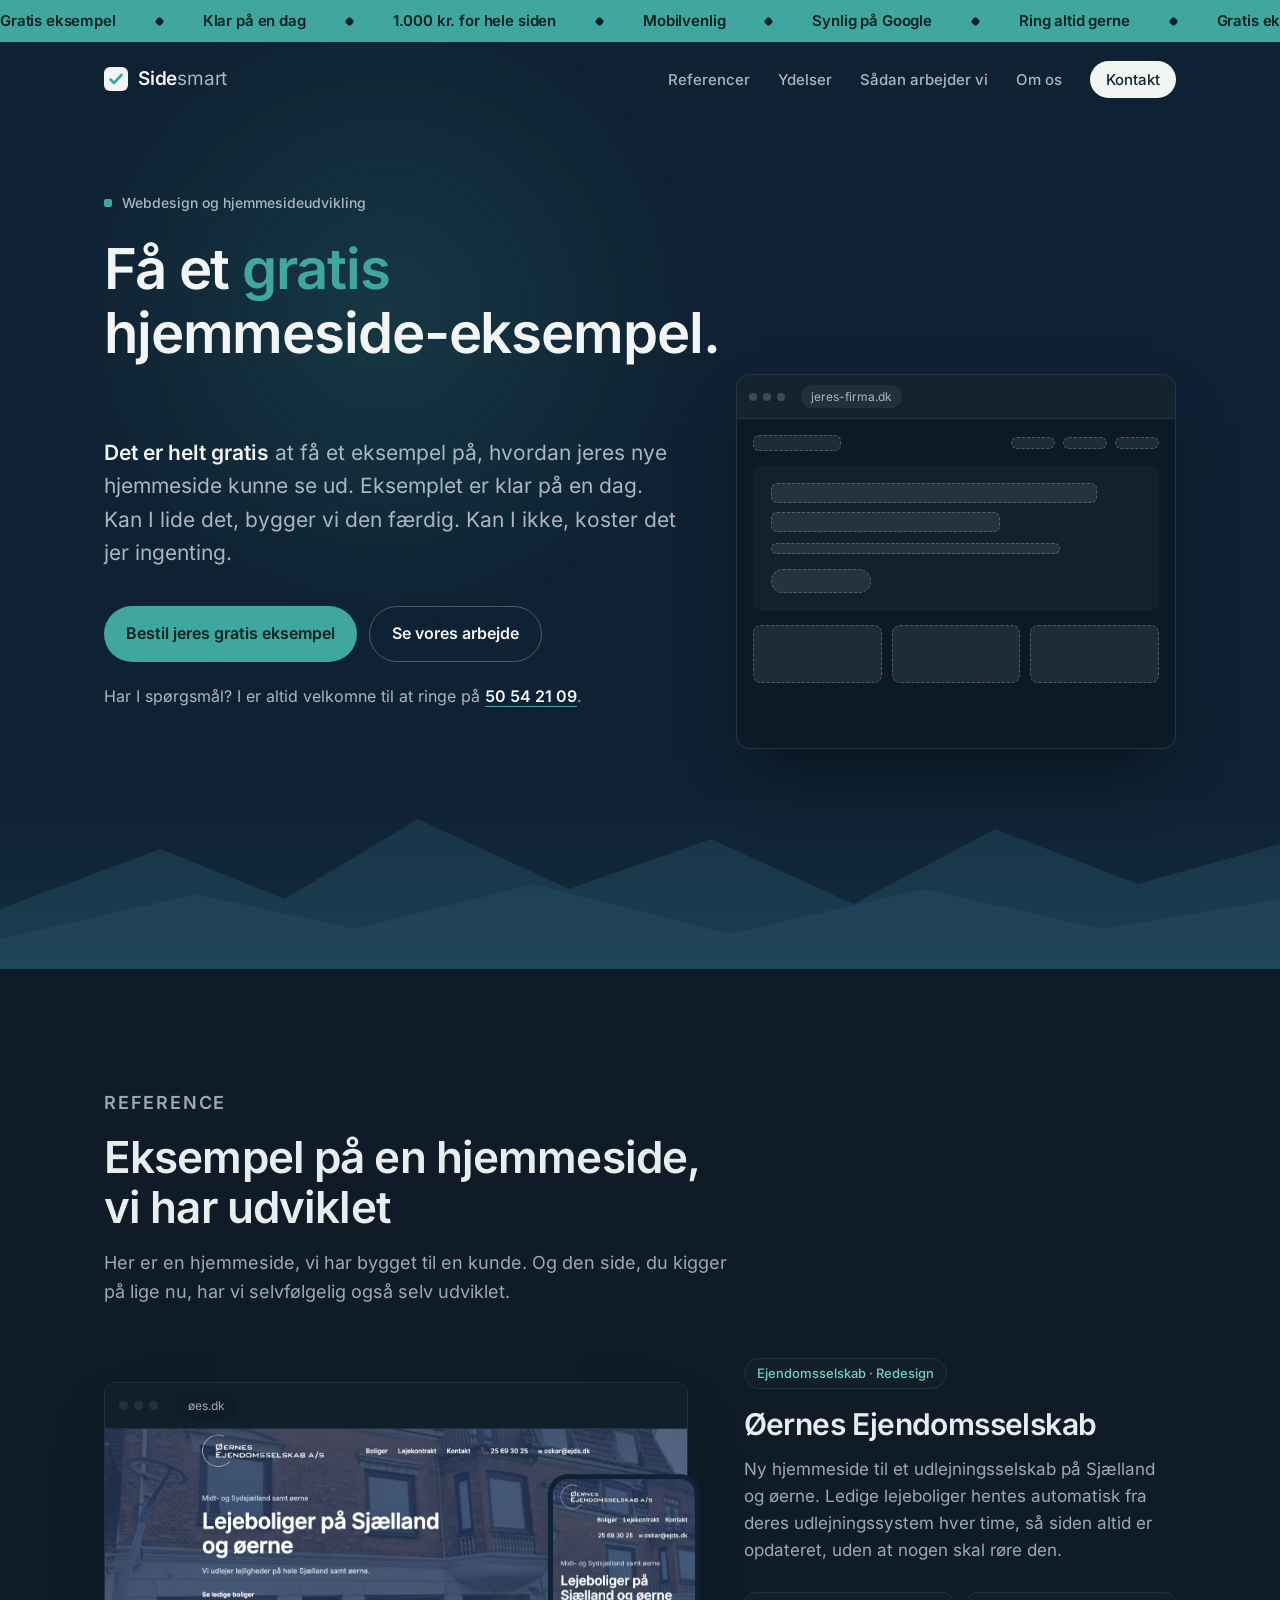
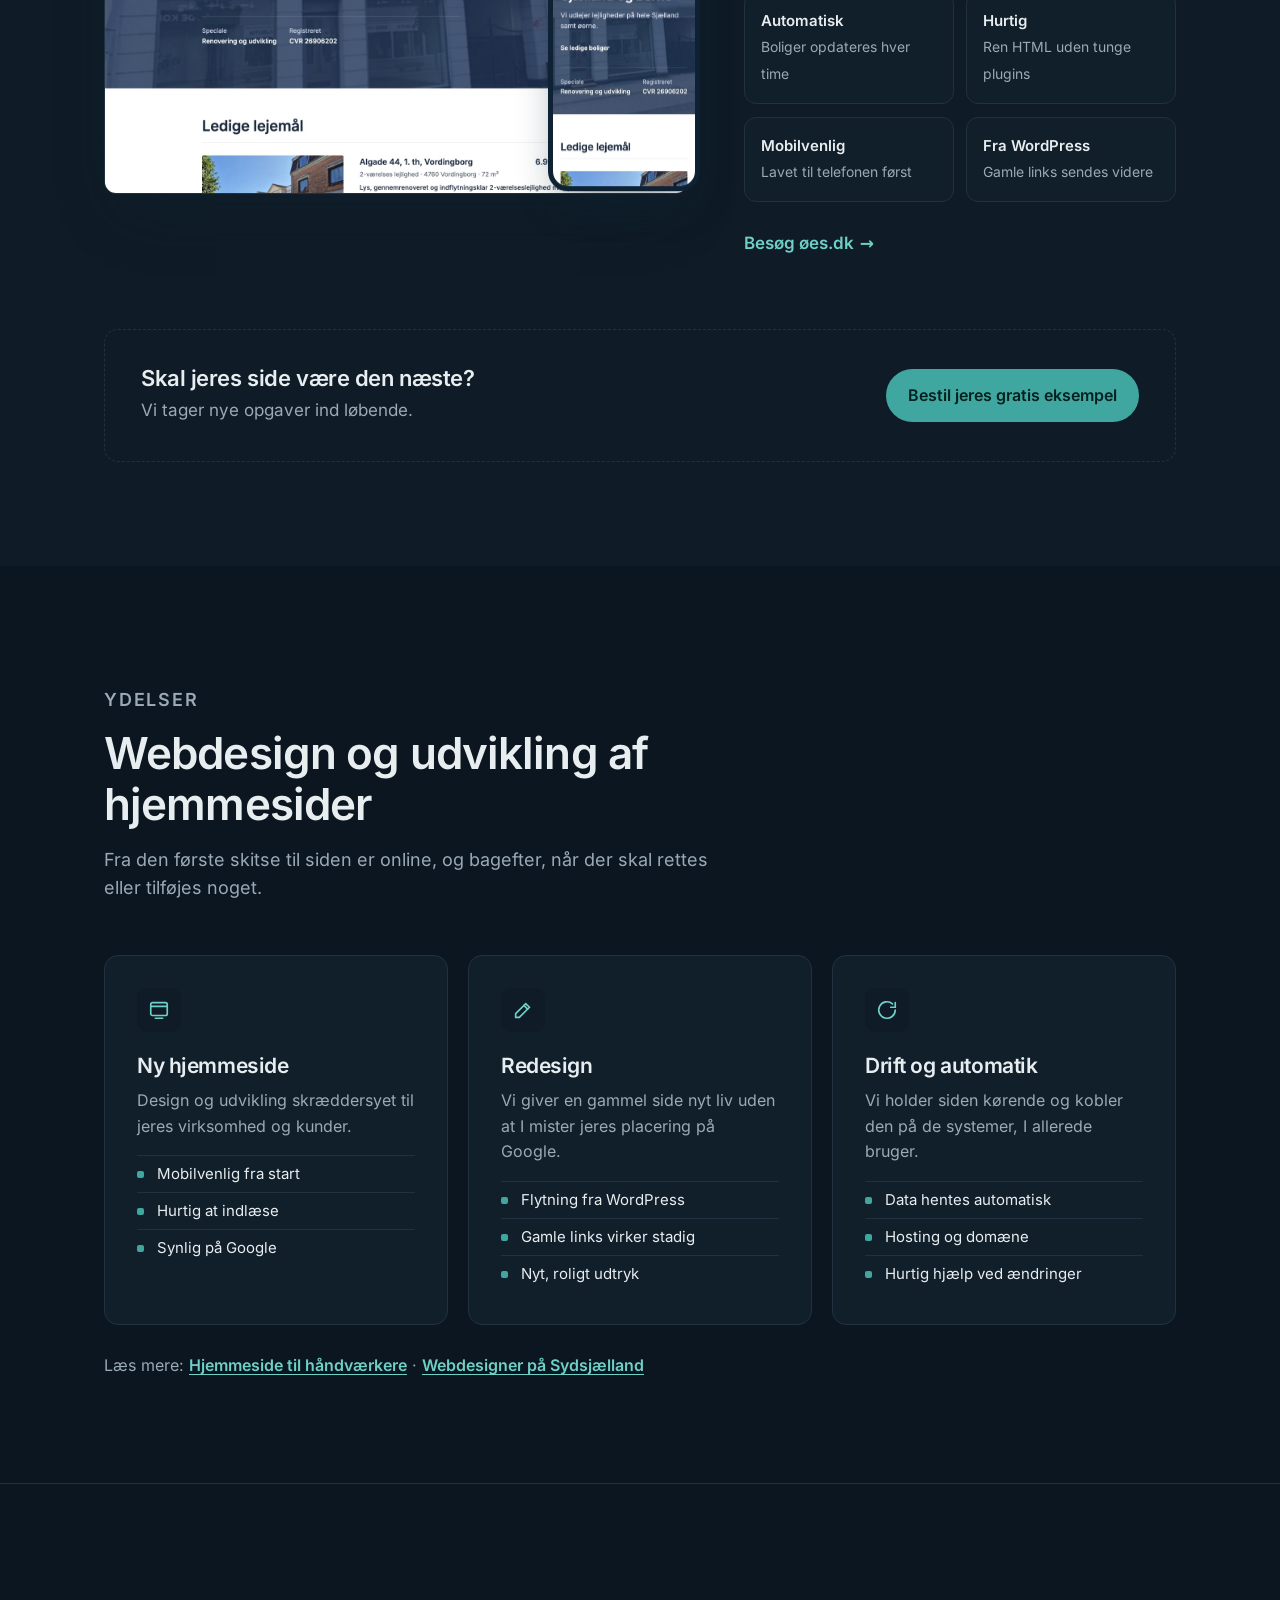
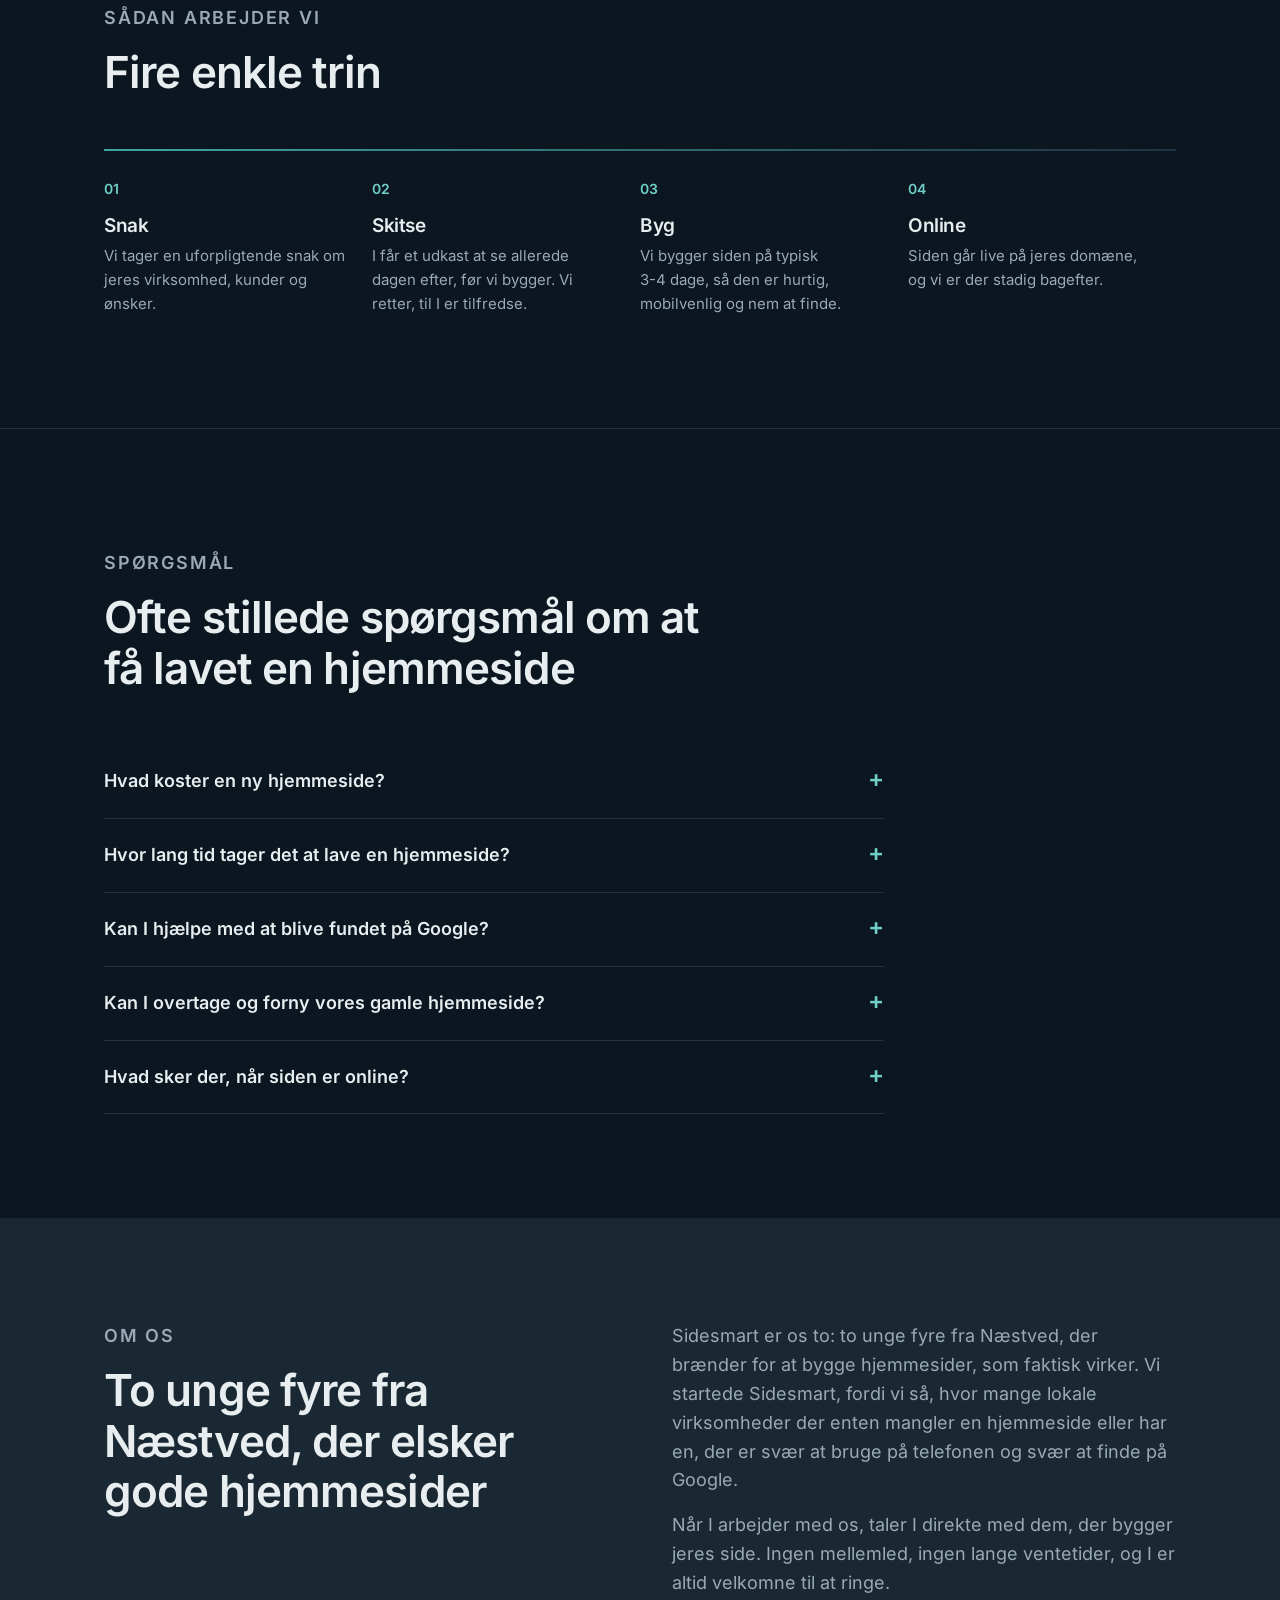
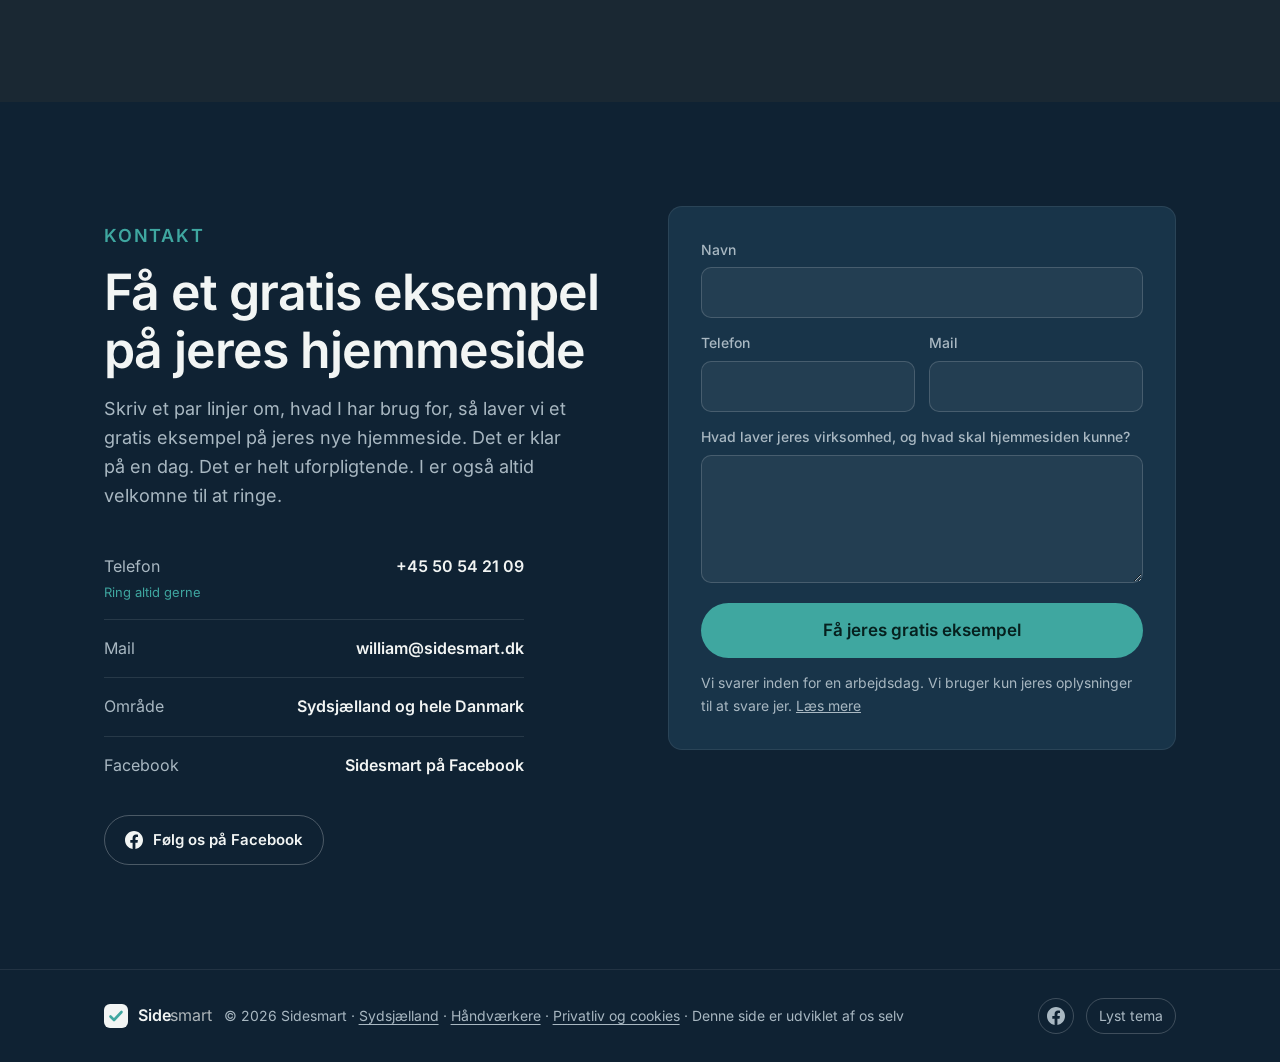
<file: index.html>
<!doctype html>
<html lang="da">
<head>
<meta charset="utf-8">
<meta name="viewport" content="width=device-width, initial-scale=1, viewport-fit=cover">
<title>Hjemmeside udvikling og webdesign til virksomheder | Sidesmart</title>
<meta name="description" content="Få en ny hjemmeside, der er hurtig, mobilvenlig og nem at finde på Google. Sidesmart står for webdesign og udvikling af hjemmesider til danske virksomheder. Få et gratis hjemmeside-eksempel.">
<link rel="canonical" href="https://sidesmart.dk/">
<link rel="icon" href="favicon.svg" type="image/svg+xml">
<meta property="og:type" content="website">
<meta property="og:locale" content="da_DK">
<meta property="og:site_name" content="Sidesmart">
<meta property="og:url" content="https://sidesmart.dk/">
<meta property="og:title" content="Få et gratis hjemmeside-eksempel | Sidesmart">
<meta property="og:description" content="Se gratis, hvordan jeres nye hjemmeside kunne se ud. Hurtige, mobilvenlige hjemmesider til danske virksomheder.">
<meta property="og:image" content="https://sidesmart.dk/og-billede.jpg">
<meta property="og:image:width" content="1200">
<meta property="og:image:height" content="630">
<meta property="og:image:alt" content="Sidesmart: Få et gratis hjemmeside-eksempel">
<meta name="twitter:card" content="summary_large_image">
<script type="application/ld+json">
{
  "@context": "https://schema.org",
  "@graph": [
    {
      "@type": "ProfessionalService",
      "@id": "https://sidesmart.dk/#virksomhed",
      "name": "Sidesmart",
      "description": "Webdesign og udvikling af hjemmesider til danske virksomheder.",
      "url": "https://sidesmart.dk/",
      "logo": "https://sidesmart.dk/favicon.svg",
      "image": "https://sidesmart.dk/og-billede.jpg",
      "email": "william@sidesmart.dk",
      "telephone": "+45 50 54 21 09",
      "address": { "@type": "PostalAddress", "addressLocality": "Lundby", "postalCode": "4750", "addressCountry": "DK" },
      "areaServed": [{ "@type": "AdministrativeArea", "name": "Sydsjælland" }, { "@type": "City", "name": "Vordingborg" }, { "@type": "City", "name": "Næstved" }, { "@type": "Country", "name": "Danmark" }],
      "sameAs": ["https://www.facebook.com/profile.php?id=61597050597617"],
      "knowsAbout": ["Webdesign", "Hjemmesideudvikling", "Redesign af hjemmesider", "Søgemaskineoptimering"]
    },
    {
      "@type": "FAQPage",
      "mainEntity": [
        { "@type": "Question", "name": "Hvad koster en ny hjemmeside?",
          "acceptedAnswer": { "@type": "Answer", "text": "I får først et gratis eksempel på jeres nye hjemmeside. Kan I lide det, koster hele hjemmesiden 1.000 kr. Hosting koster 300 kr. om måneden eller 3.200 kr. om året." } },
        { "@type": "Question", "name": "Hvor lang tid tager det at lave en hjemmeside?",
          "acceptedAnswer": { "@type": "Answer", "text": "Typisk er jeres hjemmeside klar på 3-4 dage, og det tager højst en uge." } },
        { "@type": "Question", "name": "Kan I hjælpe med at blive fundet på Google?",
          "acceptedAnswer": { "@type": "Answer", "text": "Ja. Alle vores hjemmesider bygges hurtige, mobilvenlige og med de rigtige titler, beskrivelser og strukturerede data, så Google nemt kan forstå dem." } },
        { "@type": "Question", "name": "Kan I overtage og forny vores gamle hjemmeside?",
          "acceptedAnswer": { "@type": "Answer", "text": "Ja. Vi kan flytte jer fra fx WordPress til en ny side og sørge for, at gamle links sendes videre, så I ikke mister jeres placering på Google." } },
        { "@type": "Question", "name": "Hvad sker der, når siden er online?",
          "acceptedAnswer": { "@type": "Answer", "text": "Vi kan stå for hosting, domæne og løbende ændringer, så I ikke selv skal tænke på det." } }
      ]
    }
  ]
}
</script>
<meta name="theme-color" content="#0F2233">
<script>/* Mørkt tema som udgangspunkt; brugerens eget valg (knappen i bunden) huskes */(function(){var t="dark";try{t=localStorage.getItem("tema")||"dark"}catch(e){}document.documentElement.setAttribute("data-theme",t)})();</script>
<link rel="preload" href="inter-600.woff2" as="font" type="font/woff2" crossorigin>
<script>/* Effekter: kun uden "reducer bevægelse". Sikkerhedsnet: vis alt efter 3 sek. */(function(){var r=document.documentElement;if(matchMedia("(prefers-reduced-motion: reduce)").matches)return;r.classList.add("motion");setTimeout(function(){r.classList.add("klar")},3000)})();</script>
<style>
@font-face{font-family:"Inter";font-weight:400;font-display:swap;src:url(inter-400.woff2) format("woff2")}
@font-face{font-family:"Inter";font-weight:500;font-display:swap;src:url(inter-500.woff2) format("woff2")}
@font-face{font-family:"Inter";font-weight:600;font-display:swap;src:url(inter-600.woff2) format("woff2")}

:root{
  --fjord:#0F2233; --fjord-2:#183449; --ink:#14212E; --muted:#5A6878;
  --bg:#FAFAF7; --card:#FFFFFF; --soft:#EEF1EF; --line:#DDE3E3;
  --pixel:#3FA7A0; --pixel-ink:#0B6B66; --sand:#E9E2D4;
  --on-dark:#F2F5F4; --on-dark-muted:#A9B8C2;
  --sans:"Inter",system-ui,-apple-system,"Segoe UI",sans-serif;
  --wrap:1120px; --r:14px;
  color-scheme:light;
}
@media (prefers-color-scheme:dark){
  :root:not([data-theme="light"]){
    --ink:#E8EEF0; --muted:#9AAAB6; --bg:#0B1620; --card:#111F2B; --soft:#0F1C27;
    --line:#203241; --pixel-ink:#6FD0C8; --sand:#1A2833; color-scheme:dark;
  }
}
:root[data-theme="dark"]{
  --ink:#E8EEF0; --muted:#9AAAB6; --bg:#0B1620; --card:#111F2B; --soft:#0F1C27;
  --line:#203241; --pixel-ink:#6FD0C8; --sand:#1A2833; color-scheme:dark;
}

*,*::before,*::after{box-sizing:border-box}
html{scroll-behavior:smooth;-webkit-text-size-adjust:100%}
body{margin:0;background:var(--bg);color:var(--ink);font:400 17px/1.6 var(--sans);-webkit-font-smoothing:antialiased}
img{max-width:100%;height:auto;display:block}
a{color:inherit}
h1,h2,h3{font-weight:600;letter-spacing:-.02em;line-height:1.15;margin:0}
p{margin:0}
.wrap{max-width:var(--wrap);margin:0 auto;padding:0 24px}
@media (max-width:600px){.wrap{padding:0 16px}}
.skip{position:absolute;left:-999px;top:8px;background:var(--card);padding:8px 12px;border-radius:8px;z-index:10}
.skip:focus{left:8px}
:focus-visible{outline:2px solid var(--pixel);outline-offset:3px;border-radius:4px}

/* Logo */
.logo{display:inline-flex;align-items:center;gap:10px;text-decoration:none;font-weight:600;font-size:19px;letter-spacing:-.01em}
.logo-mark{width:24px;height:24px;flex:none}
.logo b{font-weight:400;opacity:.7}

/* Header + hero */
.hero{background:var(--fjord);color:var(--on-dark);position:relative;overflow:hidden}
.hero::after{content:"";position:absolute;inset:auto 0 0 0;height:180px;pointer-events:none;
  background:
    linear-gradient(180deg,transparent,rgba(63,167,160,.08)),
    url("data:image/svg+xml,%3Csvg xmlns='http://www.w3.org/2000/svg' viewBox='0 0 1440 180' preserveAspectRatio='none'%3E%3Cpath d='M0 120 L180 60 L320 110 L470 30 L640 100 L800 50 L960 115 L1120 40 L1280 95 L1440 55 L1440 180 L0 180Z' fill='%23183449'/%3E%3Cpath d='M0 150 L220 105 L400 140 L600 95 L820 145 L1040 100 L1240 140 L1440 110 L1440 180 L0 180Z' fill='%231E3D54'/%3E%3C/svg%3E") bottom/100% 100% no-repeat}
header{display:flex;align-items:center;justify-content:space-between;padding:22px 0;position:relative;z-index:2}
nav ul{list-style:none;display:flex;gap:28px;margin:0;padding:0;align-items:center}
nav a{text-decoration:none;font-weight:500;font-size:15px;color:var(--on-dark-muted)}
nav a:hover{color:var(--on-dark)}
nav .cta-small{color:var(--fjord);background:var(--on-dark);padding:9px 16px;border-radius:999px}
nav .cta-small:hover{color:var(--fjord);background:#fff}
@media (max-width:760px){nav li:not(:last-child){display:none}}

.hero-inner{position:relative;z-index:2;padding:72px 0 220px}
.eyebrow{display:inline-flex;align-items:center;gap:10px;font-size:14px;font-weight:500;color:var(--on-dark-muted);margin-bottom:22px}
.eyebrow::before{content:"";width:8px;height:8px;background:var(--pixel);border-radius:2px}
.hero h1{font-size:clamp(34px,4.4vw,60px)}
.hero h1 em{font-style:normal;color:var(--pixel)}
.hero .lead strong{color:var(--on-dark);font-weight:600}
.hero .lead{font-size:clamp(18px,2vw,21px);color:var(--on-dark-muted);margin-top:22px;max-width:860px}
/* Forside: tekst til venstre, animation til højre */
.hero-row{display:grid;grid-template-columns:minmax(0,1fr) 440px;gap:56px;align-items:center;margin-top:8px}
.hero-row .lead{max-width:none}
@media (max-width:960px){.hero-row{grid-template-columns:1fr;gap:44px}.demo{max-width:440px;width:100%}}

/* Animation af en hjemmeside, der bygges: 1 skitse -> 2 design -> 3 tekst -> klar. Løkke på 7 sek.
   Grundtilstanden er skitsen, så animationen aldrig starter tom. */
.demo{position:relative;background:#0B1A27;border:1px solid rgba(255,255,255,.12);border-radius:14px;overflow:hidden;box-shadow:0 30px 60px -24px rgba(0,0,0,.6);--t:7s;--sk:rgba(255,255,255,.08);--skl:rgba(255,255,255,.22)}
.demo-bar{display:flex;align-items:center;gap:6px;padding:10px 12px;background:rgba(255,255,255,.04);border-bottom:1px solid rgba(255,255,255,.08)}
.demo-bar i{width:8px;height:8px;border-radius:50%;background:rgba(255,255,255,.18)}
.demo-bar span{margin-left:10px;font-size:12px;color:var(--on-dark-muted);background:rgba(255,255,255,.06);padding:2px 10px;border-radius:999px}
.demo-page{padding:16px;display:grid;gap:14px;aspect-ratio:4/3;align-content:start}
.demo-page b{--bar:rgba(255,255,255,.35);display:flex;align-items:center;border-radius:6px;background:var(--sk);outline:1px dashed var(--skl);outline-offset:-1px;animation:d-sk var(--t) ease-in-out infinite;font-weight:400;overflow:hidden}
.demo-page b i{font-style:normal;white-space:nowrap;overflow:hidden;text-overflow:ellipsis;opacity:0;animation:d-txt var(--t) ease-in-out infinite;line-height:1}
.d-nav{display:flex;gap:8px;align-items:center}
.d-nav b{height:12px;width:44px;justify-content:center}
.d-nav b i{font-size:9.5px;color:var(--on-dark-muted)}
.d-nav .d-logo{--bar:#3FA7A0;width:88px;height:16px;margin-right:auto;justify-content:flex-start}
.d-logo i{font-size:12px;font-weight:600;color:#6FD0C8}
.d-hero{border-radius:10px;padding:18px;display:grid;gap:9px;align-content:center;background:rgba(255,255,255,.03);animation:d-hero var(--t) ease-in-out infinite;min-height:46%}
.d-title{--bar:#F2F5F4;height:20px;width:88%}
.d-title.short{width:62%}
.d-title i{font-size:clamp(14px,1.5vw,17px);font-weight:600;color:#F2F5F4;letter-spacing:-.01em}
.d-text{--bar:rgba(169,184,194,.55);height:11px;width:78%;margin-top:2px}
.d-text i{font-size:10.5px;color:#A9B8C2}
.d-btn{height:24px;width:100px;border-radius:999px!important;margin-top:6px;justify-content:center;animation-name:d-btn!important}
.d-btn i{font-size:10.5px;font-weight:600;color:#06201E}
.d-cards{display:grid;grid-template-columns:repeat(3,1fr);gap:10px}
.d-cards b{height:58px;border-radius:8px;align-items:flex-end;padding:0 10px 9px;animation-name:d-card!important}
.d-cards b i{font-size:10.5px;font-weight:600;color:#14212E}
/* teksten "skrives" ind efter hinanden i fase 3 */
.d-nav b:nth-child(2) i{animation-delay:.05s}.d-nav b:nth-child(3) i{animation-delay:.1s}.d-nav b:nth-child(4) i{animation-delay:.15s}
.d-title i{animation-delay:.1s}.d-title.short i{animation-delay:.25s}.d-text i{animation-delay:.4s}.d-btn i{animation-delay:.5s}
.d-cards b:nth-child(1) i{animation-delay:.55s}.d-cards b:nth-child(2) i{animation-delay:.6s}.d-cards b:nth-child(3) i{animation-delay:.65s}

/* Fase 1: 0-25 %  ·  Fase 2: 30-48 %  ·  Fase 3: 52-72 %  ·  Klar: 74-92 % */
@keyframes d-sk{0%,25%{background:var(--sk);outline-color:var(--skl)}30%,48%{background:var(--bar);outline-color:transparent}54%,91%{background:transparent;outline-color:transparent}97%,100%{background:var(--sk);outline-color:var(--skl)}}
@keyframes d-btn{0%,25%{background:var(--sk);outline-color:var(--skl)}30%,91%{background:#3FA7A0;outline-color:transparent}97%,100%{background:var(--sk);outline-color:var(--skl)}}
@keyframes d-card{0%,25%{background:var(--sk);outline-color:var(--skl);box-shadow:none}30%,91%{background:#F2F5F4;outline-color:transparent;box-shadow:inset 0 4px 0 #3FA7A0}97%,100%{background:var(--sk);outline-color:var(--skl);box-shadow:none}}
@keyframes d-txt{0%,50%{opacity:0;transform:translateY(3px)}56%,91%{opacity:1;transform:none}96%,100%{opacity:0}}
@keyframes d-hero{0%,25%{background:rgba(255,255,255,.03)}30%,91%{background:linear-gradient(135deg,#183449,#1F5E62)}97%,100%{background:rgba(255,255,255,.03)}}

.demo-steps{position:absolute;right:10px;top:6px;height:24px;min-width:150px}
.demo-steps span{position:absolute;right:0;top:0;white-space:nowrap;font-size:12px;font-weight:600;padding:3px 11px;border-radius:999px;background:rgba(11,26,39,.85);color:var(--on-dark);border:1px solid rgba(255,255,255,.14);opacity:0;animation:var(--t) ease-in-out infinite}
.demo-steps .s1{animation-name:d-s1}
.demo-steps .s2{animation-name:d-s2}
.demo-steps .s3{animation-name:d-s3}
.demo-steps .s4{animation-name:d-s4;background:#3FA7A0;color:#06201E;border-color:transparent}
/* "1. Skitse" er synlig fra første øjeblik */
@keyframes d-s1{0%,25%{opacity:1}29%,96%{opacity:0}100%{opacity:1}}
@keyframes d-s2{0%,28%{opacity:0}31%,47%{opacity:1}51%,100%{opacity:0}}
@keyframes d-s3{0%,50%{opacity:0}53%,70%{opacity:1}73%,100%{opacity:0}}
@keyframes d-s4{0%,72%{opacity:0;transform:scale(.9)}76%,91%{opacity:1;transform:none}95%,100%{opacity:0}}

@media (prefers-reduced-motion:reduce){
  .demo *{animation:none!important}
  .d-hero{background:linear-gradient(135deg,#183449,#1F5E62)}
  .demo-page b{outline-color:transparent;background:transparent}
  .demo-page b i{opacity:1}
  .d-btn{background:#3FA7A0}
  .d-cards b{background:#F2F5F4;box-shadow:inset 0 4px 0 #3FA7A0}
  .demo-steps .s1{opacity:0}.demo-steps .s4{opacity:1}
}

.call-line{margin-top:22px;font-size:16px;color:var(--on-dark-muted)}
.call-line a{color:var(--on-dark);font-weight:600;text-decoration:none;border-bottom:1px solid var(--pixel);white-space:nowrap}
.call-line a:hover{color:var(--pixel)}
.contact-row small{display:block;font-size:13px;color:var(--pixel);margin-top:2px}
.btns{display:flex;flex-wrap:wrap;gap:12px;margin-top:36px}
.btn{display:inline-flex;align-items:center;gap:8px;padding:14px 22px;border-radius:999px;font-weight:600;font-size:16px;text-decoration:none;transition:transform .15s,background .15s}
.btn:hover{transform:translateY(-1px)}
.btn-primary{background:var(--pixel);color:#06201E}
.btn-primary:hover{background:#52B8B1}
.btn-ghost{color:var(--on-dark);border:1px solid rgba(255,255,255,.25)}
.btn-ghost:hover{border-color:rgba(255,255,255,.6)}

/* Sections */
section{padding:104px 0}
@media (max-width:600px){section{padding:72px 0}}
.sec-head{max-width:640px;margin-bottom:52px}
.kicker{font-size:13px;font-weight:600;letter-spacing:.1em;text-transform:uppercase;color:var(--pixel-ink);margin-bottom:14px}
.sec-head h2{font-size:clamp(30px,4vw,44px)}
.sec-head p{color:var(--muted);margin-top:16px;font-size:18px}

/* Services */
.grid3{display:grid;grid-template-columns:repeat(3,1fr);gap:20px}
@media (max-width:900px){.grid3{grid-template-columns:1fr}}
.card{background:var(--card);border:1px solid var(--line);border-radius:var(--r);padding:32px}
.card .ico{width:44px;height:44px;border-radius:10px;background:var(--soft);display:grid;place-items:center;margin-bottom:22px;color:var(--pixel-ink)}
.card h3{font-size:21px;margin-bottom:10px}
.card p{color:var(--muted);font-size:16px}
.card ul{margin:16px 0 0;padding:0;list-style:none;font-size:15px}
.card li{padding:6px 0 6px 20px;position:relative;border-top:1px solid var(--line)}
.card li::before{content:"";position:absolute;left:0;top:15px;width:7px;height:7px;background:var(--pixel);border-radius:2px}

/* References */
#referencer{background:var(--soft)}
.case{display:grid;grid-template-columns:1.35fr 1fr;gap:56px;align-items:center}
@media (max-width:900px){.case{grid-template-columns:1fr;gap:36px}}
.shots{position:relative;padding-bottom:40px}
.browser{background:var(--card);border-radius:12px;overflow:hidden;box-shadow:0 30px 60px -20px rgba(15,34,51,.35);border:1px solid var(--line)}
.browser-bar{display:flex;align-items:center;gap:6px;padding:10px 14px;background:var(--card);border-bottom:1px solid var(--line)}
.browser-bar i{width:9px;height:9px;border-radius:50%;background:var(--line)}
.browser-bar span{margin-left:12px;font-size:12px;color:var(--muted);background:var(--soft);padding:3px 12px;border-radius:999px}
.phone{position:absolute;right:-12px;bottom:0;width:26%;border-radius:20px;overflow:hidden;border:5px solid #0F2233;box-shadow:0 20px 40px -12px rgba(15,34,51,.45);background:#0F2233}
@media (max-width:600px){.phone{right:-4px;width:30%;border-width:4px;border-radius:14px}}
.case-tag{display:inline-block;font-size:13px;font-weight:500;color:var(--pixel-ink);background:var(--card);border:1px solid var(--line);border-radius:999px;padding:4px 12px;margin-bottom:18px}
.case h3{font-size:30px}
.case p{color:var(--muted);margin-top:14px}
.facts{display:grid;grid-template-columns:1fr 1fr;gap:12px;margin:28px 0}
.fact{background:var(--card);border:1px solid var(--line);border-radius:12px;padding:16px}
.fact strong{display:block;font-size:15px;font-weight:600}
.fact span{font-size:14px;color:var(--muted)}
.link-arrow{font-weight:600;color:var(--pixel-ink);text-decoration:none;display:inline-flex;gap:6px;align-items:center}
.link-arrow:hover{text-decoration:underline;text-underline-offset:4px}
.next-case{margin-top:72px;border:1.5px dashed var(--line);border-radius:var(--r);padding:36px;display:flex;flex-wrap:wrap;gap:20px;align-items:center;justify-content:space-between}
.next-case h3{font-size:22px}
.next-case p{color:var(--muted);margin-top:6px}
.btn-dark{background:var(--fjord);color:var(--on-dark)}
:root[data-theme="dark"] .btn-dark{background:var(--pixel);color:#06201E}
@media (prefers-color-scheme:dark){:root:not([data-theme="light"]) .btn-dark{background:var(--pixel);color:#06201E}}

/* Process */
.steps{display:grid;grid-template-columns:repeat(4,1fr);gap:0;counter-reset:s;border-top:1px solid var(--line)}
@media (max-width:900px){.steps{grid-template-columns:1fr 1fr}}
@media (max-width:560px){.steps{grid-template-columns:1fr}}
.step{padding:28px 24px 8px 0;counter-increment:s}
.step::before{content:"0" counter(s);display:block;font-size:14px;font-weight:600;color:var(--pixel-ink);margin-bottom:14px}
.step h3{font-size:19px;margin-bottom:8px}
.step p{color:var(--muted);font-size:15px}

#proces{border-top:1px solid var(--line)}

.nowrap{white-space:nowrap}

/* FAQ */
#spoergsmaal{border-top:1px solid var(--line)}
.faq{max-width:780px}
.faq details{border-bottom:1px solid var(--line)}
.faq summary{list-style:none;cursor:pointer;display:flex;justify-content:space-between;gap:20px;padding:22px 0;font-weight:600;font-size:18px}
.faq summary::-webkit-details-marker{display:none}
.faq summary::after{content:"+";display:inline-block;color:var(--pixel-ink);font-size:24px;line-height:1;transition:transform .2s}
.faq details[open] summary::after{transform:rotate(45deg)}
.faq .prices{list-style:none;margin:-8px 0 22px;padding:0;max-width:420px}
.faq .prices li{display:flex;justify-content:space-between;gap:16px;padding:10px 0;border-bottom:1px solid var(--line);color:var(--muted)}
.faq .prices li:last-child{border-bottom:0}
.faq .prices strong{color:var(--ink);white-space:nowrap}
.faq .prices .save{font-style:normal;font-size:12px;font-weight:600;color:var(--pixel-ink);margin-left:6px;white-space:nowrap}
.faq details p{color:var(--muted);padding:0 0 22px;max-width:680px}

/* About */
#om{background:var(--sand)}
.about{display:grid;grid-template-columns:1fr 1fr;gap:64px;align-items:start}
@media (max-width:900px){.about{grid-template-columns:1fr;gap:32px}}
.about h2{font-size:clamp(30px,4vw,44px)}
.about p+p{margin-top:16px}
.about p{color:var(--muted);font-size:18px}
.values{display:grid;gap:14px}
.value{display:flex;gap:16px;align-items:flex-start;background:var(--card);border-radius:12px;padding:20px;border:1px solid var(--line)}
.value b{flex:none;width:10px;height:10px;margin-top:8px;background:var(--pixel);border-radius:2px}
.value strong{display:block}
.value span{color:var(--muted);font-size:15px}

/* Contact */
#kontakt{background:var(--fjord);color:var(--on-dark)}
.contact{display:grid;grid-template-columns:1fr 1fr;gap:56px;align-items:start}
@media (max-width:900px){.contact{grid-template-columns:1fr;gap:36px}}
#kontakt h2{font-size:clamp(32px,4.4vw,50px)}
#kontakt p{color:var(--on-dark-muted);font-size:18px;margin-top:16px;max-width:480px}
.contact-box{background:var(--fjord-2);border-radius:var(--r);padding:32px;border:1px solid rgba(255,255,255,.08)}
.contact-row{display:flex;justify-content:space-between;gap:16px;padding:16px 0;border-bottom:1px solid rgba(255,255,255,.1);font-size:16px}
.contact-row:last-of-type{border-bottom:0}
.contact-row span{color:var(--on-dark-muted)}
.contact-row a{text-decoration:none;font-weight:600;word-break:break-all}
.contact-row a:hover{color:var(--pixel)}
.contact-box .btn{width:100%;justify-content:center;margin-top:20px}
.contact-list{margin-top:28px;max-width:420px}
.contact-form{display:grid;gap:14px}
.contact-form label{display:grid;gap:6px;font-size:14px;font-weight:500;color:var(--on-dark-muted)}
.contact-form input,.contact-form textarea{font:inherit;font-size:16px;color:var(--on-dark);background:rgba(255,255,255,.05);border:1px solid rgba(255,255,255,.16);border-radius:10px;padding:12px 14px;width:100%}
.contact-form textarea{resize:vertical;min-height:110px}
.contact-form input:focus,.contact-form textarea:focus{outline:2px solid var(--pixel);outline-offset:0;border-color:transparent}
.form-2{display:grid;grid-template-columns:1fr 1fr;gap:14px}
@media (max-width:520px){.form-2{grid-template-columns:1fr}}
.contact-form .btn{margin-top:6px;border:0;cursor:pointer;font:inherit;font-weight:600}
.contact-form .btn[disabled]{opacity:.6;cursor:wait}
#kontakt .form-note a{color:inherit}
#kontakt .form-note{font-size:14px;margin:0;max-width:none}
#kontakt .form-note.ok{color:var(--pixel)}
#kontakt .form-note.fejl{color:#F2A7A0}
.hp{position:absolute;left:-9999px;width:1px;height:1px;opacity:0}


footer{background:var(--fjord);color:var(--on-dark-muted);font-size:14px;border-top:1px solid rgba(255,255,255,.08)}
footer .wrap{display:flex;flex-wrap:wrap;gap:12px;justify-content:space-between;align-items:center;padding-top:28px;padding-bottom:28px}
footer .logo{color:var(--on-dark);font-size:16px}
.foot-link{color:inherit;text-underline-offset:3px}
.foot-link:hover{color:var(--on-dark)}
.more-links{margin-top:28px;color:var(--muted);font-size:16px}
.more-links a{color:var(--pixel-ink);font-weight:600;text-underline-offset:3px}
.fb-btn{display:inline-flex;align-items:center;gap:10px;margin-top:20px;padding:12px 20px;border-radius:999px;border:1px solid rgba(255,255,255,.25);color:var(--on-dark);font-weight:600;font-size:15px;text-decoration:none}
.fb-btn:hover{border-color:#1877F2;color:#fff;background:#1877F2}
.fb-foot{display:inline-grid;place-items:center;width:36px;height:36px;border-radius:50%;border:1px solid rgba(255,255,255,.2);color:var(--on-dark-muted)}
.fb-foot:hover{color:#fff;background:#1877F2;border-color:#1877F2}
footer .wrap > .fb-foot{margin-left:auto}
.theme-btn{background:none;border:1px solid rgba(255,255,255,.2);color:var(--on-dark-muted);border-radius:999px;padding:6px 12px;font:inherit;cursor:pointer}
.theme-btn:hover{color:var(--on-dark)}

/* Ring nu-knap på mobil */
.call-fab{display:none}
@media (max-width:760px){
  .call-fab{position:fixed;right:16px;bottom:calc(16px + env(safe-area-inset-bottom,0px));z-index:20;display:inline-flex;align-items:center;gap:8px;padding:13px 20px;border-radius:999px;background:var(--pixel);color:#06201E;font-weight:600;font-size:16px;text-decoration:none;box-shadow:0 10px 24px -6px rgba(0,0,0,.45)}
  footer .wrap{padding-bottom:96px}
}

@media (prefers-reduced-motion:reduce){html{scroll-behavior:auto}.btn{transition:none}}

/* ================= Effekter ================= */
/* hero ind */
.linje{display:block;overflow:hidden;padding-bottom:.06em;margin-bottom:-.06em}
.linje>span{display:block}
.motion .linje>span{transform:translateY(110%);transition:transform 1.1s cubic-bezier(.2,.85,.2,1);transition-delay:var(--d,0s)}
.motion.klar .linje>span{transform:none}
.motion .op{opacity:0;transform:translateY(24px);transition:opacity 1s ease,transform 1s cubic-bezier(.2,.85,.2,1);transition-delay:var(--d,0s)}
.motion.klar .op{opacity:1;transform:none}
.motion .demo.op{transform:translateY(40px) scale(.96)}
.motion.klar .demo.op{transform:none}
.demo{will-change:transform}
.spot{position:absolute;left:0;top:0;z-index:1;width:640px;height:640px;margin:-320px 0 0 -320px;border-radius:50%;pointer-events:none;background:radial-gradient(closest-side,rgba(63,167,160,.16),transparent);transform:translate3d(30vw,30vh,0);transition:opacity .6s;opacity:0}
.mus .spot{opacity:1}

/* løbebånd */
.baand{background:var(--pixel);color:#06201E;overflow:hidden;padding:9px 0;position:relative;z-index:3}
.baand-spor{display:flex;gap:40px;width:max-content;font-weight:600;font-size:15px;letter-spacing:-.01em;white-space:nowrap;animation:loeb 40s linear infinite;will-change:transform}
.baand-spor span{display:flex;align-items:center;gap:40px}
.baand-spor span::after{content:"";width:7px;height:7px;background:#06201E;border-radius:2px;transform:rotate(45deg)}
@keyframes loeb{to{transform:translateX(-50%)}}

/* afsløring ved scroll */
.motion [data-vis]{opacity:0;transform:translateY(40px);transition:opacity .9s ease,transform .9s cubic-bezier(.2,.85,.2,1);transition-delay:var(--d,0s)}
.motion [data-vis].synlig{opacity:1;transform:none}
.motion .steps[data-vis]{opacity:1;transform:none;border-top-color:transparent;position:relative}
.steps[data-vis]::before{content:"";position:absolute;left:0;right:0;top:-1px;height:2px;background:linear-gradient(90deg,var(--pixel),var(--line));transform:scaleX(0);transform-origin:left;transition:transform 1.4s cubic-bezier(.2,.85,.2,1)}
.steps.synlig::before{transform:scaleX(1)}
.shots .phone{transition:none;will-change:transform}

/* vippende kort med lys */
.vip{position:relative;transition:transform .3s ease-out,box-shadow .3s;will-change:transform}
.vip::after{content:"";position:absolute;inset:0;border-radius:inherit;pointer-events:none;opacity:0;transition:opacity .3s;background:radial-gradient(320px circle at var(--mx,50%) var(--my,50%),rgba(63,167,160,.16),transparent 60%)}
.vip:hover{box-shadow:0 30px 50px -28px rgba(0,0,0,.45)}
.vip:hover::after{opacity:1}

/* musemarkør */
.cursor{display:none}
.mus .cursor{display:grid;place-items:center;position:fixed;left:0;top:0;z-index:150;pointer-events:none;width:12px;height:12px;margin:-6px 0 0 -6px;border-radius:50%;background:var(--pixel);box-shadow:0 0 0 1.5px rgba(255,255,255,.55);transition:width .35s cubic-bezier(.2,.85,.2,1),height .35s cubic-bezier(.2,.85,.2,1),margin .35s cubic-bezier(.2,.85,.2,1),opacity .2s,background .2s}
.cursor::after{content:attr(data-tekst);font:600 13px/1 var(--sans);color:#06201E;opacity:0;transition:opacity .2s}
.cursor.lille{width:44px;height:44px;margin:-22px 0 0 -22px;background:rgba(63,167,160,.28);box-shadow:0 0 0 1.5px var(--pixel)}
.cursor.stor{width:92px;height:92px;margin:-46px 0 0 -46px}
.cursor.stor::after{opacity:1}
.cursor.skjul{opacity:0}

</style>
</head>
<body>
<a class="skip" href="#indhold">Spring til indhold</a>
<div class="cursor" id="cursor" aria-hidden="true"></div>

<div class="baand" aria-hidden="true">
  <div class="baand-spor">
    <span>Gratis eksempel</span><span>Klar på en dag</span><span>1.000 kr. for hele siden</span><span>Mobilvenlig</span><span>Synlig på Google</span><span>Ring altid gerne</span>
    <span>Gratis eksempel</span><span>Klar på en dag</span><span>1.000 kr. for hele siden</span><span>Mobilvenlig</span><span>Synlig på Google</span><span>Ring altid gerne</span>
  </div>
</div>

<div class="hero">
  <div class="spot" aria-hidden="true"></div>
  <div class="wrap">
    <header class="op">
      <a class="logo" href="#" aria-label="Sidesmart – forside">
        <svg class="logo-mark" viewBox="0 0 24 24" aria-hidden="true"><rect width="24" height="24" rx="6" fill="currentColor"/><path d="M6.5 12.5l3.5 3.5 7.5-8" fill="none" stroke="var(--pixel)" stroke-width="2.6" stroke-linecap="round" stroke-linejoin="round"/></svg>
        <span>Side<b>smart</b></span>
      </a>
      <nav aria-label="Hovedmenu">
        <ul>
          <li><a href="#referencer">Referencer</a></li>
          <li><a href="#ydelser">Ydelser</a></li>
          <li><a href="#proces">Sådan arbejder vi</a></li>
          <li><a href="#om">Om os</a></li>
          <li><a class="cta-small" href="#kontakt">Kontakt</a></li>
        </ul>
      </nav>
    </header>

    <div class="hero-inner">
      <p class="eyebrow op" style="--d:.05s">Webdesign og hjemmesideudvikling</p>
      <h1><span class="linje"><span style="--d:.12s">Få et <em>gratis</em></span></span><span class="linje"><span style="--d:.24s">hjemmeside-eksempel.</span></span></h1>
      <div class="hero-row">
        <div>
          <p class="lead op" style="--d:.4s"><strong>Det er helt gratis</strong> at få et eksempel på, hvordan jeres nye hjemmeside kunne se ud. Eksemplet er klar på en dag. Kan I lide det, bygger vi den færdig. Kan I ikke, koster det jer ingenting.</p>
          <div class="btns op" style="--d:.52s">
            <a class="btn btn-primary" href="/gratis-eksempel.html">Bestil jeres gratis eksempel</a>
            <a class="btn btn-ghost" href="#referencer">Se vores arbejde</a>
          </div>
          <p class="call-line op" style="--d:.62s">Har I spørgsmål? I er altid velkomne til at ringe på <a href="tel:+4550542109">50 54 21 09</a>.</p>
        </div>

        <!-- Animation: en hjemmeside bygges fra skitse til færdig side (ren CSS, løkke på 9 sek.) -->
        <div class="demo op" style="--d:.35s" role="img" aria-label="Animation: en hjemmeside bliver bygget fra skitse over design og tekst til færdigt eksempel">
          <div class="demo-bar"><i></i><i></i><i></i><span>jeres-firma.dk</span></div>
          <div class="demo-page">
            <div class="d-nav"><b class="d-logo"><i>Jeres Firma</i></b><b><i>Ydelser</i></b><b><i>Om os</i></b><b><i>Kontakt</i></b></div>
            <div class="d-hero">
              <b class="d-title"><i>Velkommen til jeres</i></b><b class="d-title short"><i>nye hjemmeside</i></b>
              <b class="d-text"><i>Hurtig, flot og nem at finde på Google.</i></b>
              <b class="d-btn"><i>Kontakt os</i></b>
            </div>
            <div class="d-cards"><b><i>Ydelser</i></b><b><i>Priser</i></b><b><i>Kontakt</i></b></div>
          </div>
          <div class="demo-steps" aria-hidden="true">
            <span class="s1">1. Skitse</span>
            <span class="s2">2. Design</span>
            <span class="s3">3. Tekst</span>
            <span class="s4">Eksempel klar ✓</span>
          </div>
        </div>
      </div>
    </div>
  </div>
</div>


<main id="indhold">

<section id="referencer">
  <div class="wrap">
    <div class="sec-head">
      <p class="kicker">Reference</p>
      <h2>Eksempel på en hjemmeside, vi har udviklet</h2>
      <p>Her er en hjemmeside, vi har bygget til en kunde. Og den side, du kigger på lige nu, har vi selvfølgelig også selv udviklet.</p>
    </div>

    <article class="case">
      <a class="shots" href="https://xn--es-kka.dk" target="_blank" rel="noopener" data-cursor="Se siden" aria-label="Besøg øes.dk" style="display:block;text-decoration:none">
        <div class="browser">
          <div class="browser-bar" aria-hidden="true"><i></i><i></i><i></i><span>øes.dk</span></div>
          <img src="oes-desktop.jpg" width="1440" height="900" alt="Forsiden af øes.dk med overskriften 'Lejeboliger på Sjælland og øerne'" loading="lazy">
        </div>
        <div class="phone"><img src="oes-mobil.jpg" width="750" height="1624" alt="øes.dk vist på en mobiltelefon" loading="lazy"></div>
      </a>
      <div>
        <span class="case-tag">Ejendomsselskab · Redesign</span>
        <h3>Øernes Ejendomsselskab</h3>
        <p>Ny hjemmeside til et udlejningsselskab på Sjælland og øerne. Ledige lejeboliger hentes automatisk fra deres udlejningssystem hver time, så siden altid er opdateret, uden at nogen skal røre den.</p>
        <div class="facts">
          <div class="fact"><strong>Automatisk</strong><span>Boliger opdateres hver time</span></div>
          <div class="fact"><strong>Hurtig</strong><span>Ren HTML uden tunge plugins</span></div>
          <div class="fact"><strong>Mobilvenlig</strong><span>Lavet til telefonen først</span></div>
          <div class="fact"><strong>Fra WordPress</strong><span>Gamle links sendes videre</span></div>
        </div>
        <a class="link-arrow" href="https://xn--es-kka.dk" target="_blank" rel="noopener">Besøg øes.dk <span aria-hidden="true">→</span></a>
      </div>
    </article>

    <div class="next-case">
      <div>
        <h3>Skal jeres side være den næste?</h3>
        <p>Vi tager nye opgaver ind løbende.</p>
      </div>
      <a class="btn btn-dark" href="/gratis-eksempel.html">Bestil jeres gratis eksempel</a>
    </div>
  </div>
</section>

<section id="ydelser">
  <div class="wrap">
    <div class="sec-head">
      <p class="kicker">Ydelser</p>
      <h2>Webdesign og udvikling af hjemmesider</h2>
      <p>Fra den første skitse til siden er online, og bagefter, når der skal rettes eller tilføjes noget.</p>
    </div>
    <div class="grid3">
      <article class="card">
        <div class="ico" aria-hidden="true"><svg width="22" height="22" viewBox="0 0 24 24" fill="none" stroke="currentColor" stroke-width="1.8" stroke-linecap="round"><rect x="3" y="4" width="18" height="14" rx="2"/><path d="M3 8h18M8 21h8"/></svg></div>
        <h3>Ny hjemmeside</h3>
        <p>Design og udvikling skræddersyet til jeres virksomhed og kunder.</p>
        <ul><li>Mobilvenlig fra start</li><li>Hurtig at indlæse</li><li>Synlig på Google</li></ul>
      </article>
      <article class="card">
        <div class="ico" aria-hidden="true"><svg width="22" height="22" viewBox="0 0 24 24" fill="none" stroke="currentColor" stroke-width="1.8" stroke-linecap="round"><path d="M4 20h4L19 9l-4-4L4 16v4z"/><path d="M13 7l4 4"/></svg></div>
        <h3>Redesign</h3>
        <p>Vi giver en gammel side nyt liv uden at I mister jeres placering på Google.</p>
        <ul><li>Flytning fra WordPress</li><li>Gamle links virker stadig</li><li>Nyt, roligt udtryk</li></ul>
      </article>
      <article class="card">
        <div class="ico" aria-hidden="true"><svg width="22" height="22" viewBox="0 0 24 24" fill="none" stroke="currentColor" stroke-width="1.8" stroke-linecap="round"><path d="M21 12a9 9 0 1 1-3-6.7"/><path d="M21 4v5h-5"/></svg></div>
        <h3>Drift og automatik</h3>
        <p>Vi holder siden kørende og kobler den på de systemer, I allerede bruger.</p>
        <ul><li>Data hentes automatisk</li><li>Hosting og domæne</li><li>Hurtig hjælp ved ændringer</li></ul>
      </article>
    </div>
    <p class="more-links">Læs mere: <a href="/hjemmeside-til-haandvaerkere.html">Hjemmeside til håndværkere</a> · <a href="/webdesigner-sydsjaelland.html">Webdesigner på Sydsjælland</a></p>
  </div>
</section>

<section id="proces">
  <div class="wrap">
    <div class="sec-head">
      <p class="kicker">Sådan arbejder vi</p>
      <h2>Fire enkle trin</h2>
    </div>
    <div class="steps">
      <div class="step"><h3>Snak</h3><p>Vi tager en uforpligtende snak om jeres virksomhed, kunder og ønsker.</p></div>
      <div class="step"><h3>Skitse</h3><p>I får et udkast at se allerede dagen efter, før vi bygger. Vi retter, til I er tilfredse.</p></div>
      <div class="step"><h3>Byg</h3><p>Vi bygger siden på typisk <span class="nowrap">3-4 dage</span>, så den er hurtig, mobilvenlig og nem at finde.</p></div>
      <div class="step"><h3>Online</h3><p>Siden går live på jeres domæne, og vi er der stadig bagefter.</p></div>
    </div>
  </div>
</section>

<section id="spoergsmaal">
  <div class="wrap">
    <div class="sec-head">
      <p class="kicker">Spørgsmål</p>
      <h2>Ofte stillede spørgsmål om at få lavet en hjemmeside</h2>
    </div>
    <!-- Holdes i sync med FAQPage-dataene øverst i <head> -->
    <div class="faq">
      <details><summary>Hvad koster en ny hjemmeside?</summary><p>I får først et <strong>gratis eksempel</strong> på jeres nye hjemmeside. Kan I lide det, koster det:</p><ul class="prices"><li><span>Hjemmeside-eksempel</span><strong>Gratis</strong></li><li><span>Eksempel klar på</span><strong>en dag</strong></li><li><span>Hele hjemmesiden</span><strong>1.000 kr.</strong></li><li><span>Hosting pr. måned</span><strong>300 kr./md.</strong></li><li><span>Hosting pr. år <em class="save">spar 400 kr.</em></span><strong>3.200 kr./år</strong></li></ul></details>
      <details><summary>Hvor lang tid tager det at lave en hjemmeside?</summary><p>Typisk er jeres hjemmeside klar på <span class="nowrap">3-4 dage</span>, og det tager højst en uge.</p></details>
      <details><summary>Kan I hjælpe med at blive fundet på Google?</summary><p>Ja. Alle vores hjemmesider bygges hurtige, mobilvenlige og med de rigtige titler, beskrivelser og strukturerede data, så Google nemt kan forstå dem.</p></details>
      <details><summary>Kan I overtage og forny vores gamle hjemmeside?</summary><p>Ja. Vi kan flytte jer fra fx WordPress til en ny side og sørge for, at gamle links sendes videre, så I ikke mister jeres placering på Google.</p></details>
      <details><summary>Hvad sker der, når siden er online?</summary><p>Vi kan stå for hosting, domæne og løbende ændringer, så I ikke selv skal tænke på det.</p></details>
    </div>
  </div>
</section>

<section id="om">
  <div class="wrap about">
    <div>
      <p class="kicker">Om os</p>
      <h2>To unge fyre fra Næstved, der elsker gode hjemmesider</h2>
    </div>
    <div>
      <p>Sidesmart er os to: to unge fyre fra Næstved, der brænder for at bygge hjemmesider, som faktisk virker. Vi startede Sidesmart, fordi vi så, hvor mange lokale virksomheder der enten mangler en hjemmeside eller har en, der er svær at bruge på telefonen og svær at finde på Google.</p>
      <p>Når I arbejder med os, taler I direkte med dem, der bygger jeres side. Ingen mellemled, ingen lange ventetider, og I er altid velkomne til at ringe.</p>
    </div>
  </div>
</section>

<section id="kontakt">
  <div class="wrap contact">
    <div>
      <p class="kicker" style="color:var(--pixel)">Kontakt</p>
      <h2>Få et gratis eksempel på jeres hjemmeside</h2>
      <p>Skriv et par linjer om, hvad I har brug for, så laver vi et gratis eksempel på jeres nye hjemmeside. Det er klar på en dag. Det er helt uforpligtende. I er også altid velkomne til at ringe.</p>
      <div class="contact-list">
        <div class="contact-row"><span>Telefon <small>Ring altid gerne</small></span><a href="tel:+4550542109">+45 50 54 21 09</a></div>
        <div class="contact-row"><span>Mail</span><a href="mailto:william@sidesmart.dk">william@sidesmart.dk</a></div>
        <div class="contact-row"><span>Område</span><strong>Sydsjælland og hele Danmark</strong></div>
        <div class="contact-row"><span>Facebook</span><a href="https://www.facebook.com/profile.php?id=61597050597617" target="_blank" rel="noopener">Sidesmart på Facebook</a></div>
      </div>
      <a class="fb-btn" href="https://www.facebook.com/profile.php?id=61597050597617" target="_blank" rel="noopener"><svg width="18" height="18" viewBox="0 0 24 24" fill="currentColor" aria-hidden="true"><path d="M24 12.07C24 5.4 18.63 0 12 0S0 5.4 0 12.07C0 18.1 4.39 23.1 10.13 24v-8.44H7.08v-3.49h3.05V9.41c0-3.02 1.79-4.69 4.53-4.69 1.31 0 2.69.24 2.69.24v2.97h-1.51c-1.49 0-1.96.93-1.96 1.89v2.25h3.33l-.53 3.49h-2.8V24C19.61 23.1 24 18.1 24 12.07z"/></svg>Følg os på Facebook</a>
    </div>
    <form class="contact-box contact-form" id="kontaktformular" action="https://formsubmit.co/william@sidesmart.dk" method="POST">
      <input type="hidden" name="_subject" value="Ny henvendelse fra sidesmart.dk">
      <input type="hidden" name="_template" value="table">
      <input type="hidden" name="_captcha" value="false">
      <input type="hidden" name="_next" value="https://sidesmart.dk/?tak=1#kontakt">
      <input type="text" name="_honey" class="hp" tabindex="-1" autocomplete="off" aria-hidden="true">
      <label>Navn<input type="text" name="navn" autocomplete="name" required></label>
      <div class="form-2">
        <label>Telefon<input type="tel" name="telefon" autocomplete="tel"></label>
        <label>Mail<input type="email" name="email" autocomplete="email" required></label>
      </div>
      <label>Hvad laver jeres virksomhed, og hvad skal hjemmesiden kunne?<textarea name="besked" rows="4" required></textarea></label>
      <button class="btn btn-primary" type="submit">Få jeres gratis eksempel</button>
      <p class="form-note" id="formstatus" role="status">Vi svarer inden for en arbejdsdag. Vi bruger kun jeres oplysninger til at svare jer. <a href="/privatliv.html">Læs mere</a></p>
    </form>
  </div>
</section>

</main>

<footer>
  <div class="wrap">
    <span class="logo"><svg class="logo-mark" viewBox="0 0 24 24" aria-hidden="true"><rect width="24" height="24" rx="6" fill="currentColor"/><path d="M6.5 12.5l3.5 3.5 7.5-8" fill="none" stroke="var(--pixel)" stroke-width="2.6" stroke-linecap="round" stroke-linejoin="round"/></svg><span>Side<b>smart</b></span></span>
    <span>© <span id="aar">2026</span> Sidesmart · <a class="foot-link" href="/webdesigner-sydsjaelland.html">Sydsjælland</a> · <a class="foot-link" href="/hjemmeside-til-haandvaerkere.html">Håndværkere</a> · <a class="foot-link" href="/privatliv.html">Privatliv og cookies</a> · Denne side er udviklet af os selv</span>
    <a class="fb-foot" href="https://www.facebook.com/profile.php?id=61597050597617" target="_blank" rel="noopener" aria-label="Sidesmart på Facebook"><svg width="18" height="18" viewBox="0 0 24 24" fill="currentColor" aria-hidden="true"><path d="M24 12.07C24 5.4 18.63 0 12 0S0 5.4 0 12.07C0 18.1 4.39 23.1 10.13 24v-8.44H7.08v-3.49h3.05V9.41c0-3.02 1.79-4.69 4.53-4.69 1.31 0 2.69.24 2.69.24v2.97h-1.51c-1.49 0-1.96.93-1.96 1.89v2.25h3.33l-.53 3.49h-2.8V24C19.61 23.1 24 18.1 24 12.07z"/></svg></a>
    <button class="theme-btn" id="tema" type="button">Mørkt tema</button>
  </div>
</footer>

<a class="call-fab" href="tel:+4550542109" aria-label="Ring til Sidesmart på 50 54 21 09">
  <svg width="20" height="20" viewBox="0 0 24 24" fill="none" stroke="currentColor" stroke-width="2" stroke-linecap="round" stroke-linejoin="round" aria-hidden="true"><path d="M22 16.9v3a2 2 0 0 1-2.2 2 19.8 19.8 0 0 1-8.6-3.1 19.5 19.5 0 0 1-6-6A19.8 19.8 0 0 1 2.1 4.2 2 2 0 0 1 4.1 2h3a2 2 0 0 1 2 1.7c.1.9.4 1.8.7 2.7a2 2 0 0 1-.5 2.1L8 9.8a16 16 0 0 0 6 6l1.3-1.3a2 2 0 0 1 2.1-.4c.9.3 1.8.6 2.7.7a2 2 0 0 1 1.7 2z"/></svg>
  Ring nu
</a>

<script>
(function(){
  document.getElementById("aar").textContent=new Date().getFullYear();
  var root=document.documentElement,btn=document.getElementById("tema");
  function isDark(){var t=root.getAttribute("data-theme");return t?t==="dark":matchMedia("(prefers-color-scheme: dark)").matches}
  function label(){btn.textContent=isDark()?"Lyst tema":"Mørkt tema"}
  label();
  btn.addEventListener("click",function(){var n=isDark()?"light":"dark";root.setAttribute("data-theme",n);try{localStorage.setItem("tema",n)}catch(e){}label()});
})();
(function(){
  var f=document.getElementById("kontaktformular"),st=document.getElementById("formstatus");
  if(!f||!window.fetch)return;
  if(/[?&]tak=1/.test(location.search)){st.textContent="Tak! Vi har modtaget jeres besked og vender tilbage inden for en arbejdsdag.";st.className="form-note ok"}
  f.addEventListener("submit",function(e){
    e.preventDefault();
    var b=f.querySelector("button");b.disabled=true;b.textContent="Sender…";st.textContent="Sender jeres besked. Det kan tage op til et halvt minut, så luk ikke siden.";st.className="form-note";
    fetch("https://formsubmit.co/ajax/william@sidesmart.dk",{method:"POST",headers:{"Accept":"application/json"},body:new FormData(f)})
      .then(function(r){return r.json()})
      .then(function(d){
        if(d&&String(d.success)==="true"){f.reset();st.textContent="Tak! Vi har modtaget jeres besked og vender tilbage inden for en arbejdsdag.";st.className="form-note ok"}
        else throw new Error(d&&d.message);
      })
      .catch(function(){st.innerHTML='Beskeden kunne ikke sendes. Ring på <a href="tel:+4550542109">50 54 21 09</a> eller skriv til <a href="mailto:william@sidesmart.dk">william@sidesmart.dk</a>.';st.className="form-note fejl"})
      .then(function(){b.disabled=false;b.textContent="Få jeres gratis eksempel"});
  });
})();
</script>
<script src="/effekter.js" defer></script>
<script src="/samtykke.js"></script>
<script data-goatcounter="https://sidesmart.goatcounter.com/count" async src="https://gc.zgo.at/count.js"></script>
</body>
</html>
</file>
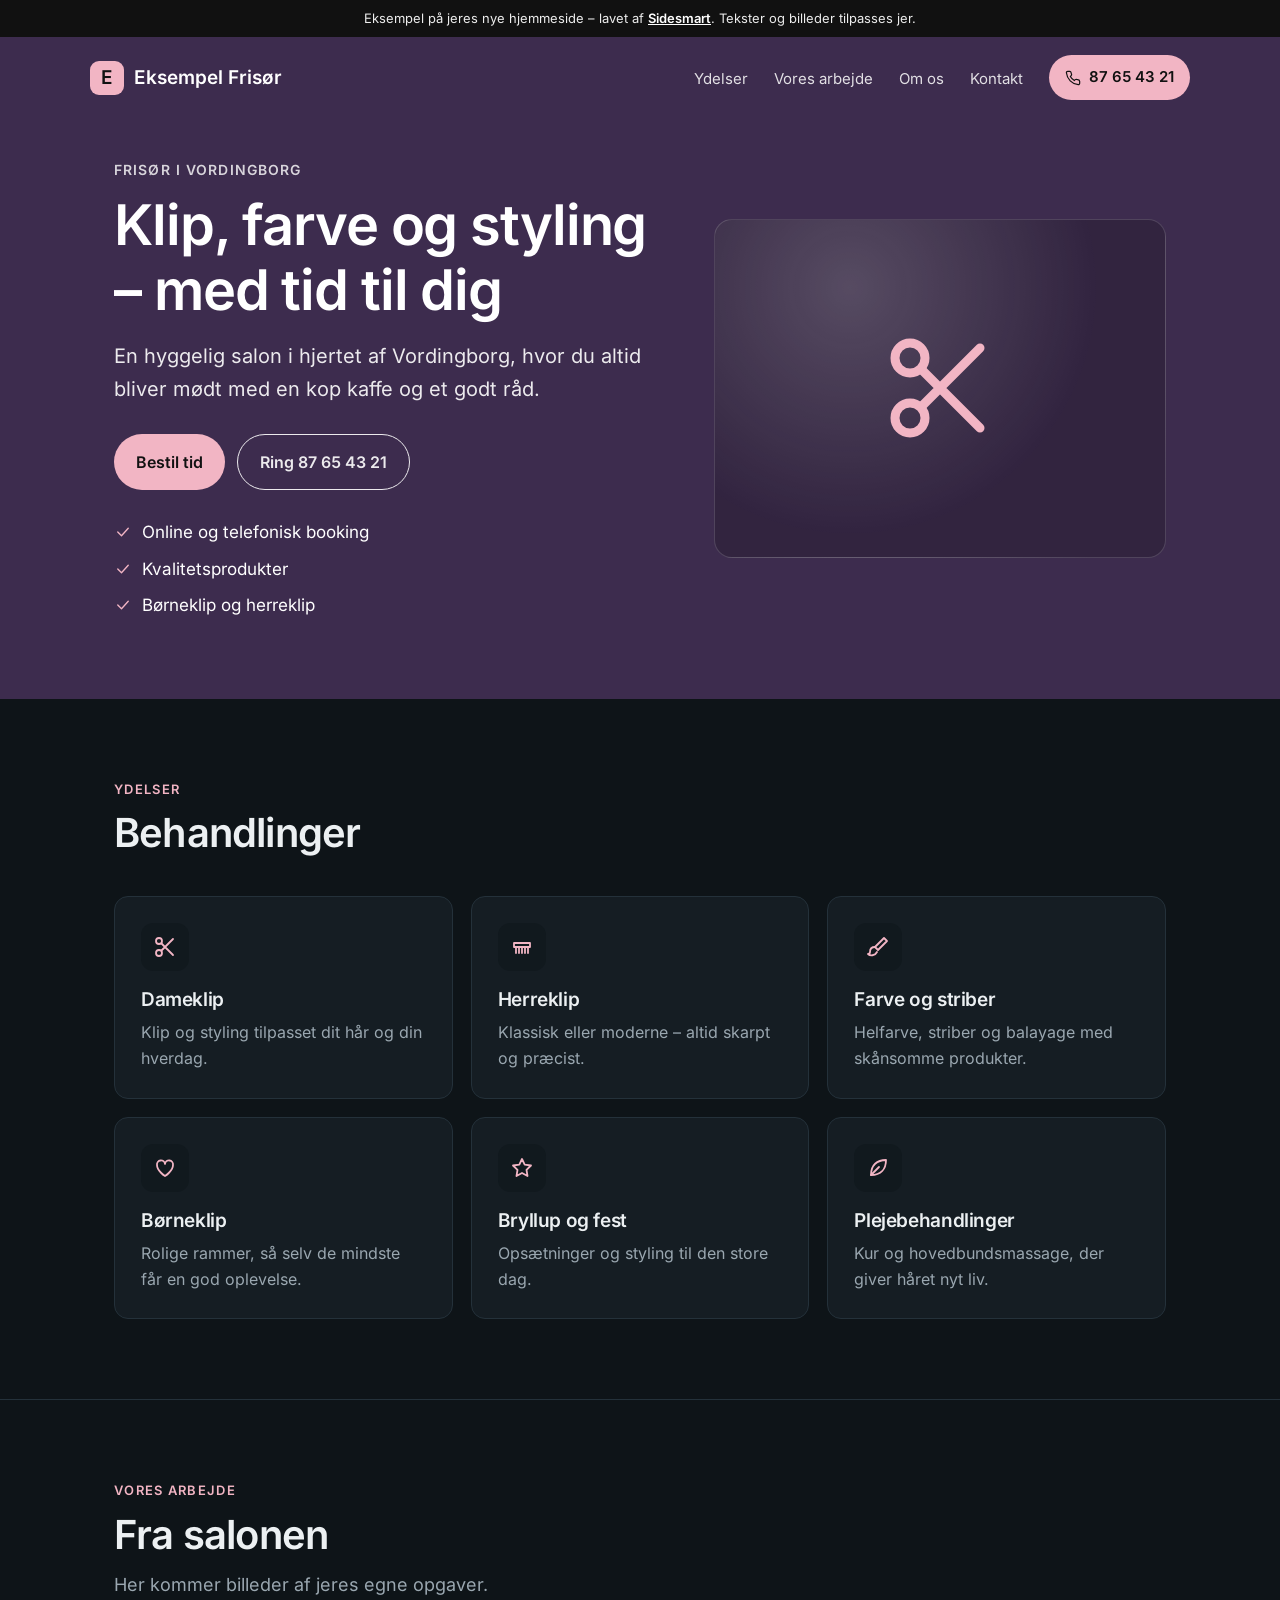
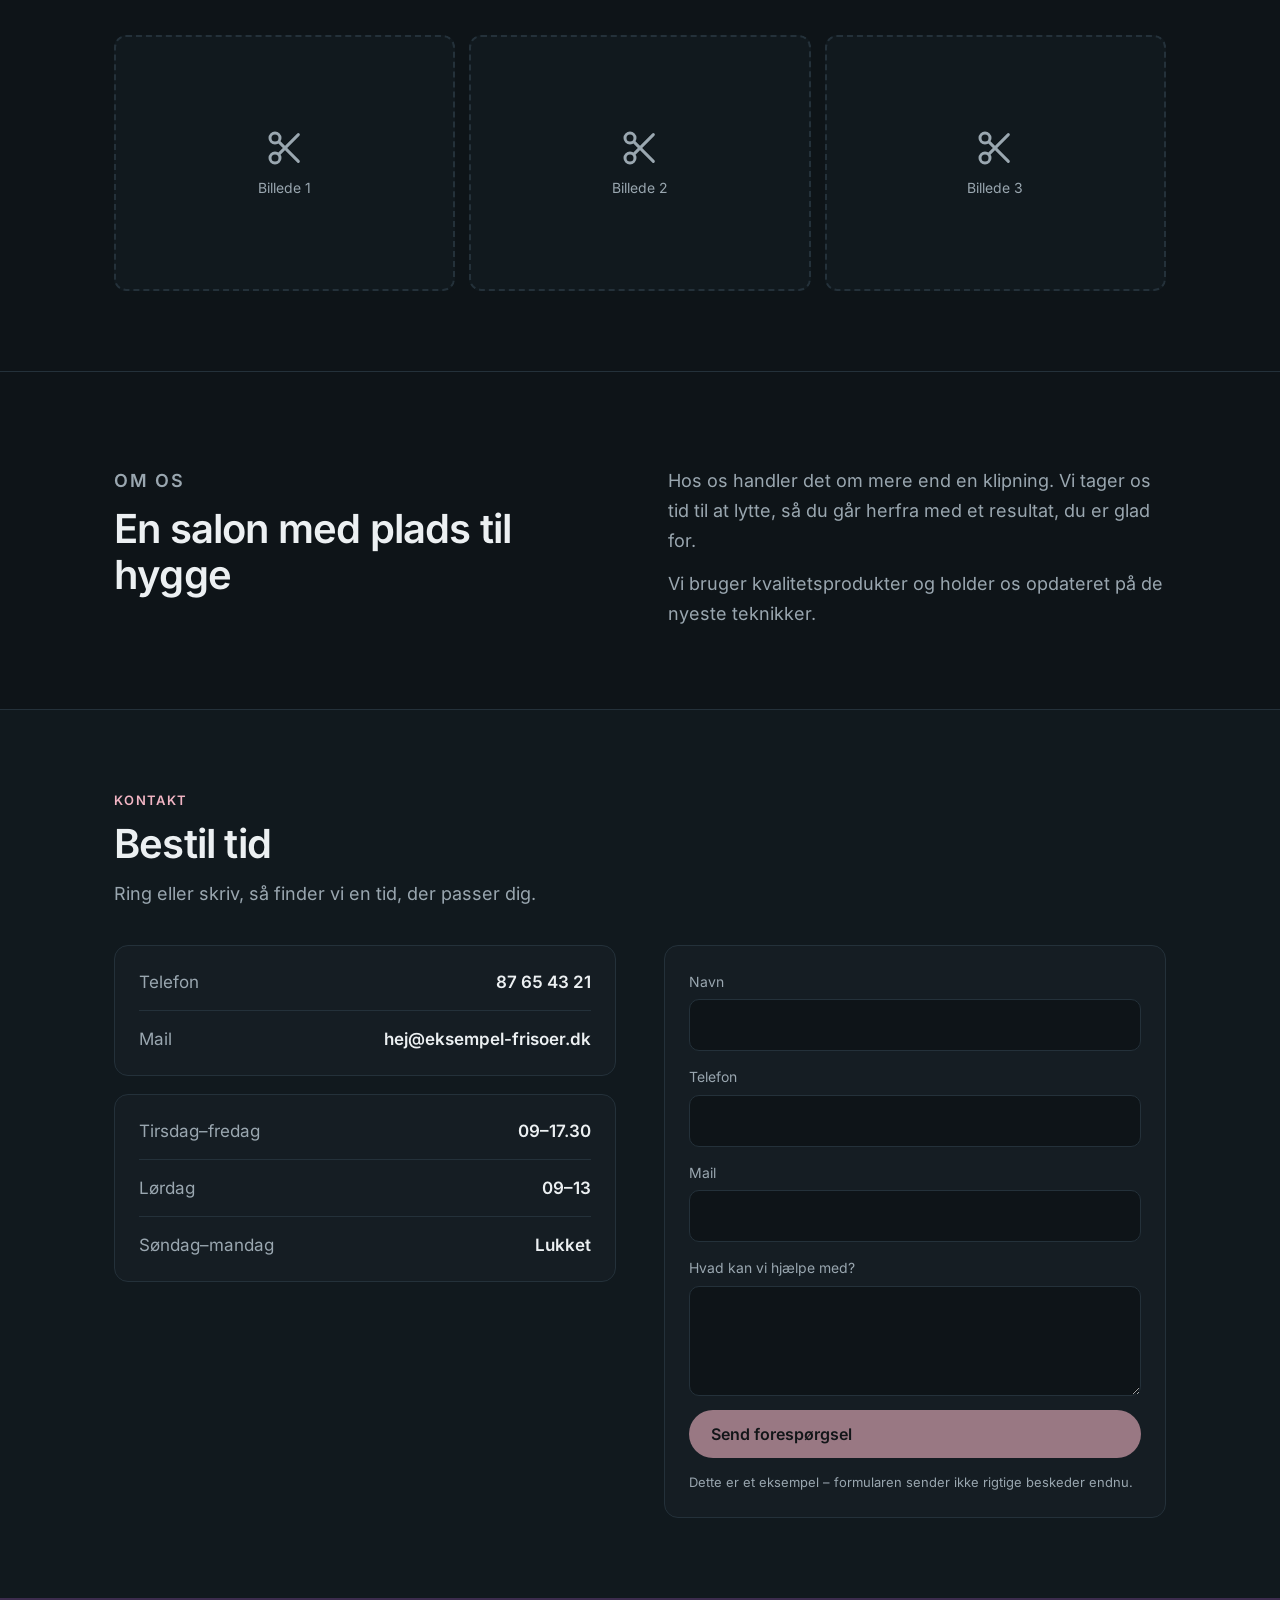
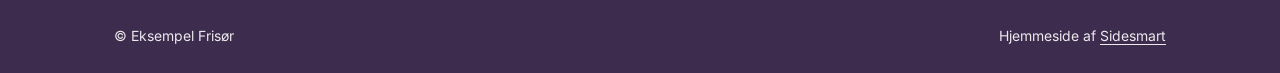
<file: eksempler/demo-frisoer/index.html>
<!doctype html>
<html lang="da">
<head>
<meta charset="utf-8">
<meta name="viewport" content="width=device-width, initial-scale=1, viewport-fit=cover">
<title>Eksempel Frisør – Frisør i Vordingborg</title>
<meta name="description" content="En hyggelig salon i hjertet af Vordingborg, hvor du altid bliver mødt med en kop kaffe og et godt råd.">
<meta name="robots" content="noindex, nofollow">
<meta name="theme-color" content="#3D2C4E">
<link rel="preload" href="inter-600.woff2" as="font" type="font/woff2" crossorigin>
<style>
@font-face{font-family:"Inter";font-weight:400;font-display:swap;src:url(inter-400.woff2) format("woff2")}
@font-face{font-family:"Inter";font-weight:600;font-display:swap;src:url(inter-600.woff2) format("woff2")}
:root{--hi:#F2B5C4;--prim:#3D2C4E;--on-prim:#FFFFFF;--acc:#F2B5C4;--on-acc:#111111;--bg:#0E1418;--card:#151D23;--soft:#11191E;--ink:#ECF0F2;--muted:#9AA7B0;--line:#24313A;--r:14px}
*,*::before,*::after{box-sizing:border-box}
html{-webkit-text-size-adjust:100%;scroll-behavior:smooth}
body{margin:0;background:var(--bg);color:var(--ink);font:400 17px/1.65 "Inter",system-ui,-apple-system,"Segoe UI",sans-serif;-webkit-font-smoothing:antialiased}
img{max-width:100%;height:auto;display:block}
a{color:inherit}
h1,h2,h3{font-weight:600;letter-spacing:-.02em;line-height:1.15;margin:0}
p{margin:0}
:focus-visible{outline:2px solid var(--acc);outline-offset:3px;border-radius:4px}
.wrap{max-width:1100px;margin:0 auto;padding:0 24px}
@media (max-width:600px){.wrap{padding:0 16px}}
.demo-bar{background:#111;color:#eee;font-size:13px;text-align:center;padding:8px 16px}
.demo-bar a{color:#fff;font-weight:600}
header.top{background:var(--prim);color:var(--on-prim)}
.nav{display:flex;align-items:center;justify-content:space-between;gap:16px;padding:18px 0}
.logo{display:inline-flex;align-items:center;gap:10px;font-weight:600;font-size:19px;text-decoration:none}
.logo-badge{width:34px;height:34px;border-radius:9px;background:var(--acc);color:var(--on-acc);display:grid;place-items:center;font-weight:600}
.logo-img{height:40px;width:auto}
.nav ul{list-style:none;display:flex;gap:26px;margin:0;padding:0;align-items:center}
.nav ul a{text-decoration:none;font-weight:500;font-size:15px;opacity:.85}
.nav ul a:hover{opacity:1}
.nav .call{display:inline-flex;align-items:center;gap:8px;background:var(--acc);color:var(--on-acc);padding:10px 16px;border-radius:999px;font-weight:600;opacity:1}
@media (max-width:820px){.nav ul li:not(:last-child){display:none}}
.hero{background:var(--prim);color:var(--on-prim);padding:40px 0 80px}
.hero .wrap{display:grid;grid-template-columns:1.1fr .9fr;gap:48px;align-items:center}
@media (max-width:860px){.hero .wrap{grid-template-columns:1fr;gap:36px}}
.hero .kicker{color:inherit;opacity:.8;font-size:14px;font-weight:600;letter-spacing:.08em;text-transform:uppercase}
.hero h1{font-size:clamp(34px,5vw,56px);margin-top:12px}
.hero .lead{font-size:clamp(17px,2vw,20px);margin-top:18px;opacity:.9;max-width:560px}
.btns{display:flex;flex-wrap:wrap;gap:12px;margin-top:28px}
.btn{display:inline-flex;align-items:center;gap:8px;padding:14px 22px;border-radius:999px;font-weight:600;font-size:16px;text-decoration:none;border:0;cursor:pointer;font-family:inherit}
.btn-acc{background:var(--acc);color:var(--on-acc)}
.btn-line{border:1px solid currentColor;color:inherit;opacity:.9}
.perks{list-style:none;padding:0;margin:28px 0 0;display:grid;gap:8px}
.perks li{display:flex;gap:10px;align-items:center;font-weight:500}
.perks svg{color:var(--acc);flex:none}
.hero-img{border-radius:18px;box-shadow:0 30px 60px -24px rgba(0,0,0,.45);aspect-ratio:4/3;object-fit:cover;width:100%}
.hero-art{aspect-ratio:4/3;border-radius:18px;display:grid;place-items:center;color:var(--acc);background:radial-gradient(circle at 30% 20%,rgba(255,255,255,.18),transparent 60%),rgba(0,0,0,.18);border:1px solid rgba(255,255,255,.15)}
section{padding:80px 0}
section+section{border-top:1px solid var(--line)}
.kicker{font-size:13px;font-weight:600;letter-spacing:.1em;text-transform:uppercase;color:var(--hi)}
section h2{font-size:clamp(28px,3.6vw,40px);margin-top:10px;max-width:700px}
.sub{color:var(--muted);margin-top:12px;font-size:18px;max-width:640px}
.grid{display:grid;grid-template-columns:repeat(3,1fr);gap:18px;margin-top:40px}
@media (max-width:900px){.grid{grid-template-columns:1fr 1fr}}
@media (max-width:600px){.grid{grid-template-columns:1fr}}
.card{background:var(--card);border:1px solid var(--line);border-radius:var(--r);padding:26px}
.card .ico{width:48px;height:48px;border-radius:12px;display:grid;place-items:center;background:var(--soft);color:var(--hi);margin-bottom:18px}
.card h3{font-size:19px;margin-bottom:8px}
.card p{color:var(--muted);font-size:16px}
.gallery{display:grid;grid-template-columns:repeat(3,1fr);gap:14px;margin-top:36px}
@media (max-width:760px){.gallery{grid-template-columns:1fr 1fr}}
.gallery figure{margin:0;border-radius:12px;overflow:hidden;background:var(--soft);position:relative}
.gallery img{aspect-ratio:4/3;object-fit:cover;width:100%}
.gallery figcaption{position:absolute;left:10px;bottom:10px;background:rgba(0,0,0,.65);color:#fff;font-size:13px;padding:4px 10px;border-radius:999px}
.gallery .ph div{aspect-ratio:4/3;display:grid;place-items:center;align-content:center;gap:8px;color:var(--muted);border:2px dashed var(--line);border-radius:12px}
.gallery .ph span{font-size:14px}
.about{display:grid;grid-template-columns:1fr 1fr;gap:56px;align-items:start}
@media (max-width:860px){.about{grid-template-columns:1fr;gap:28px}}
.about p{color:var(--muted);font-size:18px;margin-top:14px}
.towns{display:flex;flex-wrap:wrap;gap:8px;list-style:none;padding:0;margin:22px 0 0}
.towns li{background:var(--soft);border:1px solid var(--line);border-radius:999px;padding:6px 14px;font-size:15px;font-weight:500}
#kontakt{background:var(--soft)}
.contact{display:grid;grid-template-columns:1fr 1fr;gap:48px;align-items:start;margin-top:36px}
@media (max-width:860px){.contact{grid-template-columns:1fr}}
.info{background:var(--card);border:1px solid var(--line);border-radius:var(--r);padding:8px 24px}
.row{display:flex;justify-content:space-between;gap:16px;padding:14px 0;border-bottom:1px solid var(--line)}
.row:last-child{border-bottom:0}
.row span{color:var(--muted)}
.row a{font-weight:600;text-decoration:none}
.times{margin-top:18px}
form{background:var(--card);border:1px solid var(--line);border-radius:var(--r);padding:24px;display:grid;gap:14px}
label{display:grid;gap:6px;font-size:14px;font-weight:500;color:var(--muted)}
input,textarea{font:inherit;font-size:16px;color:var(--ink);background:var(--bg);border:1px solid var(--line);border-radius:10px;padding:12px 14px;width:100%}
textarea{min-height:110px;resize:vertical}
form .note{font-size:13px;color:var(--muted)}
button[disabled]{opacity:.6;cursor:not-allowed}
footer{background:var(--prim);color:var(--on-prim);font-size:14px}
footer .wrap{display:flex;flex-wrap:wrap;gap:10px 24px;justify-content:space-between;padding-top:26px;padding-bottom:26px;opacity:.9}
footer a{text-underline-offset:3px}
.fab{display:none}
@media (max-width:760px){.fab{position:fixed;right:16px;bottom:calc(16px + env(safe-area-inset-bottom,0px));z-index:20;display:inline-flex;align-items:center;gap:8px;padding:13px 20px;border-radius:999px;background:var(--acc);color:var(--on-acc);font-weight:600;text-decoration:none;box-shadow:0 10px 24px -6px rgba(0,0,0,.4)}footer .wrap{padding-bottom:96px}}
@media (prefers-reduced-motion:reduce){html{scroll-behavior:auto}}
</style>
<script type="application/ld+json">
{
  "@context": "https://schema.org",
  "@type": "LocalBusiness",
  "name": "Eksempel Frisør",
  "description": "En hyggelig salon i hjertet af Vordingborg, hvor du altid bliver mødt med en kop kaffe og et godt råd.",
  "telephone": "87 65 43 21",
  "email": "hej@eksempel-frisoer.dk",
  "address": {
    "@type": "PostalAddress",
    "streetAddress": "",
    "addressLocality": "Vordingborg",
    "addressCountry": "DK"
  },
  "areaServed": "Vordingborg"
}
</script>
</head>
<body>
<div class="demo-bar">Eksempel på jeres nye hjemmeside – lavet af <a href="https://sidesmart.dk" target="_blank" rel="noopener">Sidesmart</a>. Tekster og billeder tilpasses jer.</div>
<header class="top"><div class="wrap nav">
  <a class="logo" href="#"><span class="logo-badge" aria-hidden="true">E</span><span>Eksempel Frisør</span></a>
  <ul>
    <li><a href="#ydelser">Ydelser</a></li>
    <li><a href="#arbejde">Vores arbejde</a></li>
    <li><a href="#om">Om os</a></li>
    <li><a href="#kontakt">Kontakt</a></li>
    <li><a class="call" href="tel:+4587654321"><svg width="16" height="16" viewBox="0 0 24 24" fill="none" stroke="currentColor" stroke-width="1.8" stroke-linecap="round" stroke-linejoin="round" aria-hidden="true"><path d="M22 16.9v3a2 2 0 0 1-2.2 2A19.8 19.8 0 0 1 2.1 4.2 2 2 0 0 1 4.1 2h3a2 2 0 0 1 2 1.7c.1.9.4 1.8.7 2.7a2 2 0 0 1-.5 2.1L8 9.8a16 16 0 0 0 6 6l1.3-1.3a2 2 0 0 1 2.1-.4c.9.3 1.8.6 2.7.7a2 2 0 0 1 1.7 2z"/></svg> 87 65 43 21</a></li>
  </ul>
</div></header>

<div class="hero"><div class="wrap">
  <div>
    <p class="kicker">Frisør i Vordingborg</p>
    <h1>Klip, farve og styling – med tid til dig</h1>
    <p class="lead">En hyggelig salon i hjertet af Vordingborg, hvor du altid bliver mødt med en kop kaffe og et godt råd.</p>
    <div class="btns">
      <a class="btn btn-acc" href="#kontakt">Bestil tid</a>
      <a class="btn btn-line" href="tel:+4587654321">Ring 87 65 43 21</a>
    </div>
    <ul class="perks"><li><svg width="18" height="18" viewBox="0 0 24 24" fill="none" stroke="currentColor" stroke-width="1.8" stroke-linecap="round" stroke-linejoin="round" aria-hidden="true"><path d="M5 12l5 5 9-10"/></svg><span>Online og telefonisk booking</span></li><li><svg width="18" height="18" viewBox="0 0 24 24" fill="none" stroke="currentColor" stroke-width="1.8" stroke-linecap="round" stroke-linejoin="round" aria-hidden="true"><path d="M5 12l5 5 9-10"/></svg><span>Kvalitetsprodukter</span></li><li><svg width="18" height="18" viewBox="0 0 24 24" fill="none" stroke="currentColor" stroke-width="1.8" stroke-linecap="round" stroke-linejoin="round" aria-hidden="true"><path d="M5 12l5 5 9-10"/></svg><span>Børneklip og herreklip</span></li></ul>
  </div>
  <div class="hero-art" aria-hidden="true"><svg width="120" height="120" viewBox="0 0 24 24" fill="none" stroke="currentColor" stroke-width="1.8" stroke-linecap="round" stroke-linejoin="round" aria-hidden="true"><circle cx="6" cy="6" r="3"/><circle cx="6" cy="18" r="3"/><path d="M8.5 8.5L20 20M8.5 15.5L20 4"/></svg></div>
</div></div>

<main>
<section id="ydelser"><div class="wrap">
  <p class="kicker">Ydelser</p>
  <h2>Behandlinger</h2>
  <div class="grid"><article class="card"><div class="ico"><svg width="24" height="24" viewBox="0 0 24 24" fill="none" stroke="currentColor" stroke-width="1.8" stroke-linecap="round" stroke-linejoin="round" aria-hidden="true"><circle cx="6" cy="6" r="3"/><circle cx="6" cy="18" r="3"/><path d="M8.5 8.5L20 20M8.5 15.5L20 4"/></svg></div><h3>Dameklip</h3><p>Klip og styling tilpasset dit hår og din hverdag.</p></article><article class="card"><div class="ico"><svg width="24" height="24" viewBox="0 0 24 24" fill="none" stroke="currentColor" stroke-width="1.8" stroke-linecap="round" stroke-linejoin="round" aria-hidden="true"><path d="M4 8h16v4H4z"/><path d="M6 12v6M9 12v6M12 12v6M15 12v6M18 12v6"/></svg></div><h3>Herreklip</h3><p>Klassisk eller moderne – altid skarpt og præcist.</p></article><article class="card"><div class="ico"><svg width="24" height="24" viewBox="0 0 24 24" fill="none" stroke="currentColor" stroke-width="1.8" stroke-linecap="round" stroke-linejoin="round" aria-hidden="true"><path d="M18 3l3 3-9 9-3-3z"/><path d="M9 12c-3 0-5 2-5 5 0 1-1 2-2 2 2 2 7 2 9-2"/></svg></div><h3>Farve og striber</h3><p>Helfarve, striber og balayage med skånsomme produkter.</p></article><article class="card"><div class="ico"><svg width="24" height="24" viewBox="0 0 24 24" fill="none" stroke="currentColor" stroke-width="1.8" stroke-linecap="round" stroke-linejoin="round" aria-hidden="true"><path d="M12 20s-8-5-8-11a4 4 0 0 1 8-1 4 4 0 0 1 8 1c0 6-8 11-8 11z"/></svg></div><h3>Børneklip</h3><p>Rolige rammer, så selv de mindste får en god oplevelse.</p></article><article class="card"><div class="ico"><svg width="24" height="24" viewBox="0 0 24 24" fill="none" stroke="currentColor" stroke-width="1.8" stroke-linecap="round" stroke-linejoin="round" aria-hidden="true"><path d="M12 3l2.7 5.6 6.3.9-4.5 4.4 1 6.1L12 17l-5.5 3 1-6.1L3 9.5l6.3-.9z"/></svg></div><h3>Bryllup og fest</h3><p>Opsætninger og styling til den store dag.</p></article><article class="card"><div class="ico"><svg width="24" height="24" viewBox="0 0 24 24" fill="none" stroke="currentColor" stroke-width="1.8" stroke-linecap="round" stroke-linejoin="round" aria-hidden="true"><path d="M5 19C5 9 11 4 20 4c0 9-5 15-15 15z"/><path d="M5 19l8-8"/></svg></div><h3>Plejebehandlinger</h3><p>Kur og hovedbundsmassage, der giver håret nyt liv.</p></article></div>
</div></section>

<section id="arbejde"><div class="wrap">
  <p class="kicker">Vores arbejde</p><h2>Fra salonen</h2>
  <p class="sub">Her kommer billeder af jeres egne opgaver.</p>
  <div class="gallery"><figure class="ph"><div><svg width="40" height="40" viewBox="0 0 24 24" fill="none" stroke="currentColor" stroke-width="1.8" stroke-linecap="round" stroke-linejoin="round" aria-hidden="true"><circle cx="6" cy="6" r="3"/><circle cx="6" cy="18" r="3"/><path d="M8.5 8.5L20 20M8.5 15.5L20 4"/></svg><span>Billede 1</span></div></figure><figure class="ph"><div><svg width="40" height="40" viewBox="0 0 24 24" fill="none" stroke="currentColor" stroke-width="1.8" stroke-linecap="round" stroke-linejoin="round" aria-hidden="true"><circle cx="6" cy="6" r="3"/><circle cx="6" cy="18" r="3"/><path d="M8.5 8.5L20 20M8.5 15.5L20 4"/></svg><span>Billede 2</span></div></figure><figure class="ph"><div><svg width="40" height="40" viewBox="0 0 24 24" fill="none" stroke="currentColor" stroke-width="1.8" stroke-linecap="round" stroke-linejoin="round" aria-hidden="true"><circle cx="6" cy="6" r="3"/><circle cx="6" cy="18" r="3"/><path d="M8.5 8.5L20 20M8.5 15.5L20 4"/></svg><span>Billede 3</span></div></figure></div>
</div></section>
<section id="om"><div class="wrap about">
  <div>
    <p class="kicker">Om os</p>
    <h2>En salon med plads til hygge</h2>
  </div>
  <div>
    <p>Hos os handler det om mere end en klipning. Vi tager os tid til at lytte, så du går herfra med et resultat, du er glad for.</p><p>Vi bruger kvalitetsprodukter og holder os opdateret på de nyeste teknikker.</p>
    
  </div>
</div></section>

<section id="kontakt"><div class="wrap">
  <p class="kicker">Kontakt</p>
  <h2>Bestil tid</h2>
  <p class="sub">Ring eller skriv, så finder vi en tid, der passer dig.</p>
  <div class="contact">
    <div>
      <div class="info">
        <div class="row"><span>Telefon</span><a href="tel:+4587654321">87 65 43 21</a></div>
        <div class="row"><span>Mail</span><a href="mailto:hej@eksempel-frisoer.dk">hej@eksempel-frisoer.dk</a></div>
        
        
      </div>
      <div class="info times"><div class="row"><span>Tirsdag–fredag</span><strong>09–17.30</strong></div><div class="row"><span>Lørdag</span><strong>09–13</strong></div><div class="row"><span>Søndag–mandag</span><strong>Lukket</strong></div></div>
    </div>
    <form action="https://formsubmit.co/hej@eksempel-frisoer.dk" method="POST">
      <input type="hidden" name="_subject" value="Ny henvendelse fra hjemmesiden">
      <input type="hidden" name="_captcha" value="false">
      <input type="text" name="_honey" style="display:none" tabindex="-1" autocomplete="off">
      <label>Navn<input name="navn" autocomplete="name" required disabled></label>
      <label>Telefon<input name="telefon" type="tel" autocomplete="tel" disabled></label>
      <label>Mail<input name="email" type="email" autocomplete="email" required disabled></label>
      <label>Hvad kan vi hjælpe med?<textarea name="besked" required disabled></textarea></label>
      <button class="btn btn-acc" type="submit" disabled>Send forespørgsel</button>
      <p class="note">Dette er et eksempel – formularen sender ikke rigtige beskeder endnu.</p>
    </form>
  </div>
</div></section>
</main>

<footer><div class="wrap">
  <span>© Eksempel Frisør</span>
  <span>Hjemmeside af <a href="https://sidesmart.dk" target="_blank" rel="noopener">Sidesmart</a></span>
</div></footer>

<a class="fab" href="tel:+4587654321"><svg width="18" height="18" viewBox="0 0 24 24" fill="none" stroke="currentColor" stroke-width="1.8" stroke-linecap="round" stroke-linejoin="round" aria-hidden="true"><path d="M22 16.9v3a2 2 0 0 1-2.2 2A19.8 19.8 0 0 1 2.1 4.2 2 2 0 0 1 4.1 2h3a2 2 0 0 1 2 1.7c.1.9.4 1.8.7 2.7a2 2 0 0 1-.5 2.1L8 9.8a16 16 0 0 0 6 6l1.3-1.3a2 2 0 0 1 2.1-.4c.9.3 1.8.6 2.7.7a2 2 0 0 1 1.7 2z"/></svg> Ring nu</a>
</body>
</html>
</file>
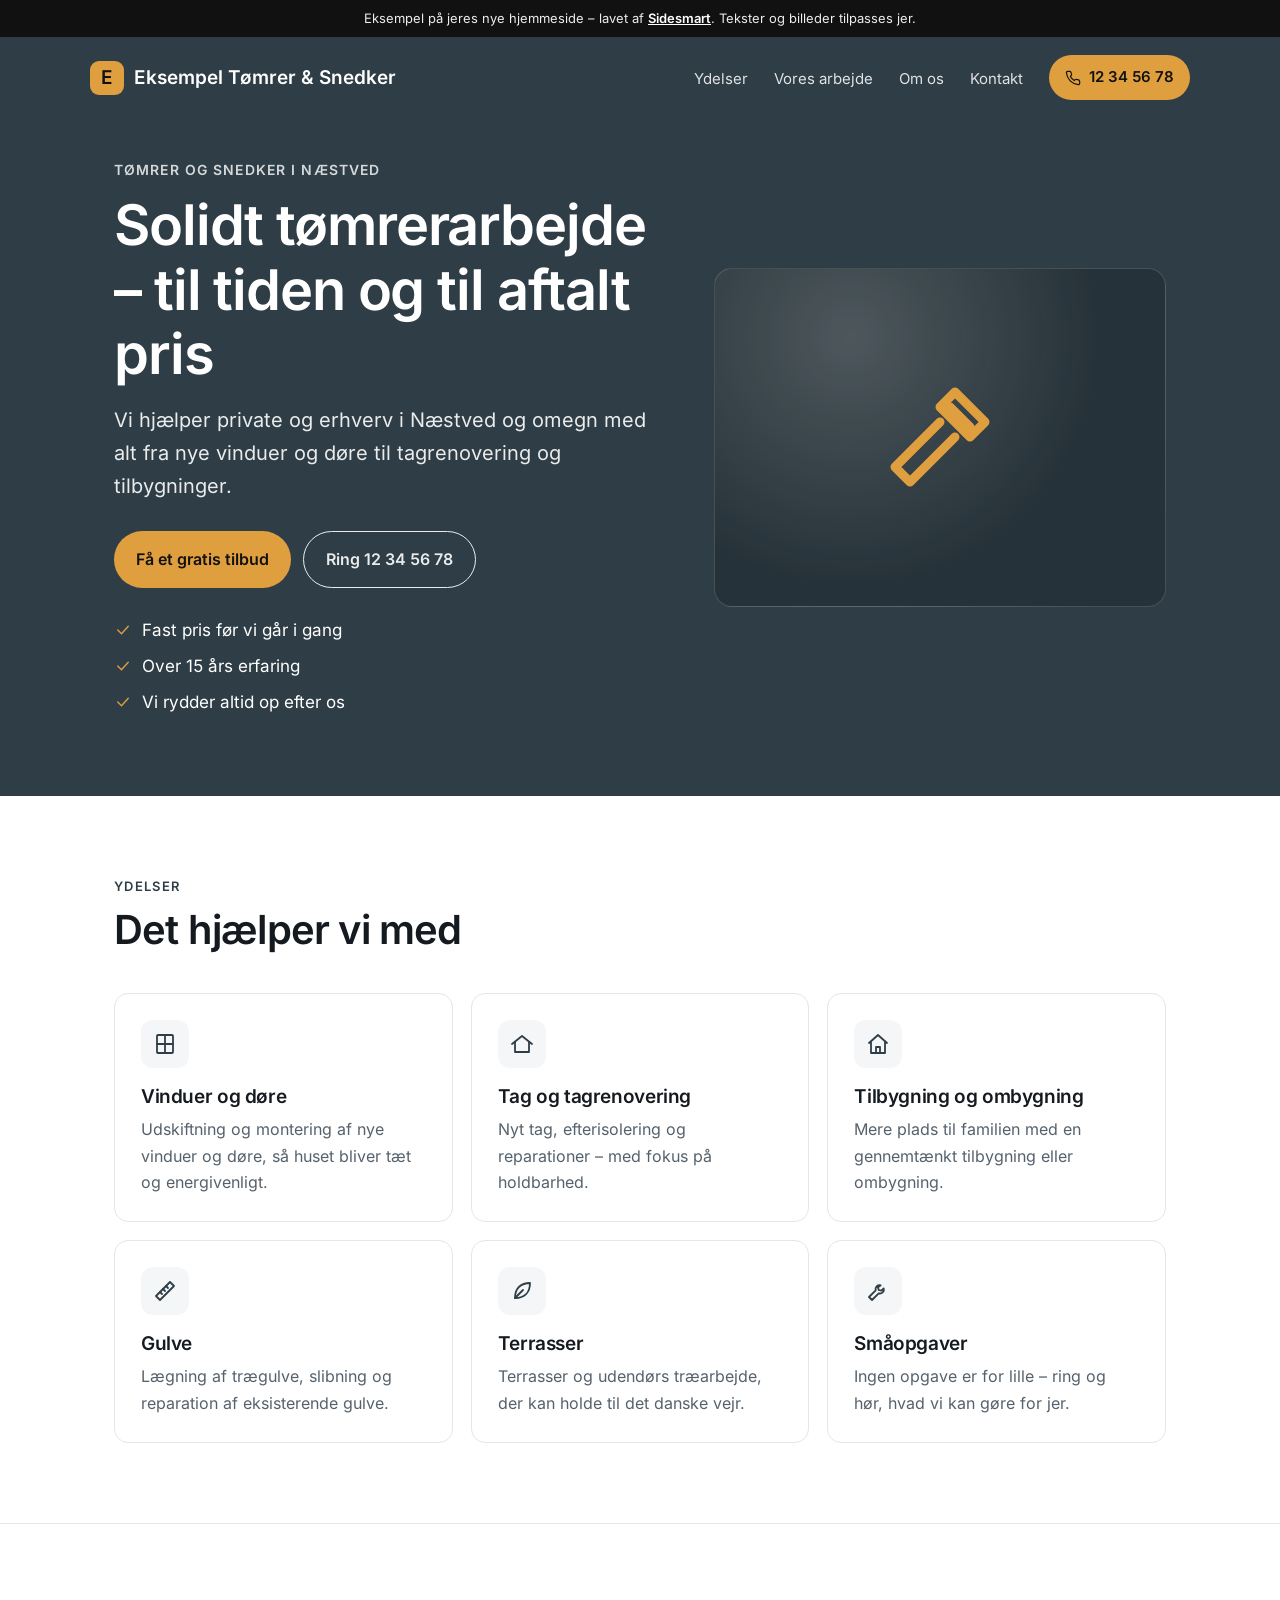
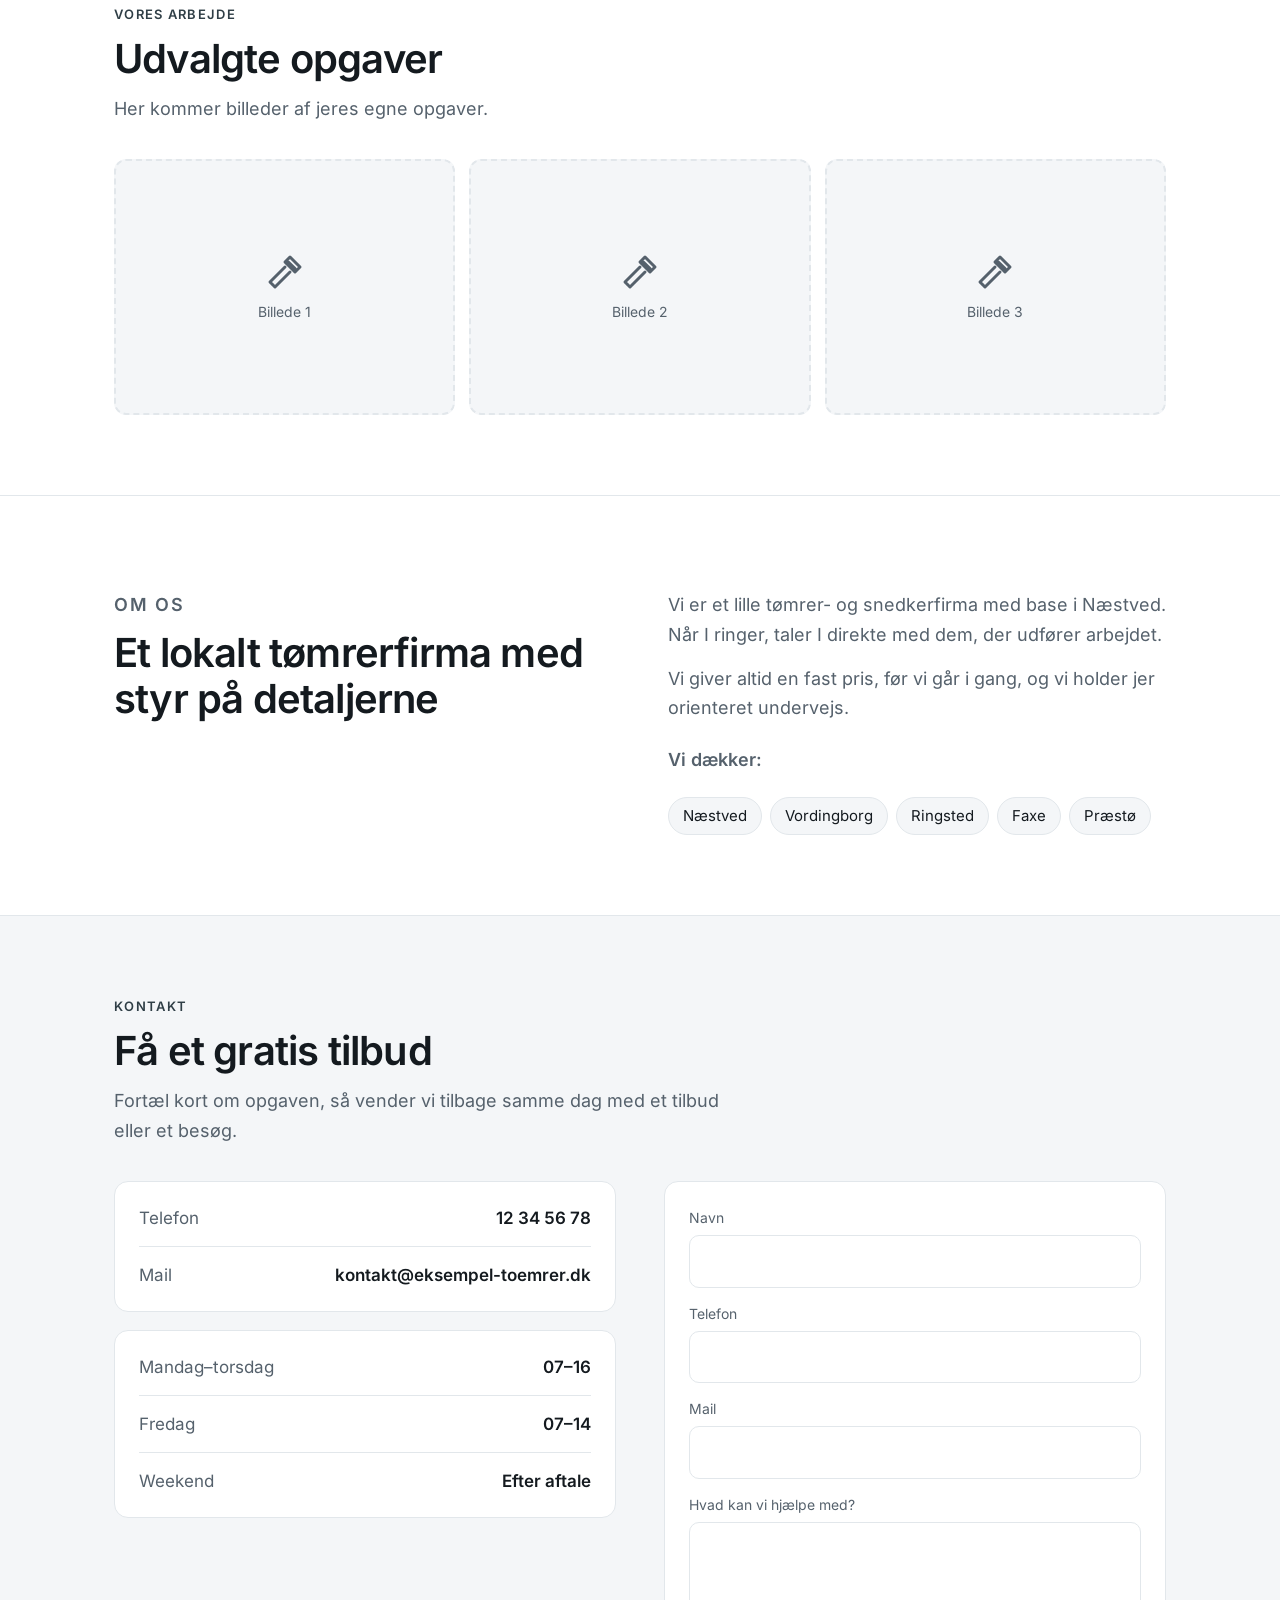
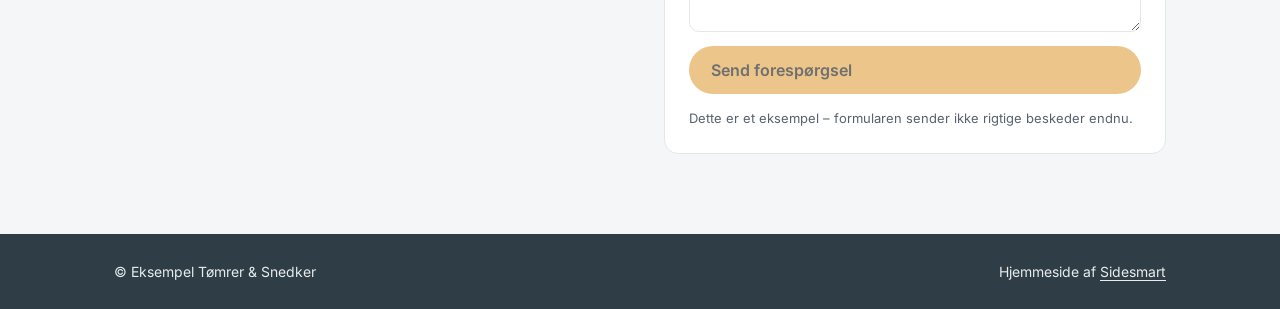
<file: eksempler/demo-toemrer/index.html>
<!doctype html>
<html lang="da">
<head>
<meta charset="utf-8">
<meta name="viewport" content="width=device-width, initial-scale=1, viewport-fit=cover">
<title>Eksempel Tømrer &amp; Snedker – Tømrer og snedker i Næstved</title>
<meta name="description" content="Vi hjælper private og erhverv i Næstved og omegn med alt fra nye vinduer og døre til tagrenovering og tilbygninger.">
<meta name="robots" content="noindex, nofollow">
<meta name="theme-color" content="#2F3E46">
<link rel="preload" href="inter-600.woff2" as="font" type="font/woff2" crossorigin>
<style>
@font-face{font-family:"Inter";font-weight:400;font-display:swap;src:url(inter-400.woff2) format("woff2")}
@font-face{font-family:"Inter";font-weight:600;font-display:swap;src:url(inter-600.woff2) format("woff2")}
:root{--hi:#2F3E46;--prim:#2F3E46;--on-prim:#FFFFFF;--acc:#E09F3E;--on-acc:#111111;--bg:#FFFFFF;--card:#FFFFFF;--soft:#F4F6F8;--ink:#141A1F;--muted:#55616C;--line:#E2E7EB;--r:14px}
*,*::before,*::after{box-sizing:border-box}
html{-webkit-text-size-adjust:100%;scroll-behavior:smooth}
body{margin:0;background:var(--bg);color:var(--ink);font:400 17px/1.65 "Inter",system-ui,-apple-system,"Segoe UI",sans-serif;-webkit-font-smoothing:antialiased}
img{max-width:100%;height:auto;display:block}
a{color:inherit}
h1,h2,h3{font-weight:600;letter-spacing:-.02em;line-height:1.15;margin:0}
p{margin:0}
:focus-visible{outline:2px solid var(--acc);outline-offset:3px;border-radius:4px}
.wrap{max-width:1100px;margin:0 auto;padding:0 24px}
@media (max-width:600px){.wrap{padding:0 16px}}
.demo-bar{background:#111;color:#eee;font-size:13px;text-align:center;padding:8px 16px}
.demo-bar a{color:#fff;font-weight:600}
header.top{background:var(--prim);color:var(--on-prim)}
.nav{display:flex;align-items:center;justify-content:space-between;gap:16px;padding:18px 0}
.logo{display:inline-flex;align-items:center;gap:10px;font-weight:600;font-size:19px;text-decoration:none}
.logo-badge{width:34px;height:34px;border-radius:9px;background:var(--acc);color:var(--on-acc);display:grid;place-items:center;font-weight:600}
.logo-img{height:40px;width:auto}
.nav ul{list-style:none;display:flex;gap:26px;margin:0;padding:0;align-items:center}
.nav ul a{text-decoration:none;font-weight:500;font-size:15px;opacity:.85}
.nav ul a:hover{opacity:1}
.nav .call{display:inline-flex;align-items:center;gap:8px;background:var(--acc);color:var(--on-acc);padding:10px 16px;border-radius:999px;font-weight:600;opacity:1}
@media (max-width:820px){.nav ul li:not(:last-child){display:none}}
.hero{background:var(--prim);color:var(--on-prim);padding:40px 0 80px}
.hero .wrap{display:grid;grid-template-columns:1.1fr .9fr;gap:48px;align-items:center}
@media (max-width:860px){.hero .wrap{grid-template-columns:1fr;gap:36px}}
.hero .kicker{color:inherit;opacity:.8;font-size:14px;font-weight:600;letter-spacing:.08em;text-transform:uppercase}
.hero h1{font-size:clamp(34px,5vw,56px);margin-top:12px}
.hero .lead{font-size:clamp(17px,2vw,20px);margin-top:18px;opacity:.9;max-width:560px}
.btns{display:flex;flex-wrap:wrap;gap:12px;margin-top:28px}
.btn{display:inline-flex;align-items:center;gap:8px;padding:14px 22px;border-radius:999px;font-weight:600;font-size:16px;text-decoration:none;border:0;cursor:pointer;font-family:inherit}
.btn-acc{background:var(--acc);color:var(--on-acc)}
.btn-line{border:1px solid currentColor;color:inherit;opacity:.9}
.perks{list-style:none;padding:0;margin:28px 0 0;display:grid;gap:8px}
.perks li{display:flex;gap:10px;align-items:center;font-weight:500}
.perks svg{color:var(--acc);flex:none}
.hero-img{border-radius:18px;box-shadow:0 30px 60px -24px rgba(0,0,0,.45);aspect-ratio:4/3;object-fit:cover;width:100%}
.hero-art{aspect-ratio:4/3;border-radius:18px;display:grid;place-items:center;color:var(--acc);background:radial-gradient(circle at 30% 20%,rgba(255,255,255,.18),transparent 60%),rgba(0,0,0,.18);border:1px solid rgba(255,255,255,.15)}
section{padding:80px 0}
section+section{border-top:1px solid var(--line)}
.kicker{font-size:13px;font-weight:600;letter-spacing:.1em;text-transform:uppercase;color:var(--hi)}
section h2{font-size:clamp(28px,3.6vw,40px);margin-top:10px;max-width:700px}
.sub{color:var(--muted);margin-top:12px;font-size:18px;max-width:640px}
.grid{display:grid;grid-template-columns:repeat(3,1fr);gap:18px;margin-top:40px}
@media (max-width:900px){.grid{grid-template-columns:1fr 1fr}}
@media (max-width:600px){.grid{grid-template-columns:1fr}}
.card{background:var(--card);border:1px solid var(--line);border-radius:var(--r);padding:26px}
.card .ico{width:48px;height:48px;border-radius:12px;display:grid;place-items:center;background:var(--soft);color:var(--hi);margin-bottom:18px}
.card h3{font-size:19px;margin-bottom:8px}
.card p{color:var(--muted);font-size:16px}
.gallery{display:grid;grid-template-columns:repeat(3,1fr);gap:14px;margin-top:36px}
@media (max-width:760px){.gallery{grid-template-columns:1fr 1fr}}
.gallery figure{margin:0;border-radius:12px;overflow:hidden;background:var(--soft);position:relative}
.gallery img{aspect-ratio:4/3;object-fit:cover;width:100%}
.gallery figcaption{position:absolute;left:10px;bottom:10px;background:rgba(0,0,0,.65);color:#fff;font-size:13px;padding:4px 10px;border-radius:999px}
.gallery .ph div{aspect-ratio:4/3;display:grid;place-items:center;align-content:center;gap:8px;color:var(--muted);border:2px dashed var(--line);border-radius:12px}
.gallery .ph span{font-size:14px}
.about{display:grid;grid-template-columns:1fr 1fr;gap:56px;align-items:start}
@media (max-width:860px){.about{grid-template-columns:1fr;gap:28px}}
.about p{color:var(--muted);font-size:18px;margin-top:14px}
.towns{display:flex;flex-wrap:wrap;gap:8px;list-style:none;padding:0;margin:22px 0 0}
.towns li{background:var(--soft);border:1px solid var(--line);border-radius:999px;padding:6px 14px;font-size:15px;font-weight:500}
#kontakt{background:var(--soft)}
.contact{display:grid;grid-template-columns:1fr 1fr;gap:48px;align-items:start;margin-top:36px}
@media (max-width:860px){.contact{grid-template-columns:1fr}}
.info{background:var(--card);border:1px solid var(--line);border-radius:var(--r);padding:8px 24px}
.row{display:flex;justify-content:space-between;gap:16px;padding:14px 0;border-bottom:1px solid var(--line)}
.row:last-child{border-bottom:0}
.row span{color:var(--muted)}
.row a{font-weight:600;text-decoration:none}
.times{margin-top:18px}
form{background:var(--card);border:1px solid var(--line);border-radius:var(--r);padding:24px;display:grid;gap:14px}
label{display:grid;gap:6px;font-size:14px;font-weight:500;color:var(--muted)}
input,textarea{font:inherit;font-size:16px;color:var(--ink);background:var(--bg);border:1px solid var(--line);border-radius:10px;padding:12px 14px;width:100%}
textarea{min-height:110px;resize:vertical}
form .note{font-size:13px;color:var(--muted)}
button[disabled]{opacity:.6;cursor:not-allowed}
footer{background:var(--prim);color:var(--on-prim);font-size:14px}
footer .wrap{display:flex;flex-wrap:wrap;gap:10px 24px;justify-content:space-between;padding-top:26px;padding-bottom:26px;opacity:.9}
footer a{text-underline-offset:3px}
.fab{display:none}
@media (max-width:760px){.fab{position:fixed;right:16px;bottom:calc(16px + env(safe-area-inset-bottom,0px));z-index:20;display:inline-flex;align-items:center;gap:8px;padding:13px 20px;border-radius:999px;background:var(--acc);color:var(--on-acc);font-weight:600;text-decoration:none;box-shadow:0 10px 24px -6px rgba(0,0,0,.4)}footer .wrap{padding-bottom:96px}}
@media (prefers-reduced-motion:reduce){html{scroll-behavior:auto}}
</style>
<script type="application/ld+json">
{
  "@context": "https://schema.org",
  "@type": "LocalBusiness",
  "name": "Eksempel Tømrer & Snedker",
  "description": "Vi hjælper private og erhverv i Næstved og omegn med alt fra nye vinduer og døre til tagrenovering og tilbygninger.",
  "telephone": "12 34 56 78",
  "email": "kontakt@eksempel-toemrer.dk",
  "address": {
    "@type": "PostalAddress",
    "streetAddress": "",
    "addressLocality": "Næstved",
    "addressCountry": "DK"
  },
  "areaServed": [
    "Næstved",
    "Vordingborg",
    "Ringsted",
    "Faxe",
    "Præstø"
  ]
}
</script>
</head>
<body>
<div class="demo-bar">Eksempel på jeres nye hjemmeside – lavet af <a href="https://sidesmart.dk" target="_blank" rel="noopener">Sidesmart</a>. Tekster og billeder tilpasses jer.</div>
<header class="top"><div class="wrap nav">
  <a class="logo" href="#"><span class="logo-badge" aria-hidden="true">E</span><span>Eksempel Tømrer &amp; Snedker</span></a>
  <ul>
    <li><a href="#ydelser">Ydelser</a></li>
    <li><a href="#arbejde">Vores arbejde</a></li>
    <li><a href="#om">Om os</a></li>
    <li><a href="#kontakt">Kontakt</a></li>
    <li><a class="call" href="tel:+4512345678"><svg width="16" height="16" viewBox="0 0 24 24" fill="none" stroke="currentColor" stroke-width="1.8" stroke-linecap="round" stroke-linejoin="round" aria-hidden="true"><path d="M22 16.9v3a2 2 0 0 1-2.2 2A19.8 19.8 0 0 1 2.1 4.2 2 2 0 0 1 4.1 2h3a2 2 0 0 1 2 1.7c.1.9.4 1.8.7 2.7a2 2 0 0 1-.5 2.1L8 9.8a16 16 0 0 0 6 6l1.3-1.3a2 2 0 0 1 2.1-.4c.9.3 1.8.6 2.7.7a2 2 0 0 1 1.7 2z"/></svg> 12 34 56 78</a></li>
  </ul>
</div></header>

<div class="hero"><div class="wrap">
  <div>
    <p class="kicker">Tømrer og snedker i Næstved</p>
    <h1>Solidt tømrerarbejde – til tiden og til aftalt pris</h1>
    <p class="lead">Vi hjælper private og erhverv i Næstved og omegn med alt fra nye vinduer og døre til tagrenovering og tilbygninger.</p>
    <div class="btns">
      <a class="btn btn-acc" href="#kontakt">Få et gratis tilbud</a>
      <a class="btn btn-line" href="tel:+4512345678">Ring 12 34 56 78</a>
    </div>
    <ul class="perks"><li><svg width="18" height="18" viewBox="0 0 24 24" fill="none" stroke="currentColor" stroke-width="1.8" stroke-linecap="round" stroke-linejoin="round" aria-hidden="true"><path d="M5 12l5 5 9-10"/></svg><span>Fast pris før vi går i gang</span></li><li><svg width="18" height="18" viewBox="0 0 24 24" fill="none" stroke="currentColor" stroke-width="1.8" stroke-linecap="round" stroke-linejoin="round" aria-hidden="true"><path d="M5 12l5 5 9-10"/></svg><span>Over 15 års erfaring</span></li><li><svg width="18" height="18" viewBox="0 0 24 24" fill="none" stroke="currentColor" stroke-width="1.8" stroke-linecap="round" stroke-linejoin="round" aria-hidden="true"><path d="M5 12l5 5 9-10"/></svg><span>Vi rydder altid op efter os</span></li></ul>
  </div>
  <div class="hero-art" aria-hidden="true"><svg width="120" height="120" viewBox="0 0 24 24" fill="none" stroke="currentColor" stroke-width="1.8" stroke-linecap="round" stroke-linejoin="round" aria-hidden="true"><path d="M14 6l4 4M15 3l6 6-3 3-6-6zM12 9L3 18l3 3 9-9"/></svg></div>
</div></div>

<main>
<section id="ydelser"><div class="wrap">
  <p class="kicker">Ydelser</p>
  <h2>Det hjælper vi med</h2>
  <div class="grid"><article class="card"><div class="ico"><svg width="24" height="24" viewBox="0 0 24 24" fill="none" stroke="currentColor" stroke-width="1.8" stroke-linecap="round" stroke-linejoin="round" aria-hidden="true"><rect x="4" y="3" width="16" height="18" rx="1"/><path d="M12 3v18M4 12h16"/></svg></div><h3>Vinduer og døre</h3><p>Udskiftning og montering af nye vinduer og døre, så huset bliver tæt og energivenligt.</p></article><article class="card"><div class="ico"><svg width="24" height="24" viewBox="0 0 24 24" fill="none" stroke="currentColor" stroke-width="1.8" stroke-linecap="round" stroke-linejoin="round" aria-hidden="true"><path d="M2 12l10-8 10 8"/><path d="M5 10v10h14V10"/></svg></div><h3>Tag og tagrenovering</h3><p>Nyt tag, efterisolering og reparationer – med fokus på holdbarhed.</p></article><article class="card"><div class="ico"><svg width="24" height="24" viewBox="0 0 24 24" fill="none" stroke="currentColor" stroke-width="1.8" stroke-linecap="round" stroke-linejoin="round" aria-hidden="true"><path d="M3 11l9-8 9 8M5 9v12h14V9"/><path d="M10 21v-6h4v6"/></svg></div><h3>Tilbygning og ombygning</h3><p>Mere plads til familien med en gennemtænkt tilbygning eller ombygning.</p></article><article class="card"><div class="ico"><svg width="24" height="24" viewBox="0 0 24 24" fill="none" stroke="currentColor" stroke-width="1.8" stroke-linecap="round" stroke-linejoin="round" aria-hidden="true"><path d="M3 17L17 3l4 4L7 21z"/><path d="M7 13l2 2M10 10l2 2M13 7l2 2"/></svg></div><h3>Gulve</h3><p>Lægning af trægulve, slibning og reparation af eksisterende gulve.</p></article><article class="card"><div class="ico"><svg width="24" height="24" viewBox="0 0 24 24" fill="none" stroke="currentColor" stroke-width="1.8" stroke-linecap="round" stroke-linejoin="round" aria-hidden="true"><path d="M5 19C5 9 11 4 20 4c0 9-5 15-15 15z"/><path d="M5 19l8-8"/></svg></div><h3>Terrasser</h3><p>Terrasser og udendørs træarbejde, der kan holde til det danske vejr.</p></article><article class="card"><div class="ico"><svg width="24" height="24" viewBox="0 0 24 24" fill="none" stroke="currentColor" stroke-width="1.8" stroke-linecap="round" stroke-linejoin="round" aria-hidden="true"><path d="M14.7 6.3a4 4 0 0 0-5 5L3 18l3 3 6.7-6.7a4 4 0 0 0 5-5l-2.4 2.4-2.6-.7-.7-2.6z"/></svg></div><h3>Småopgaver</h3><p>Ingen opgave er for lille – ring og hør, hvad vi kan gøre for jer.</p></article></div>
</div></section>

<section id="arbejde"><div class="wrap">
  <p class="kicker">Vores arbejde</p><h2>Udvalgte opgaver</h2>
  <p class="sub">Her kommer billeder af jeres egne opgaver.</p>
  <div class="gallery"><figure class="ph"><div><svg width="40" height="40" viewBox="0 0 24 24" fill="none" stroke="currentColor" stroke-width="1.8" stroke-linecap="round" stroke-linejoin="round" aria-hidden="true"><path d="M14 6l4 4M15 3l6 6-3 3-6-6zM12 9L3 18l3 3 9-9"/></svg><span>Billede 1</span></div></figure><figure class="ph"><div><svg width="40" height="40" viewBox="0 0 24 24" fill="none" stroke="currentColor" stroke-width="1.8" stroke-linecap="round" stroke-linejoin="round" aria-hidden="true"><path d="M14 6l4 4M15 3l6 6-3 3-6-6zM12 9L3 18l3 3 9-9"/></svg><span>Billede 2</span></div></figure><figure class="ph"><div><svg width="40" height="40" viewBox="0 0 24 24" fill="none" stroke="currentColor" stroke-width="1.8" stroke-linecap="round" stroke-linejoin="round" aria-hidden="true"><path d="M14 6l4 4M15 3l6 6-3 3-6-6zM12 9L3 18l3 3 9-9"/></svg><span>Billede 3</span></div></figure></div>
</div></section>
<section id="om"><div class="wrap about">
  <div>
    <p class="kicker">Om os</p>
    <h2>Et lokalt tømrerfirma med styr på detaljerne</h2>
  </div>
  <div>
    <p>Vi er et lille tømrer- og snedkerfirma med base i Næstved. Når I ringer, taler I direkte med dem, der udfører arbejdet.</p><p>Vi giver altid en fast pris, før vi går i gang, og vi holder jer orienteret undervejs.</p>
    <p style="margin-top:22px"><strong>Vi dækker:</strong></p><ul class="towns"><li>Næstved</li><li>Vordingborg</li><li>Ringsted</li><li>Faxe</li><li>Præstø</li></ul>
  </div>
</div></section>

<section id="kontakt"><div class="wrap">
  <p class="kicker">Kontakt</p>
  <h2>Få et gratis tilbud</h2>
  <p class="sub">Fortæl kort om opgaven, så vender vi tilbage samme dag med et tilbud eller et besøg.</p>
  <div class="contact">
    <div>
      <div class="info">
        <div class="row"><span>Telefon</span><a href="tel:+4512345678">12 34 56 78</a></div>
        <div class="row"><span>Mail</span><a href="mailto:kontakt@eksempel-toemrer.dk">kontakt@eksempel-toemrer.dk</a></div>
        
        
      </div>
      <div class="info times"><div class="row"><span>Mandag–torsdag</span><strong>07–16</strong></div><div class="row"><span>Fredag</span><strong>07–14</strong></div><div class="row"><span>Weekend</span><strong>Efter aftale</strong></div></div>
    </div>
    <form action="https://formsubmit.co/kontakt@eksempel-toemrer.dk" method="POST">
      <input type="hidden" name="_subject" value="Ny henvendelse fra hjemmesiden">
      <input type="hidden" name="_captcha" value="false">
      <input type="text" name="_honey" style="display:none" tabindex="-1" autocomplete="off">
      <label>Navn<input name="navn" autocomplete="name" required disabled></label>
      <label>Telefon<input name="telefon" type="tel" autocomplete="tel" disabled></label>
      <label>Mail<input name="email" type="email" autocomplete="email" required disabled></label>
      <label>Hvad kan vi hjælpe med?<textarea name="besked" required disabled></textarea></label>
      <button class="btn btn-acc" type="submit" disabled>Send forespørgsel</button>
      <p class="note">Dette er et eksempel – formularen sender ikke rigtige beskeder endnu.</p>
    </form>
  </div>
</div></section>
</main>

<footer><div class="wrap">
  <span>© Eksempel Tømrer &amp; Snedker</span>
  <span>Hjemmeside af <a href="https://sidesmart.dk" target="_blank" rel="noopener">Sidesmart</a></span>
</div></footer>

<a class="fab" href="tel:+4512345678"><svg width="18" height="18" viewBox="0 0 24 24" fill="none" stroke="currentColor" stroke-width="1.8" stroke-linecap="round" stroke-linejoin="round" aria-hidden="true"><path d="M22 16.9v3a2 2 0 0 1-2.2 2A19.8 19.8 0 0 1 2.1 4.2 2 2 0 0 1 4.1 2h3a2 2 0 0 1 2 1.7c.1.9.4 1.8.7 2.7a2 2 0 0 1-.5 2.1L8 9.8a16 16 0 0 0 6 6l1.3-1.3a2 2 0 0 1 2.1-.4c.9.3 1.8.6 2.7.7a2 2 0 0 1 1.7 2z"/></svg> Ring nu</a>
</body>
</html>
</file>
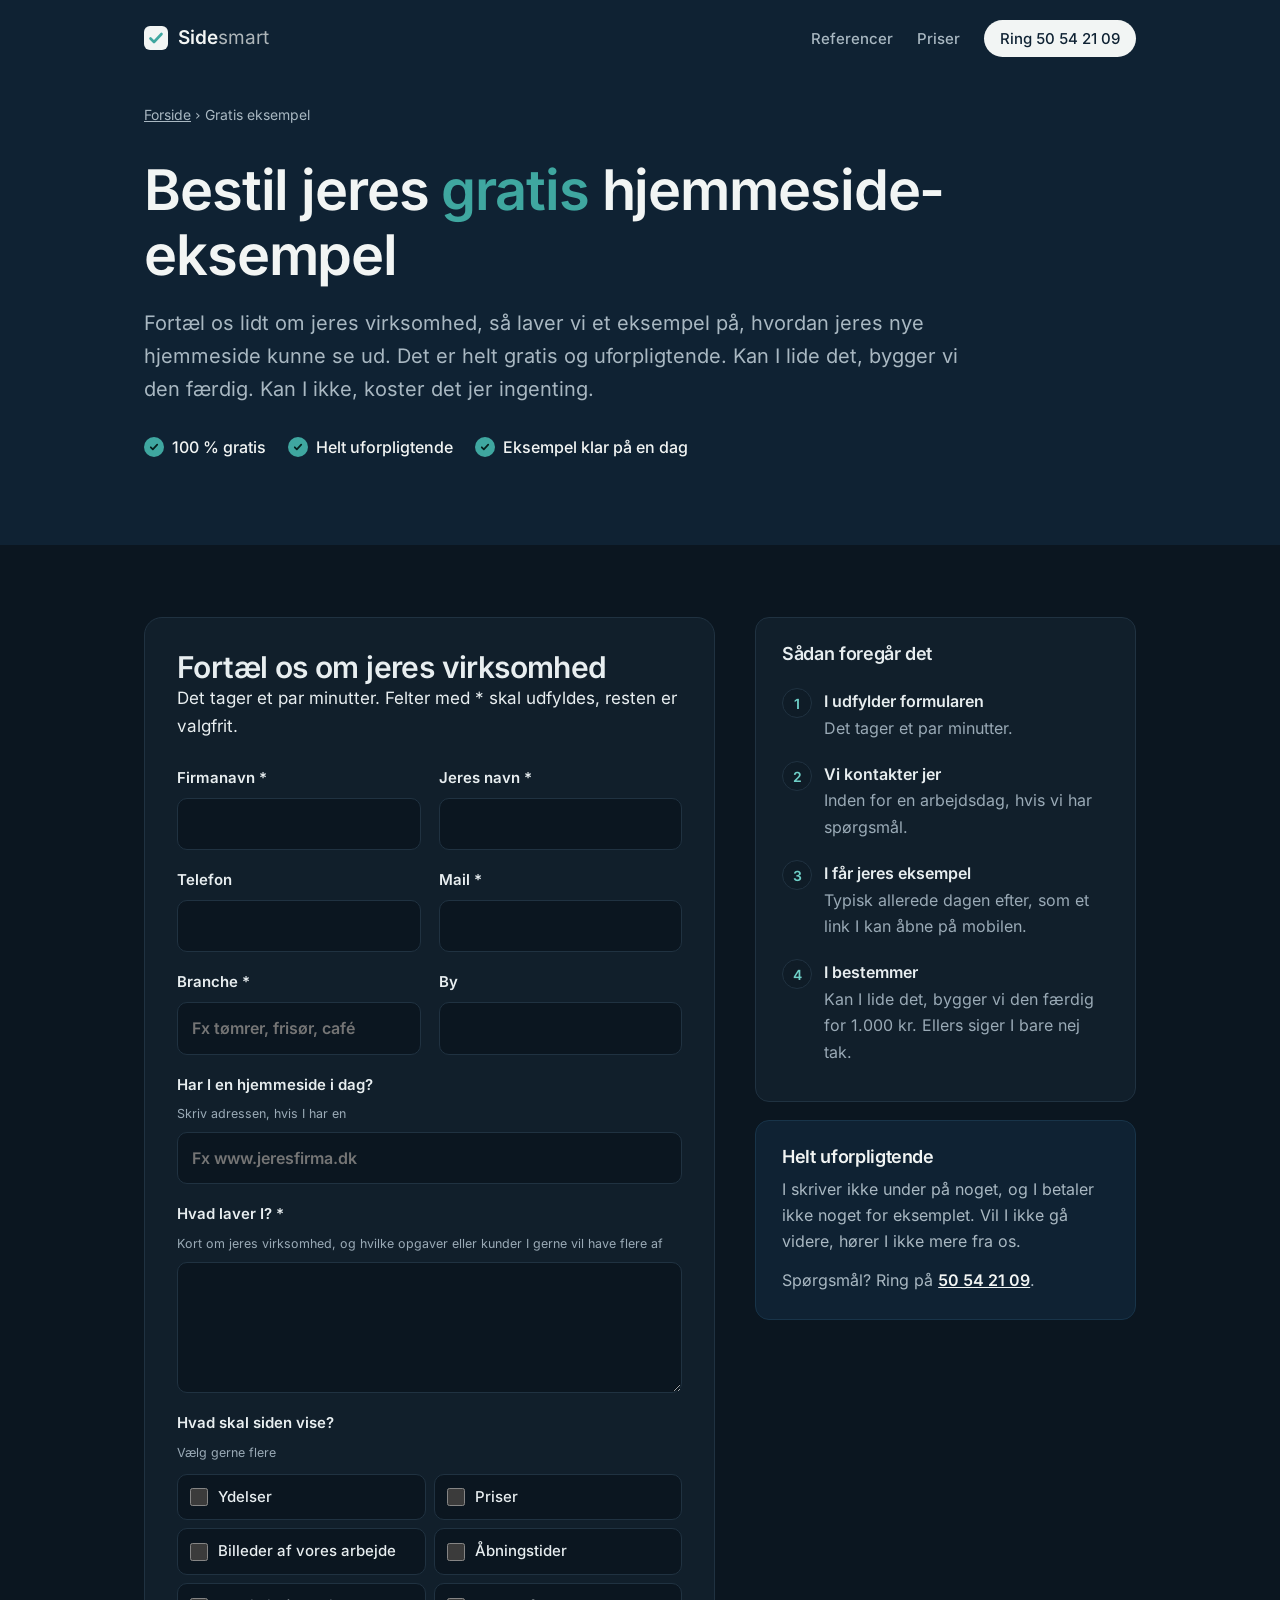
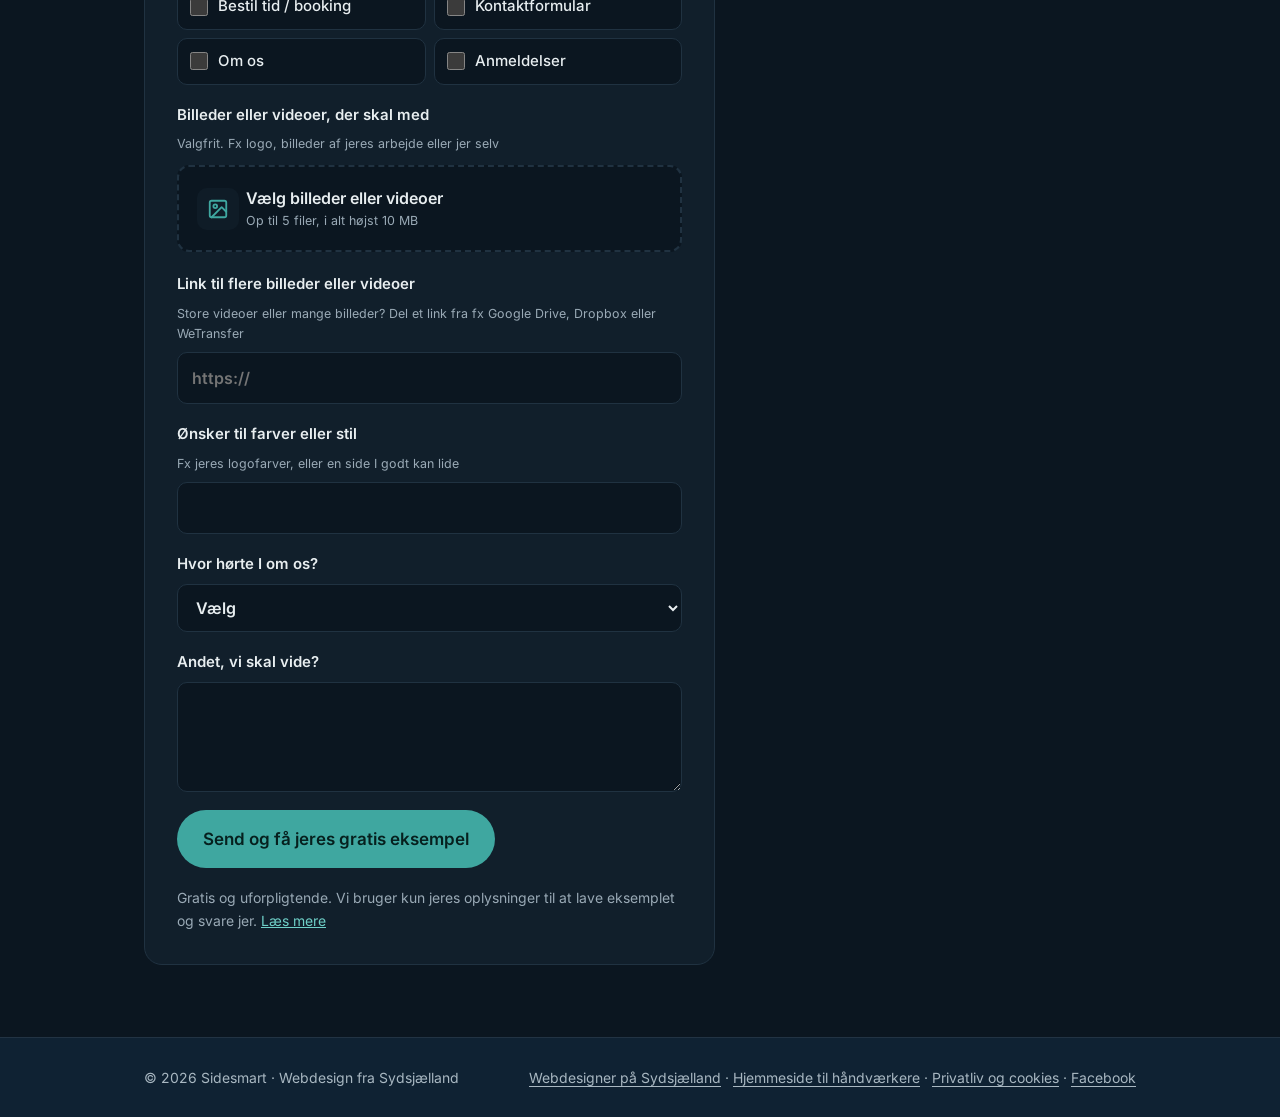
<file: gratis-eksempel.html>
<!doctype html>
<html lang="da">
<head>
<meta charset="utf-8">
<meta name="viewport" content="width=device-width, initial-scale=1, viewport-fit=cover">
<title>Bestil et gratis hjemmeside-eksempel | Sidesmart</title>
<meta name="description" content="Fortæl os om jeres virksomhed, så laver vi et gratis og uforpligtende eksempel på jeres nye hjemmeside. Eksemplet er typisk klar på en dag.">
<link rel="canonical" href="https://sidesmart.dk/gratis-eksempel.html">
<link rel="icon" href="/favicon.svg" type="image/svg+xml">
<meta name="theme-color" content="#0F2233">
<meta property="og:type" content="website">
<meta property="og:locale" content="da_DK">
<meta property="og:site_name" content="Sidesmart">
<meta property="og:url" content="https://sidesmart.dk/gratis-eksempel.html">
<meta property="og:title" content="Bestil et gratis hjemmeside-eksempel | Sidesmart">
<meta property="og:description" content="Gratis og uforpligtende. Fortæl os om jeres virksomhed, så viser vi, hvordan jeres nye hjemmeside kunne se ud.">
<meta property="og:image" content="https://sidesmart.dk/og-billede.jpg">
<meta name="twitter:card" content="summary_large_image">
<script>(function(){var t="dark";try{t=localStorage.getItem("tema")||"dark"}catch(e){}document.documentElement.setAttribute("data-theme",t)})();</script>
<link rel="preload" href="/inter-600.woff2" as="font" type="font/woff2" crossorigin>
<link rel="stylesheet" href="/side.css">
<style>
.trust{display:flex;flex-wrap:wrap;gap:10px 22px;margin:28px 0 0;padding:0;list-style:none;color:var(--on-dark)}
.trust li{display:flex;align-items:center;gap:8px;font-weight:500;font-size:16px}
.trust li::before{content:"";width:20px;height:20px;flex:none;border-radius:50%;background:var(--pixel) url("data:image/svg+xml,%3Csvg xmlns='http://www.w3.org/2000/svg' viewBox='0 0 24 24'%3E%3Cpath d='M6.5 12.5l3.5 3.5 7.5-8' fill='none' stroke='%2306201E' stroke-width='3' stroke-linecap='round' stroke-linejoin='round'/%3E%3C/svg%3E") center/14px no-repeat}
.bestil{display:grid;grid-template-columns:1.5fr 1fr;gap:40px;align-items:start}
@media (max-width:900px){.bestil{grid-template-columns:1fr}}
.formkort{background:var(--card);border:1px solid var(--line);border-radius:18px;padding:32px}
@media (max-width:600px){.formkort{padding:22px 18px}}
.formkort h2{font-size:clamp(24px,3vw,30px)}
.formkort>p{color:var(--muted);margin-top:8px}
.felter{display:grid;gap:18px;margin-top:26px}
.to{display:grid;grid-template-columns:1fr 1fr;gap:18px}
@media (max-width:600px){.to{grid-template-columns:1fr}}
.felter label,.felter legend{display:grid;gap:7px;font-size:15px;font-weight:600}
.felter small{font-weight:400;color:var(--muted)}
.felter input[type=text],.felter input[type=tel],.felter input[type=email],.felter select,.felter textarea{font:inherit;font-size:16px;color:var(--ink);background:var(--bg);border:1px solid var(--line);border-radius:10px;padding:12px 14px;width:100%}
.felter textarea{resize:vertical;min-height:110px}
.felter input:focus,.felter select:focus,.felter textarea:focus{outline:2px solid var(--pixel);outline-offset:0;border-color:transparent}
fieldset{border:0;margin:0;padding:0;min-width:0}
legend{padding:0;margin-bottom:10px}
.valg{display:grid;grid-template-columns:repeat(2,1fr);gap:8px}
@media (max-width:420px){.valg{grid-template-columns:1fr}}
.valg label{display:flex;align-items:center;gap:10px;font-weight:500;font-size:15px;background:var(--bg);border:1px solid var(--line);border-radius:10px;padding:10px 12px;cursor:pointer}
.valg input{width:18px;height:18px;accent-color:var(--pixel);flex:none;margin:0}
.valg label:has(input:checked){border-color:var(--pixel)}
.upload{position:relative;display:flex!important;align-items:center;gap:14px;border:2px dashed var(--line);border-radius:12px;padding:18px;cursor:pointer;background:var(--bg)}
.upload:hover,.upload:focus-within{border-color:var(--pixel)}
.upload input{position:absolute;inset:0;opacity:0;cursor:pointer;width:100%}
.upload strong{display:block;font-size:16px}
.upload small{display:block}
.upload-ikon{width:42px;height:42px;flex:none;border-radius:10px;background:var(--soft) url("data:image/svg+xml,%3Csvg xmlns='http://www.w3.org/2000/svg' viewBox='0 0 24 24' fill='none' stroke='%233FA7A0' stroke-width='2' stroke-linecap='round' stroke-linejoin='round'%3E%3Crect x='3' y='3' width='18' height='18' rx='2'/%3E%3Ccircle cx='9' cy='9' r='2'/%3E%3Cpath d='M21 15l-5-5L5 21'/%3E%3C/svg%3E") center/22px no-repeat}
.filliste{list-style:none;margin:8px 0 0;padding:0;display:grid;gap:6px}
.filliste li{display:flex;justify-content:space-between;gap:10px;font-size:14px;color:var(--muted);background:var(--bg);border:1px solid var(--line);border-radius:8px;padding:8px 12px}
.filliste li span:first-child{overflow:hidden;text-overflow:ellipsis;white-space:nowrap}
.filliste .fejl{color:#D9534F;border-color:#D9534F}
.hp{position:absolute;left:-9999px;width:1px;height:1px;opacity:0}
.send{border:0;cursor:pointer;font:inherit;font-weight:600;justify-self:start;font-size:17px;padding:15px 26px}
.send[disabled]{opacity:.6;cursor:wait}
.note{font-size:14px;color:var(--muted)}
.note a{color:var(--pixel-ink)}
.note.fejl{color:#D9534F}
.tak{text-align:center;padding:30px 10px}
.tak .ikon{width:64px;height:64px;margin:0 auto 18px;border-radius:50%;background:var(--pixel) url("data:image/svg+xml,%3Csvg xmlns='http://www.w3.org/2000/svg' viewBox='0 0 24 24'%3E%3Cpath d='M6.5 12.5l3.5 3.5 7.5-8' fill='none' stroke='%2306201E' stroke-width='2.6' stroke-linecap='round' stroke-linejoin='round'/%3E%3C/svg%3E") center/34px no-repeat}
.tak h2{margin:0 auto}
.tak p{color:var(--muted);margin:12px auto 0;max-width:440px}
.side{display:grid;gap:18px}
@media (min-width:901px){.side{position:sticky;top:24px}}
.side .card h3{font-size:18px}
.trin{list-style:none;margin:14px 0 0;padding:0;counter-reset:t}
.trin li{counter-increment:t;display:grid;grid-template-columns:30px 1fr;gap:12px;padding:10px 0;color:var(--muted);font-size:16px}
.trin li::before{content:counter(t);width:30px;height:30px;border-radius:50%;display:grid;place-items:center;background:var(--soft);border:1px solid var(--line);color:var(--pixel-ink);font-weight:600;font-size:14px}
.trin strong{color:var(--ink);display:block}
.garanti{background:var(--fjord);color:var(--on-dark);border-color:var(--fjord-2)}
.garanti p{color:var(--on-dark-muted)}
.garanti a{color:var(--on-dark);font-weight:600;white-space:nowrap}
</style>
</head>
<body>

<div class="top">
  <div class="wrap">
    <header>
      <a class="logo" href="/" aria-label="Sidesmart – forside"><svg viewBox="0 0 24 24" aria-hidden="true"><rect width="24" height="24" rx="6" fill="currentColor"/><path d="M6.5 12.5l3.5 3.5 7.5-8" fill="none" stroke="#3FA7A0" stroke-width="2.6" stroke-linecap="round" stroke-linejoin="round"/></svg><span>Side<b>smart</b></span></a>
      <nav aria-label="Hovedmenu"><a href="/#referencer">Referencer</a><a href="/#spoergsmaal">Priser</a><a class="cta-small" href="tel:+4550542109">Ring 50 54 21 09</a></nav>
    </header>
    <p class="crumbs"><a href="/">Forside</a> › Gratis eksempel</p>
    <div class="intro">
      <h1>Bestil jeres <em>gratis</em> hjemmeside-eksempel</h1>
      <p class="lead">Fortæl os lidt om jeres virksomhed, så laver vi et eksempel på, hvordan jeres nye hjemmeside kunne se ud. Det er helt gratis og uforpligtende. Kan I lide det, bygger vi den færdig. Kan I ikke, koster det jer ingenting.</p>
      <ul class="trust">
        <li>100 % gratis</li>
        <li>Helt uforpligtende</li>
        <li>Eksempel klar på en dag</li>
      </ul>
    </div>
  </div>
</div>

<main>
<section>
  <div class="wrap bestil">
    <div class="formkort" id="formkort">
      <form id="bestilling" action="https://formsubmit.co/william@sidesmart.dk" method="POST">
        <h2>Fortæl os om jeres virksomhed</h2>
        <p>Det tager et par minutter. Felter med * skal udfyldes, resten er valgfrit.</p>
        <input type="hidden" name="_subject" value="Ny bestilling: gratis hjemmeside-eksempel">
        <input type="hidden" name="_template" value="table">
        <input type="hidden" name="_captcha" value="false">
        <input type="hidden" name="_next" value="https://sidesmart.dk/gratis-eksempel.html?tak=1">
        <input type="hidden" name="Indhold på siden" id="indhold">
        <input type="text" name="_honey" class="hp" tabindex="-1" autocomplete="off" aria-hidden="true">

        <div class="felter">
          <div class="to">
            <label>Firmanavn *<input type="text" name="Firmanavn" autocomplete="organization" required></label>
            <label>Jeres navn *<input type="text" name="Navn" autocomplete="name" required></label>
          </div>
          <div class="to">
            <label>Telefon<input type="tel" name="Telefon" autocomplete="tel"></label>
            <label>Mail *<input type="email" name="email" autocomplete="email" required></label>
          </div>
          <div class="to">
            <label>Branche *<input type="text" name="Branche" placeholder="Fx tømrer, frisør, café" required></label>
            <label>By<input type="text" name="By" autocomplete="address-level2"></label>
          </div>
          <label>Har I en hjemmeside i dag? <small>Skriv adressen, hvis I har en</small><input type="text" name="Nuværende hjemmeside" placeholder="Fx www.jeresfirma.dk"></label>
          <label>Hvad laver I? *<small>Kort om jeres virksomhed, og hvilke opgaver eller kunder I gerne vil have flere af</small><textarea name="Om virksomheden" rows="4" required></textarea></label>

          <fieldset>
            <legend>Hvad skal siden vise? <small>Vælg gerne flere</small></legend>
            <div class="valg" id="valg">
              <label><input type="checkbox" value="Ydelser">Ydelser</label>
              <label><input type="checkbox" value="Priser">Priser</label>
              <label><input type="checkbox" value="Billeder af vores arbejde">Billeder af vores arbejde</label>
              <label><input type="checkbox" value="Åbningstider">Åbningstider</label>
              <label><input type="checkbox" value="Bestil tid / booking">Bestil tid / booking</label>
              <label><input type="checkbox" value="Kontaktformular">Kontaktformular</label>
              <label><input type="checkbox" value="Om os">Om os</label>
              <label><input type="checkbox" value="Anmeldelser">Anmeldelser</label>
            </div>
          </fieldset>

          <fieldset>
            <legend>Billeder eller videoer, der skal med <small>Valgfrit. Fx logo, billeder af jeres arbejde eller jer selv</small></legend>
            <label class="upload" id="upload">
              <input type="file" id="filer" accept="image/*,video/*,.pdf" multiple>
              <span class="upload-ikon" aria-hidden="true"></span>
              <span><strong>Vælg billeder eller videoer</strong><small>Op til 5 filer, i alt højst 10 MB</small></span>
            </label>
            <ul class="filliste" id="filliste"></ul>
            <label style="margin-top:12px">Link til flere billeder eller videoer <small>Store videoer eller mange billeder? Del et link fra fx Google Drive, Dropbox eller WeTransfer</small><input type="text" name="Link til billeder/videoer" placeholder="https://"></label>
          </fieldset>

          <label>Ønsker til farver eller stil<small>Fx jeres logofarver, eller en side I godt kan lide</small><input type="text" name="Farver og stil"></label>
          <label>Hvor hørte I om os?
            <select name="Hørte om os via">
              <option value="">Vælg</option>
              <option>Facebook</option>
              <option>Google</option>
              <option>Anbefaling</option>
              <option>Vi ringede til jer</option>
              <option>Andet</option>
            </select>
          </label>
          <label>Andet, vi skal vide?<textarea name="Andet" rows="3"></textarea></label>

          <button class="btn btn-primary send" type="submit">Send og få jeres gratis eksempel</button>
          <p class="note" id="status" role="status">Gratis og uforpligtende. Vi bruger kun jeres oplysninger til at lave eksemplet og svare jer. <a href="/privatliv.html">Læs mere</a></p>
        </div>
      </form>
    </div>

    <aside class="side">
      <div class="card">
        <h3>Sådan foregår det</h3>
        <ol class="trin">
          <li><span><strong>I udfylder formularen</strong>Det tager et par minutter.</span></li>
          <li><span><strong>Vi kontakter jer</strong>Inden for en arbejdsdag, hvis vi har spørgsmål.</span></li>
          <li><span><strong>I får jeres eksempel</strong>Typisk allerede dagen efter, som et link I kan åbne på mobilen.</span></li>
          <li><span><strong>I bestemmer</strong>Kan I lide det, bygger vi den færdig for 1.000 kr. Ellers siger I bare nej tak.</span></li>
        </ol>
      </div>
      <div class="card garanti">
        <h3>Helt uforpligtende</h3>
        <p>I skriver ikke under på noget, og I betaler ikke noget for eksemplet. Vil I ikke gå videre, hører I ikke mere fra os.</p>
        <p style="margin-top:12px">Spørgsmål? Ring på <a href="tel:+4550542109">50 54 21 09</a>.</p>
      </div>
    </aside>
  </div>
</section>
</main>

<footer>
  <div class="wrap">
    <span>© 2026 Sidesmart · Webdesign fra Sydsjælland</span>
    <span><a href="/webdesigner-sydsjaelland.html">Webdesigner på Sydsjælland</a> · <a href="/hjemmeside-til-haandvaerkere.html">Hjemmeside til håndværkere</a> · <a href="/privatliv.html">Privatliv og cookies</a> · <a href="https://www.facebook.com/profile.php?id=61597050597617" target="_blank" rel="noopener">Facebook</a></span>
  </div>
</footer>

<a class="call-fab" href="tel:+4550542109" aria-label="Ring til Sidesmart på 50 54 21 09">Ring nu</a>

<script>
(function(){
  var f=document.getElementById("bestilling"),st=document.getElementById("status"),kort=document.getElementById("formkort");
  function tak(){kort.innerHTML='<div class="tak" role="status"><div class="ikon" aria-hidden="true"></div><h2>Tak! Vi har modtaget jeres bestilling</h2><p>Vi går i gang med jeres gratis eksempel, som typisk er klar på en dag. Har I spørgsmål, er I altid velkomne til at ringe på <a href="tel:+4550542109">50 54 21 09</a>.</p><p><a class="link-arrow" href="/">Tilbage til forsiden</a></p></div>';kort.scrollIntoView({behavior:"smooth",block:"start"})}
  if(/[?&]tak=1/.test(location.search)){tak();return}
  var filer=document.getElementById("filer"),liste=document.getElementById("filliste"),MAKS=10*1024*1024,ANTAL=5,filOk=true;
  function mb(n){return n<1048576?Math.max(1,Math.round(n/1024))+" KB":(n/1048576).toFixed(1).replace(".",",")+" MB"}
  function visFiler(){
    var fs=[].slice.call(filer.files),sum=0;liste.innerHTML="";
    fs.forEach(function(x){sum+=x.size;var li=document.createElement("li");li.innerHTML="<span></span><span>"+mb(x.size)+"</span>";li.firstChild.textContent=x.name;liste.appendChild(li)});
    filOk=fs.length<=ANTAL&&sum<=MAKS;
    if(!filOk){var li=document.createElement("li");li.className="fejl";li.textContent=fs.length>ANTAL?"Vælg højst "+ANTAL+" filer. Del resten via et link nedenfor.":"Filerne fylder "+mb(sum)+", men højst 10 MB kan sendes. Del store videoer via et link nedenfor.";liste.appendChild(li)}
  }
  filer.addEventListener("change",visFiler);
  f.addEventListener("submit",function(e){
    var valgt=[].map.call(f.querySelectorAll("#valg input:checked"),function(i){return i.value});
    document.getElementById("indhold").value=valgt.join(", ");
    if(filer.files.length){
      if(!filOk){e.preventDefault();liste.scrollIntoView({behavior:"smooth",block:"center"});return}
      /* Med filer: almindelig afsendelse (FormSubmit understøtter vedhæftninger her) */
      [].forEach.call(f.querySelectorAll("input.vedhaeft"),function(i){i.remove()});
      [].forEach.call(filer.files,function(x,n){var dt=new DataTransfer();dt.items.add(x);var inp=document.createElement("input");inp.type="file";inp.name="Fil "+(n+1);inp.className="vedhaeft";inp.hidden=true;inp.files=dt.files;f.appendChild(inp)});
      f.enctype="multipart/form-data";
      var b0=f.querySelector(".send");b0.textContent="Sender…";
      st.textContent="Sender jeres bestilling og filer. Det kan tage lidt tid, så luk ikke siden.";st.className="note";
      setTimeout(function(){b0.disabled=true},0);
      return;
    }
    if(!window.fetch)return;
    e.preventDefault();
    var b=f.querySelector(".send"),tekst=b.textContent;b.disabled=true;b.textContent="Sender…";
    st.textContent="Sender jeres bestilling. Det kan tage op til et halvt minut, så luk ikke siden.";st.className="note";
    fetch("https://formsubmit.co/ajax/william@sidesmart.dk",{method:"POST",headers:{"Accept":"application/json"},body:new FormData(f)})
      .then(function(r){return r.json()})
      .then(function(d){if(d&&String(d.success)==="true"){tak();if(window.goatcounter&&goatcounter.count)goatcounter.count({path:"bestilling-sendt",title:"Gratis eksempel bestilt",event:true})}else throw new Error(d&&d.message)})
      .catch(function(){st.innerHTML='Bestillingen kunne ikke sendes. Ring på <a href="tel:+4550542109">50 54 21 09</a> eller skriv til <a href="mailto:william@sidesmart.dk">william@sidesmart.dk</a>.';st.className="note fejl";b.disabled=false;b.textContent=tekst});
  });
})();
</script>
<script src="/samtykke.js"></script>
<script data-goatcounter="https://sidesmart.goatcounter.com/count" async src="https://gc.zgo.at/count.js"></script>
</body>
</html>
</file>
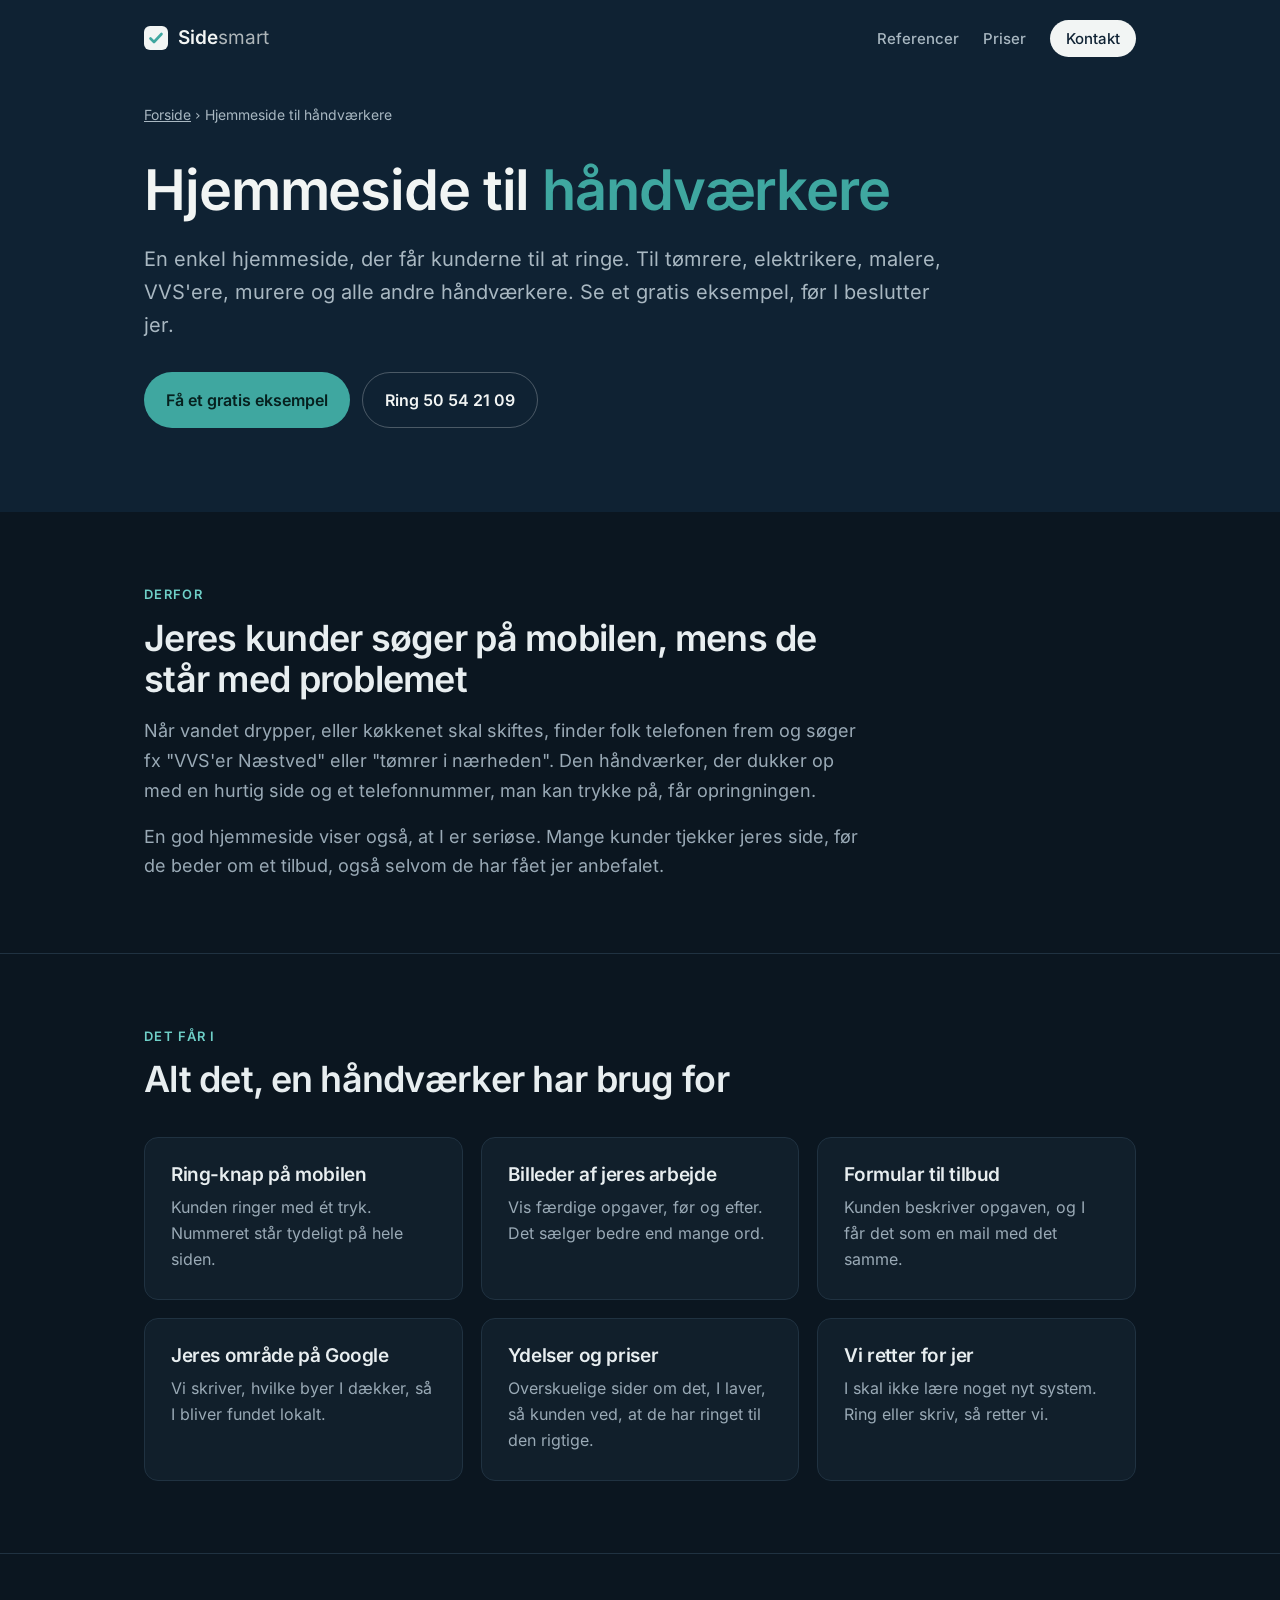
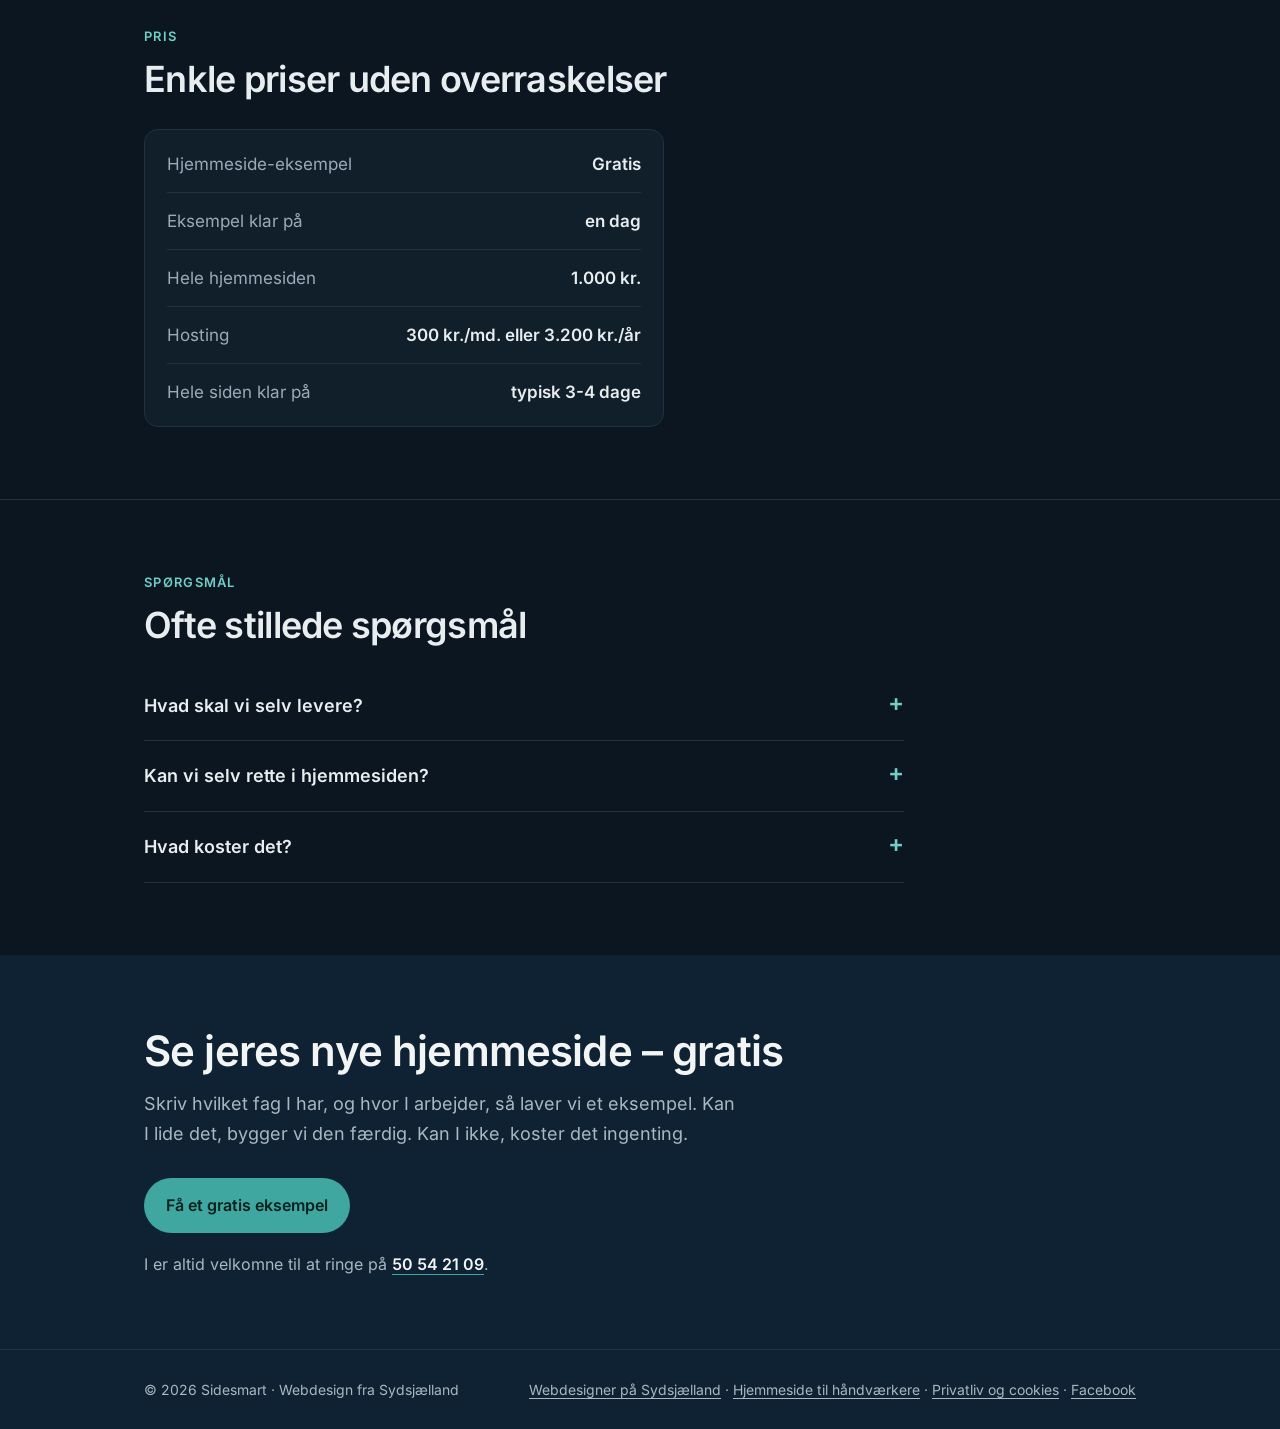
<file: hjemmeside-til-haandvaerkere.html>
<!doctype html>
<html lang="da">
<head>
<meta charset="utf-8">
<meta name="viewport" content="width=device-width, initial-scale=1, viewport-fit=cover">
<title>Hjemmeside til håndværkere – fra 1.000 kr. | Sidesmart</title>
<meta name="description" content="Hjemmeside til tømrere, elektrikere, malere, VVS'ere og andre håndværkere. Ring-knap, billeder af jeres opgaver og synlig på Google. Gratis eksempel – hele siden 1.000 kr.">
<link rel="canonical" href="https://sidesmart.dk/hjemmeside-til-haandvaerkere.html">
<link rel="icon" href="/favicon.svg" type="image/svg+xml">
<meta name="theme-color" content="#0F2233">
<meta property="og:type" content="website">
<meta property="og:locale" content="da_DK">
<meta property="og:site_name" content="Sidesmart">
<meta property="og:url" content="https://sidesmart.dk/hjemmeside-til-haandvaerkere.html">
<meta property="og:title" content="Hjemmeside til håndværkere | Sidesmart">
<meta property="og:description" content="En enkel hjemmeside, der får kunderne til at ringe. Gratis eksempel – hele siden 1.000 kr.">
<meta property="og:image" content="https://sidesmart.dk/og-billede.jpg">
<meta name="twitter:card" content="summary_large_image">
<script>(function(){var t="dark";try{t=localStorage.getItem("tema")||"dark"}catch(e){}document.documentElement.setAttribute("data-theme",t)})();</script>
<link rel="preload" href="/inter-600.woff2" as="font" type="font/woff2" crossorigin>
<link rel="stylesheet" href="/side.css">
<script type="application/ld+json">
{
  "@context": "https://schema.org",
  "@graph": [
    {
      "@type": "Service",
      "name": "Hjemmeside til håndværkere",
      "serviceType": "Webdesign til håndværkere",
      "url": "https://sidesmart.dk/hjemmeside-til-haandvaerkere.html",
      "provider": { "@type": "ProfessionalService", "@id": "https://sidesmart.dk/#virksomhed", "name": "Sidesmart", "sameAs": ["https://www.facebook.com/profile.php?id=61597050597617"], "url": "https://sidesmart.dk/", "telephone": "+45 50 54 21 09", "email": "william@sidesmart.dk" },
      "areaServed": { "@type": "Country", "name": "Danmark" },
      "audience": { "@type": "BusinessAudience", "name": "Håndværkere" },
      "offers": { "@type": "Offer", "price": "1000", "priceCurrency": "DKK", "description": "Hele hjemmesiden. Gratis eksempel først." }
    },
    {
      "@type": "BreadcrumbList",
      "itemListElement": [
        { "@type": "ListItem", "position": 1, "name": "Forside", "item": "https://sidesmart.dk/" },
        { "@type": "ListItem", "position": 2, "name": "Hjemmeside til håndværkere", "item": "https://sidesmart.dk/hjemmeside-til-haandvaerkere.html" }
      ]
    },
    {
      "@type": "FAQPage",
      "mainEntity": [
        { "@type": "Question", "name": "Hvad skal vi selv levere?",
          "acceptedAnswer": { "@type": "Answer", "text": "Et par linjer om jeres firma, hvilke opgaver I laver, og gerne nogle billeder af jeres arbejde. Har I ikke billeder, finder vi en løsning sammen." } },
        { "@type": "Question", "name": "Kan vi selv rette i hjemmesiden?",
          "acceptedAnswer": { "@type": "Answer", "text": "I skal ikke selv rette noget. Ring eller skriv, så retter vi tekster, priser og billeder for jer." } },
        { "@type": "Question", "name": "Hvad koster en hjemmeside til håndværkere?",
          "acceptedAnswer": { "@type": "Answer", "text": "I får først et gratis eksempel. Kan I lide det, koster hele hjemmesiden 1.000 kr. Hosting koster 300 kr. om måneden eller 3.200 kr. om året." } }
      ]
    }
  ]
}
</script>
</head>
<body>

<div class="top">
  <div class="wrap">
    <header>
      <a class="logo" href="/" aria-label="Sidesmart – forside"><svg viewBox="0 0 24 24" aria-hidden="true"><rect width="24" height="24" rx="6" fill="currentColor"/><path d="M6.5 12.5l3.5 3.5 7.5-8" fill="none" stroke="#3FA7A0" stroke-width="2.6" stroke-linecap="round" stroke-linejoin="round"/></svg><span>Side<b>smart</b></span></a>
      <nav aria-label="Hovedmenu"><a href="/#referencer">Referencer</a><a href="/#spoergsmaal">Priser</a><a class="cta-small" href="/#kontakt">Kontakt</a></nav>
    </header>
    <p class="crumbs"><a href="/">Forside</a> › Hjemmeside til håndværkere</p>
    <div class="intro">
      <h1>Hjemmeside til <em>håndværkere</em></h1>
      <p class="lead">En enkel hjemmeside, der får kunderne til at ringe. Til tømrere, elektrikere, malere, VVS'ere, murere og alle andre håndværkere. Se et gratis eksempel, før I beslutter jer.</p>
      <div class="btns">
        <a class="btn btn-primary" href="/gratis-eksempel.html">Få et gratis eksempel</a>
        <a class="btn btn-ghost" href="tel:+4550542109">Ring 50 54 21 09</a>
      </div>
    </div>
  </div>
</div>

<main>
<section>
  <div class="wrap">
    <p class="kicker">Derfor</p>
    <h2>Jeres kunder søger på mobilen, mens de står med problemet</h2>
    <div class="text">
      <p>Når vandet drypper, eller køkkenet skal skiftes, finder folk telefonen frem og søger fx "VVS'er Næstved" eller "tømrer i nærheden". Den håndværker, der dukker op med en hurtig side og et telefonnummer, man kan trykke på, får opringningen.</p>
      <p>En god hjemmeside viser også, at I er seriøse. Mange kunder tjekker jeres side, før de beder om et tilbud, også selvom de har fået jer anbefalet.</p>
    </div>
  </div>
</section>

<section>
  <div class="wrap">
    <p class="kicker">Det får I</p>
    <h2>Alt det, en håndværker har brug for</h2>
    <div class="grid">
      <div class="card"><h3>Ring-knap på mobilen</h3><p>Kunden ringer med ét tryk. Nummeret står tydeligt på hele siden.</p></div>
      <div class="card"><h3>Billeder af jeres arbejde</h3><p>Vis færdige opgaver, før og efter. Det sælger bedre end mange ord.</p></div>
      <div class="card"><h3>Formular til tilbud</h3><p>Kunden beskriver opgaven, og I får det som en mail med det samme.</p></div>
      <div class="card"><h3>Jeres område på Google</h3><p>Vi skriver, hvilke byer I dækker, så I bliver fundet lokalt.</p></div>
      <div class="card"><h3>Ydelser og priser</h3><p>Overskuelige sider om det, I laver, så kunden ved, at de har ringet til den rigtige.</p></div>
      <div class="card"><h3>Vi retter for jer</h3><p>I skal ikke lære noget nyt system. Ring eller skriv, så retter vi.</p></div>
    </div>
  </div>
</section>

<section>
  <div class="wrap">
    <p class="kicker">Pris</p>
    <h2>Enkle priser uden overraskelser</h2>
    <div class="prices">
      <div><span>Hjemmeside-eksempel</span><strong>Gratis</strong></div>
      <div><span>Eksempel klar på</span><strong>en dag</strong></div>
      <div><span>Hele hjemmesiden</span><strong>1.000 kr.</strong></div>
      <div><span>Hosting</span><strong>300 kr./md. eller 3.200 kr./år</strong></div>
      <div><span>Hele siden klar på</span><strong>typisk 3-4 dage</strong></div>
    </div>
  </div>
</section>

<section>
  <div class="wrap">
    <p class="kicker">Spørgsmål</p>
    <h2>Ofte stillede spørgsmål</h2>
    <div class="faq">
      <details><summary>Hvad skal vi selv levere?</summary><p>Et par linjer om jeres firma, hvilke opgaver I laver, og gerne nogle billeder af jeres arbejde. Har I ikke billeder, finder vi en løsning sammen.</p></details>
      <details><summary>Kan vi selv rette i hjemmesiden?</summary><p>I skal ikke selv rette noget. Ring eller skriv, så retter vi tekster, priser og billeder for jer.</p></details>
      <details><summary>Hvad koster det?</summary><p>I får først et gratis eksempel. Kan I lide det, koster hele hjemmesiden 1.000 kr. Hosting koster 300 kr. om måneden eller 3.200 kr. om året.</p></details>
    </div>
  </div>
</section>
</main>

<section class="cta">
  <div class="wrap">
    <h2>Se jeres nye hjemmeside – gratis</h2>
    <p>Skriv hvilket fag I har, og hvor I arbejder, så laver vi et eksempel. Kan I lide det, bygger vi den færdig. Kan I ikke, koster det ingenting.</p>
    <div class="btns"><a class="btn btn-primary" href="/gratis-eksempel.html">Få et gratis eksempel</a></div>
    <p class="call">I er altid velkomne til at ringe på <a href="tel:+4550542109">50 54 21 09</a>.</p>
  </div>
</section>

<footer>
  <div class="wrap">
    <span>© 2026 Sidesmart · Webdesign fra Sydsjælland</span>
    <span><a href="/webdesigner-sydsjaelland.html">Webdesigner på Sydsjælland</a> · <a href="/hjemmeside-til-haandvaerkere.html">Hjemmeside til håndværkere</a> · <a href="/privatliv.html">Privatliv og cookies</a> · <a href="https://www.facebook.com/profile.php?id=61597050597617" target="_blank" rel="noopener">Facebook</a></span>
  </div>
</footer>

<a class="call-fab" href="tel:+4550542109" aria-label="Ring til Sidesmart på 50 54 21 09">Ring nu</a>
<script src="/samtykke.js"></script>
<script data-goatcounter="https://sidesmart.goatcounter.com/count" async src="https://gc.zgo.at/count.js"></script>
</body>
</html>
</file>
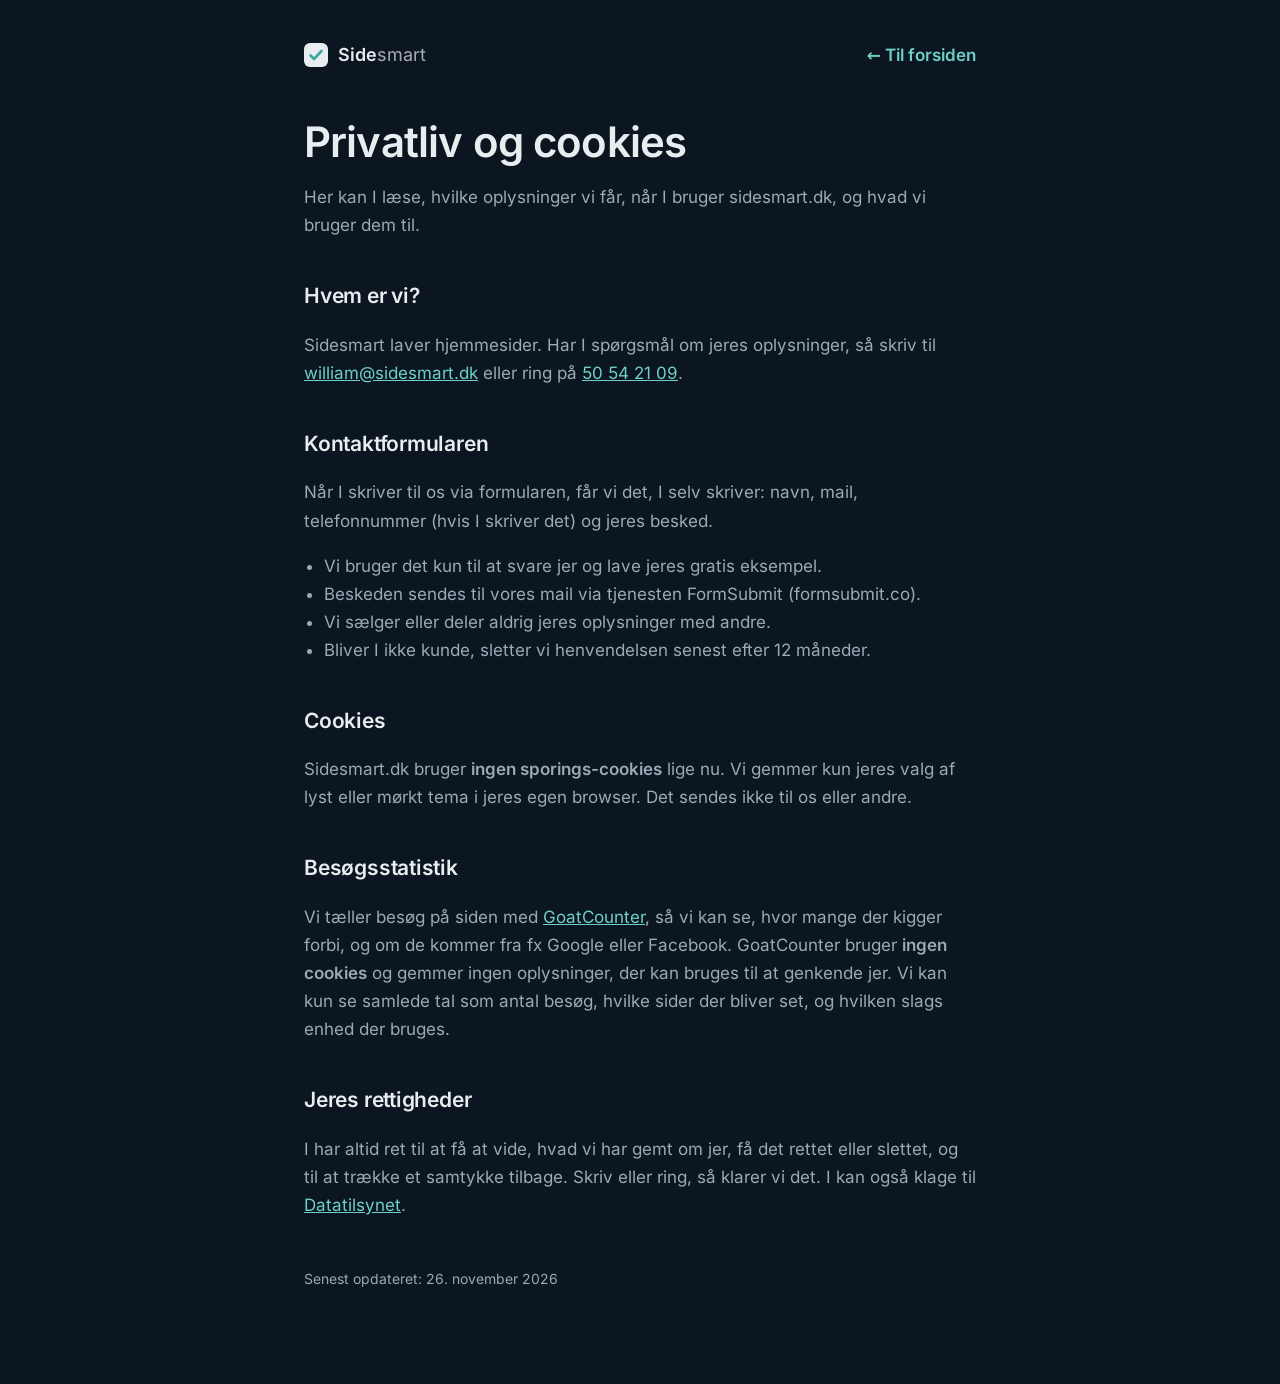
<file: privatliv.html>
<!doctype html>
<html lang="da">
<head>
<meta charset="utf-8">
<meta name="viewport" content="width=device-width, initial-scale=1">
<title>Privatliv og cookies | Sidesmart</title>
<meta name="description" content="Sådan behandler Sidesmart jeres oplysninger, og hvilke cookies sidesmart.dk bruger.">
<link rel="canonical" href="https://sidesmart.dk/privatliv.html">
<link rel="icon" href="/favicon.svg" type="image/svg+xml">
<meta name="theme-color" content="#0F2233">
<script>(function(){var t="dark";try{t=localStorage.getItem("tema")||"dark"}catch(e){}document.documentElement.setAttribute("data-theme",t)})();</script>
<style>
@font-face{font-family:"Inter";font-weight:400;font-display:swap;src:url(/inter-400.woff2) format("woff2")}
@font-face{font-family:"Inter";font-weight:600;font-display:swap;src:url(/inter-600.woff2) format("woff2")}
:root{--bg:#FAFAF7;--ink:#14212E;--muted:#5A6878;--line:#DDE3E3;--accent:#0B6B66;color-scheme:light}
:root[data-theme="dark"]{--bg:#0B1620;--ink:#E8EEF0;--muted:#9AAAB6;--line:#203241;--accent:#6FD0C8;color-scheme:dark}
*{box-sizing:border-box}
body{margin:0;background:var(--bg);color:var(--ink);font:400 17px/1.65 "Inter",system-ui,sans-serif;-webkit-font-smoothing:antialiased}
.wrap{max-width:720px;margin:0 auto;padding:40px 24px 80px}
@media (max-width:600px){.wrap{padding:28px 16px 64px}}
.top{display:flex;justify-content:space-between;align-items:center;margin-bottom:48px}
.logo{display:inline-flex;align-items:center;gap:10px;text-decoration:none;color:inherit;font-weight:600;font-size:18px}
.logo b{font-weight:400;opacity:.7}
.back{color:var(--accent);font-weight:600;text-decoration:none}
h1{font-size:clamp(30px,5vw,42px);letter-spacing:-.02em;line-height:1.15;margin:0 0 12px}
h2{font-size:21px;margin:40px 0 8px;letter-spacing:-.01em}
p,li{color:var(--muted)}
ul{padding-left:20px}
a{color:var(--accent)}
a[href^="tel:"]{white-space:nowrap}
.box{border:1px solid var(--line);border-radius:12px;padding:16px 20px;margin-top:16px}
button.link{font:inherit;color:var(--accent);background:none;border:0;padding:0;text-decoration:underline;cursor:pointer}
.small{font-size:14px}
</style>
</head>
<body>
<div class="wrap">
  <div class="top">
    <a class="logo" href="/"><svg width="24" height="24" viewBox="0 0 24 24" aria-hidden="true"><rect width="24" height="24" rx="6" fill="currentColor"/><path d="M6.5 12.5l3.5 3.5 7.5-8" fill="none" stroke="#3FA7A0" stroke-width="2.6" stroke-linecap="round" stroke-linejoin="round"/></svg><span>Side<b>smart</b></span></a>
    <a class="back" href="/">← Til forsiden</a>
  </div>

  <h1>Privatliv og cookies</h1>
  <p>Her kan I læse, hvilke oplysninger vi får, når I bruger sidesmart.dk, og hvad vi bruger dem til.</p>

  <h2>Hvem er vi?</h2>
  <p>Sidesmart laver hjemmesider. Har I spørgsmål om jeres oplysninger, så skriv til <a href="mailto:william@sidesmart.dk">william@sidesmart.dk</a> eller ring på <a href="tel:+4550542109">50 54 21 09</a>.</p>

  <h2>Kontaktformularen</h2>
  <p>Når I skriver til os via formularen, får vi det, I selv skriver: navn, mail, telefonnummer (hvis I skriver det) og jeres besked.</p>
  <ul>
    <li>Vi bruger det kun til at svare jer og lave jeres gratis eksempel.</li>
    <li>Beskeden sendes til vores mail via tjenesten FormSubmit (formsubmit.co).</li>
    <li>Vi sælger eller deler aldrig jeres oplysninger med andre.</li>
    <li>Bliver I ikke kunde, sletter vi henvendelsen senest efter 12 måneder.</li>
  </ul>

  <h2>Cookies</h2>
  <p id="cookie-status">Sidesmart.dk bruger <strong>ingen sporings-cookies</strong> lige nu. Vi gemmer kun jeres valg af lyst eller mørkt tema i jeres egen browser. Det sendes ikke til os eller andre.</p>
  <div class="box" id="cookie-boks" hidden>
    <p>Bruger vi annonce-cookies (fx fra Facebook eller Google), spørger vi altid først via et banner. Siden virker fint, selvom I siger nej.</p>
    <p><button class="link" type="button" id="skift-valg">Skift jeres cookie-valg</button></p>
  </div>

  <h2>Besøgsstatistik</h2>
  <p>Vi tæller besøg på siden med <a href="https://www.goatcounter.com" target="_blank" rel="noopener">GoatCounter</a>, så vi kan se, hvor mange der kigger forbi, og om de kommer fra fx Google eller Facebook. GoatCounter bruger <strong>ingen cookies</strong> og gemmer ingen oplysninger, der kan bruges til at genkende jer. Vi kan kun se samlede tal som antal besøg, hvilke sider der bliver set, og hvilken slags enhed der bruges.</p>

  <h2>Jeres rettigheder</h2>
  <p>I har altid ret til at få at vide, hvad vi har gemt om jer, få det rettet eller slettet, og til at trække et samtykke tilbage. Skriv eller ring, så klarer vi det. I kan også klage til <a href="https://www.datatilsynet.dk" rel="noopener">Datatilsynet</a>.</p>

  <p class="small" style="margin-top:48px">Senest opdateret: 26. november 2026</p>
</div>

<script src="/samtykke.js"></script>
<script data-goatcounter="https://sidesmart.goatcounter.com/count" async src="https://gc.zgo.at/count.js"></script>
<script>
(function(){
  var c=window.SIDESMART_SPORING||{};
  if(c.metaPixelId||c.googleTagId){
    document.getElementById("cookie-status").innerHTML="Sidesmart.dk bruger cookies til at måle, hvor godt vores annoncer virker (fx Facebook Pixel eller Google), <strong>men kun hvis I har sagt ja</strong> i cookie-banneret. Vi gemmer også jeres valg af lyst eller mørkt tema i jeres egen browser.";
    document.getElementById("cookie-boks").hidden=false;
    document.getElementById("skift-valg").addEventListener("click",function(){window.aabnCookieValg()});
  }
})();
</script>
</body>
</html>
</file>
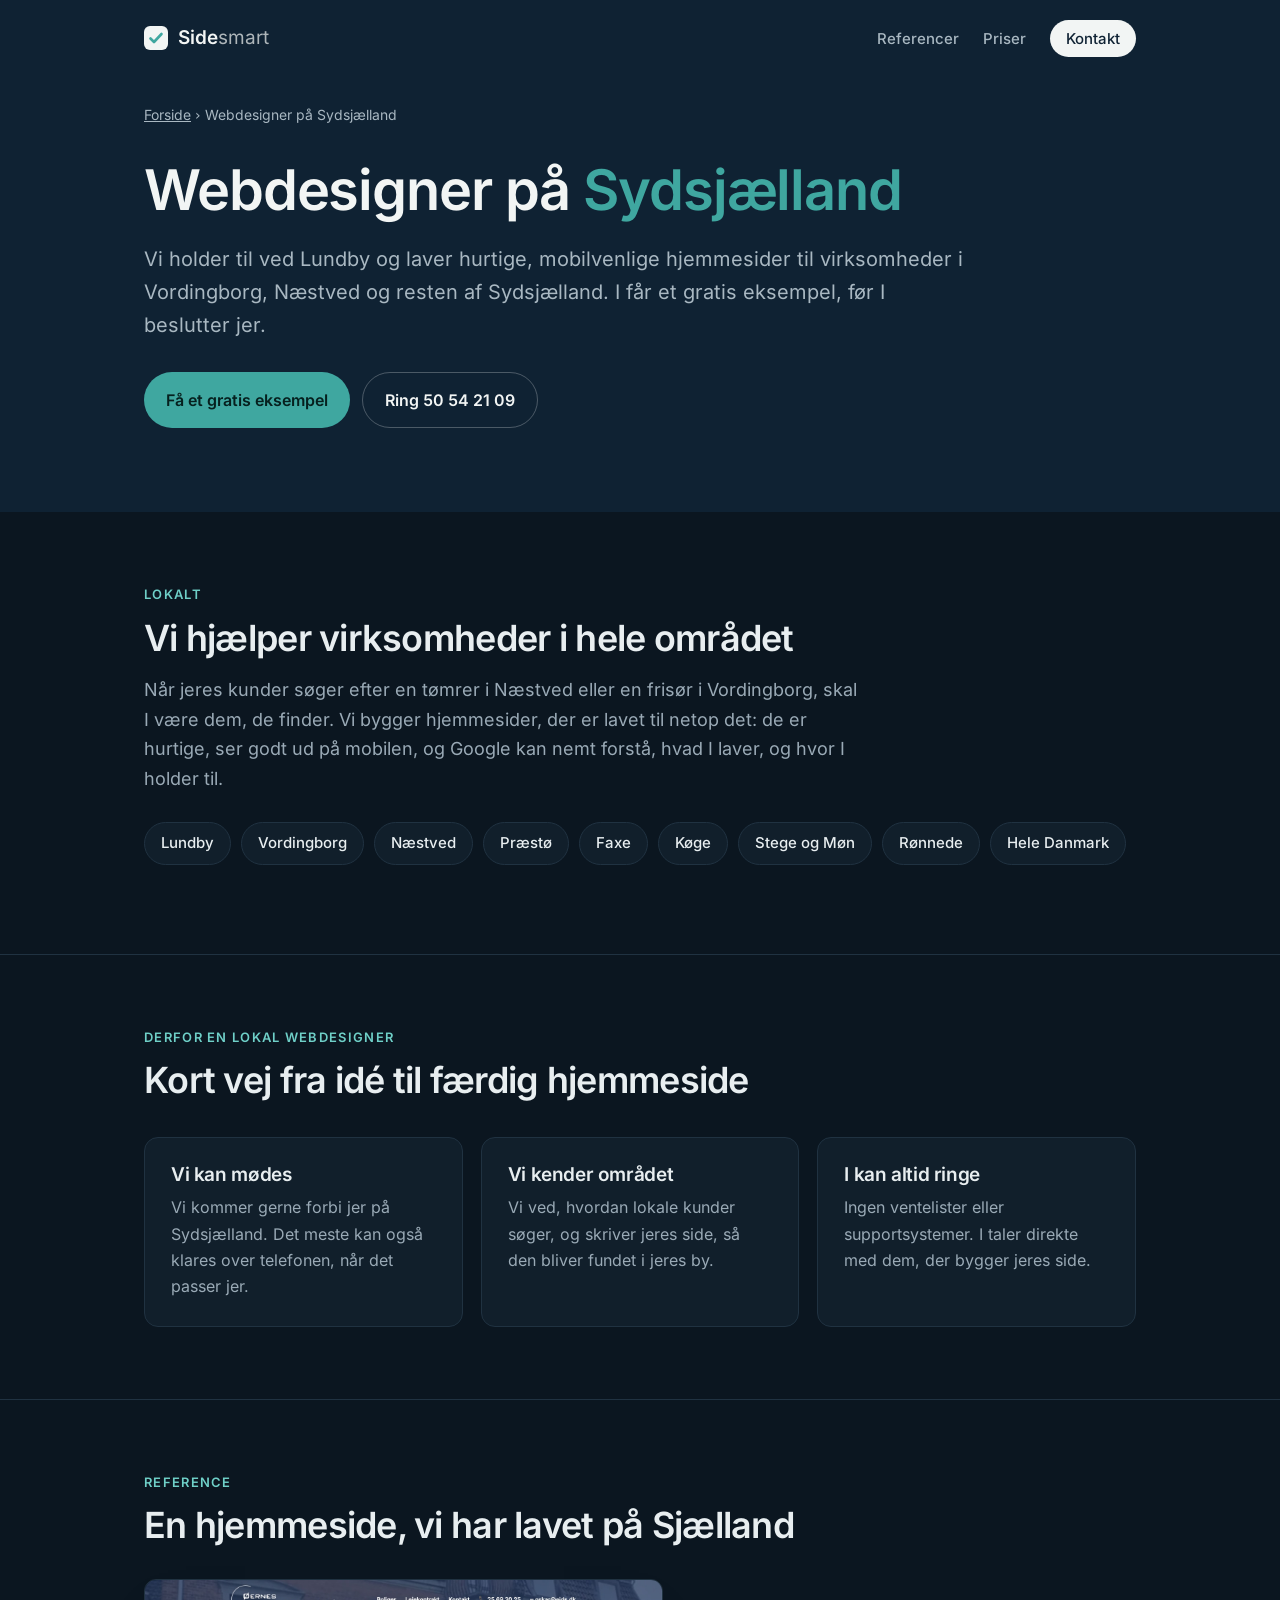
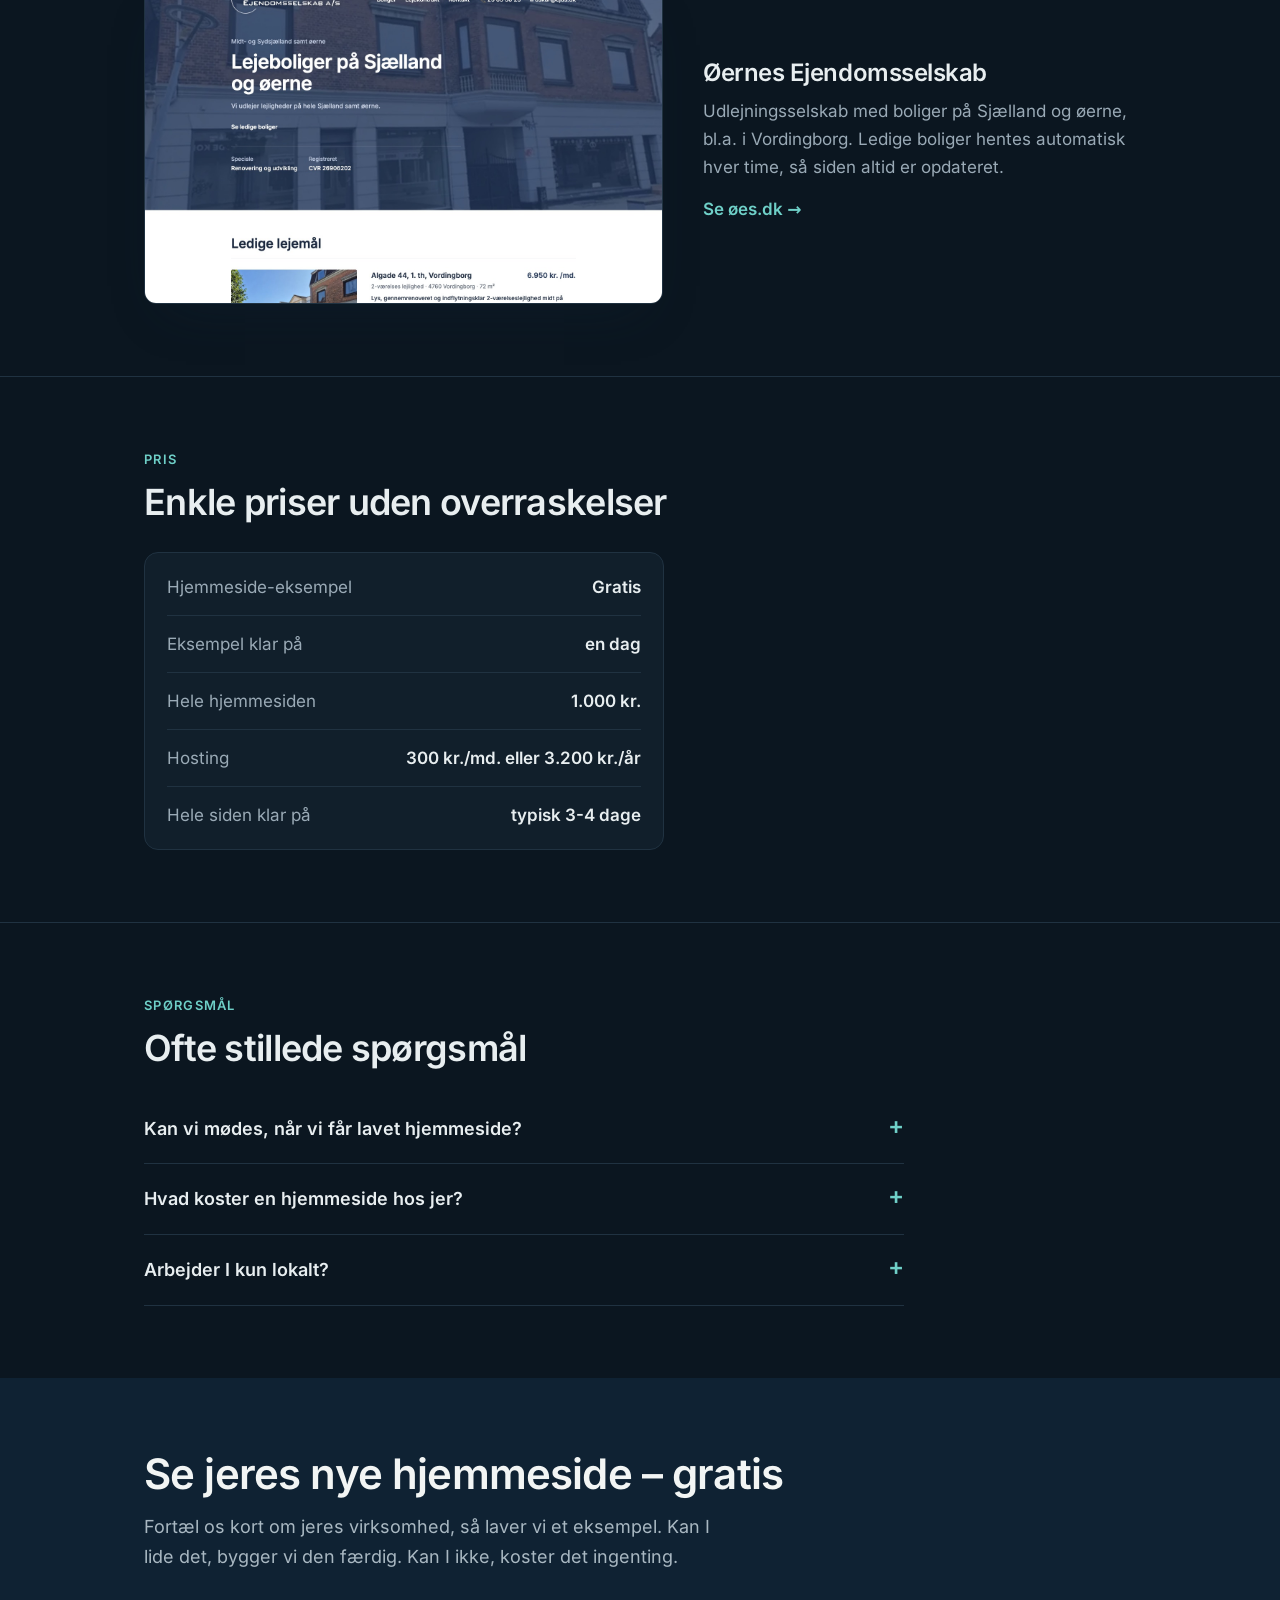
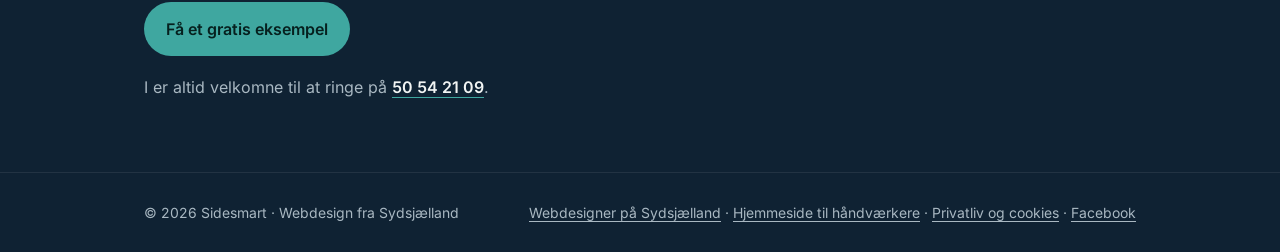
<file: webdesigner-sydsjaelland.html>
<!doctype html>
<html lang="da">
<head>
<meta charset="utf-8">
<meta name="viewport" content="width=device-width, initial-scale=1, viewport-fit=cover">
<title>Webdesigner på Sydsjælland – Vordingborg, Næstved og Lundby | Sidesmart</title>
<meta name="description" content="Lokal webdesigner på Sydsjælland. Sidesmart laver hurtige, mobilvenlige hjemmesider til virksomheder i Vordingborg, Næstved, Lundby, Præstø og omegn. Få et gratis eksempel.">
<link rel="canonical" href="https://sidesmart.dk/webdesigner-sydsjaelland.html">
<link rel="icon" href="/favicon.svg" type="image/svg+xml">
<meta name="theme-color" content="#0F2233">
<meta property="og:type" content="website">
<meta property="og:locale" content="da_DK">
<meta property="og:site_name" content="Sidesmart">
<meta property="og:url" content="https://sidesmart.dk/webdesigner-sydsjaelland.html">
<meta property="og:title" content="Webdesigner på Sydsjælland | Sidesmart">
<meta property="og:description" content="Hurtige, mobilvenlige hjemmesider til virksomheder på Sydsjælland. Få et gratis eksempel.">
<meta property="og:image" content="https://sidesmart.dk/og-billede.jpg">
<meta name="twitter:card" content="summary_large_image">
<script>(function(){var t="dark";try{t=localStorage.getItem("tema")||"dark"}catch(e){}document.documentElement.setAttribute("data-theme",t)})();</script>
<link rel="preload" href="/inter-600.woff2" as="font" type="font/woff2" crossorigin>
<link rel="stylesheet" href="/side.css">
<script type="application/ld+json">
{
  "@context": "https://schema.org",
  "@graph": [
    {
      "@type": "Service",
      "name": "Webdesign og hjemmesider på Sydsjælland",
      "serviceType": "Webdesign",
      "url": "https://sidesmart.dk/webdesigner-sydsjaelland.html",
      "provider": { "@type": "ProfessionalService", "@id": "https://sidesmart.dk/#virksomhed", "name": "Sidesmart", "sameAs": ["https://www.facebook.com/profile.php?id=61597050597617"], "url": "https://sidesmart.dk/", "telephone": "+45 50 54 21 09", "email": "william@sidesmart.dk" },
      "areaServed": [
        { "@type": "City", "name": "Vordingborg" },
        { "@type": "City", "name": "Næstved" },
        { "@type": "City", "name": "Lundby" },
        { "@type": "City", "name": "Præstø" },
        { "@type": "City", "name": "Faxe" },
        { "@type": "City", "name": "Køge" },
        { "@type": "City", "name": "Stege" },
        { "@type": "AdministrativeArea", "name": "Sydsjælland" }
      ],
      "offers": { "@type": "Offer", "price": "1000", "priceCurrency": "DKK", "description": "Hele hjemmesiden. Gratis eksempel først." }
    },
    {
      "@type": "BreadcrumbList",
      "itemListElement": [
        { "@type": "ListItem", "position": 1, "name": "Forside", "item": "https://sidesmart.dk/" },
        { "@type": "ListItem", "position": 2, "name": "Webdesigner på Sydsjælland", "item": "https://sidesmart.dk/webdesigner-sydsjaelland.html" }
      ]
    },
    {
      "@type": "FAQPage",
      "mainEntity": [
        { "@type": "Question", "name": "Kan vi mødes, når vi får lavet hjemmeside?",
          "acceptedAnswer": { "@type": "Answer", "text": "Ja. Vi holder til ved Lundby og kommer gerne forbi virksomheder på Sydsjælland. Det meste kan også klares over telefonen." } },
        { "@type": "Question", "name": "Hvad koster en hjemmeside hos en webdesigner på Sydsjælland?",
          "acceptedAnswer": { "@type": "Answer", "text": "Hos Sidesmart får I først et gratis eksempel. Kan I lide det, koster hele hjemmesiden 1.000 kr. Hosting koster 300 kr. om måneden eller 3.200 kr. om året." } },
        { "@type": "Question", "name": "Arbejder I kun lokalt?",
          "acceptedAnswer": { "@type": "Answer", "text": "Nej. Vi laver hjemmesider til virksomheder i hele Danmark, men vi kender Sydsjælland særligt godt." } }
      ]
    }
  ]
}
</script>
</head>
<body>

<div class="top">
  <div class="wrap">
    <header>
      <a class="logo" href="/" aria-label="Sidesmart – forside"><svg viewBox="0 0 24 24" aria-hidden="true"><rect width="24" height="24" rx="6" fill="currentColor"/><path d="M6.5 12.5l3.5 3.5 7.5-8" fill="none" stroke="#3FA7A0" stroke-width="2.6" stroke-linecap="round" stroke-linejoin="round"/></svg><span>Side<b>smart</b></span></a>
      <nav aria-label="Hovedmenu"><a href="/#referencer">Referencer</a><a href="/#spoergsmaal">Priser</a><a class="cta-small" href="/#kontakt">Kontakt</a></nav>
    </header>
    <p class="crumbs"><a href="/">Forside</a> › Webdesigner på Sydsjælland</p>
    <div class="intro">
      <h1>Webdesigner på <em>Sydsjælland</em></h1>
      <p class="lead">Vi holder til ved Lundby og laver hurtige, mobilvenlige hjemmesider til virksomheder i Vordingborg, Næstved og resten af Sydsjælland. I får et gratis eksempel, før I beslutter jer.</p>
      <div class="btns">
        <a class="btn btn-primary" href="/gratis-eksempel.html">Få et gratis eksempel</a>
        <a class="btn btn-ghost" href="tel:+4550542109">Ring 50 54 21 09</a>
      </div>
    </div>
  </div>
</div>

<main>
<section>
  <div class="wrap">
    <p class="kicker">Lokalt</p>
    <h2>Vi hjælper virksomheder i hele området</h2>
    <div class="text">
      <p>Når jeres kunder søger efter en tømrer i Næstved eller en frisør i Vordingborg, skal I være dem, de finder. Vi bygger hjemmesider, der er lavet til netop det: de er hurtige, ser godt ud på mobilen, og Google kan nemt forstå, hvad I laver, og hvor I holder til.</p>
    </div>
    <ul class="towns" aria-label="Byer vi hjælper">
      <li>Lundby</li><li>Vordingborg</li><li>Næstved</li><li>Præstø</li><li>Faxe</li><li>Køge</li><li>Stege og Møn</li><li>Rønnede</li><li>Hele Danmark</li>
    </ul>
  </div>
</section>

<section>
  <div class="wrap">
    <p class="kicker">Derfor en lokal webdesigner</p>
    <h2>Kort vej fra idé til færdig hjemmeside</h2>
    <div class="grid">
      <div class="card"><h3>Vi kan mødes</h3><p>Vi kommer gerne forbi jer på Sydsjælland. Det meste kan også klares over telefonen, når det passer jer.</p></div>
      <div class="card"><h3>Vi kender området</h3><p>Vi ved, hvordan lokale kunder søger, og skriver jeres side, så den bliver fundet i jeres by.</p></div>
      <div class="card"><h3>I kan altid ringe</h3><p>Ingen ventelister eller supportsystemer. I taler direkte med dem, der bygger jeres side.</p></div>
    </div>
  </div>
</section>

<section>
  <div class="wrap">
    <p class="kicker">Reference</p>
    <h2>En hjemmeside, vi har lavet på Sjælland</h2>
    <div class="ref">
      <img src="/oes-desktop.jpg" width="1440" height="900" alt="Forsiden af øes.dk med lejeboliger på Sjælland og øerne" loading="lazy">
      <div>
        <h3>Øernes Ejendomsselskab</h3>
        <p>Udlejningsselskab med boliger på Sjælland og øerne, bl.a. i Vordingborg. Ledige boliger hentes automatisk hver time, så siden altid er opdateret.</p>
        <a class="link-arrow" href="https://xn--es-kka.dk" target="_blank" rel="noopener">Se øes.dk →</a>
      </div>
    </div>
  </div>
</section>

<section>
  <div class="wrap">
    <p class="kicker">Pris</p>
    <h2>Enkle priser uden overraskelser</h2>
    <div class="prices">
      <div><span>Hjemmeside-eksempel</span><strong>Gratis</strong></div>
      <div><span>Eksempel klar på</span><strong>en dag</strong></div>
      <div><span>Hele hjemmesiden</span><strong>1.000 kr.</strong></div>
      <div><span>Hosting</span><strong>300 kr./md. eller 3.200 kr./år</strong></div>
      <div><span>Hele siden klar på</span><strong>typisk 3-4 dage</strong></div>
    </div>
  </div>
</section>

<section>
  <div class="wrap">
    <p class="kicker">Spørgsmål</p>
    <h2>Ofte stillede spørgsmål</h2>
    <div class="faq">
      <details><summary>Kan vi mødes, når vi får lavet hjemmeside?</summary><p>Ja. Vi holder til ved Lundby og kommer gerne forbi virksomheder på Sydsjælland. Det meste kan også klares over telefonen.</p></details>
      <details><summary>Hvad koster en hjemmeside hos jer?</summary><p>I får først et gratis eksempel. Kan I lide det, koster hele hjemmesiden 1.000 kr. Hosting koster 300 kr. om måneden eller 3.200 kr. om året.</p></details>
      <details><summary>Arbejder I kun lokalt?</summary><p>Nej. Vi laver hjemmesider til virksomheder i hele Danmark, men vi kender Sydsjælland særligt godt.</p></details>
    </div>
  </div>
</section>
</main>

<section class="cta">
  <div class="wrap">
    <h2>Se jeres nye hjemmeside – gratis</h2>
    <p>Fortæl os kort om jeres virksomhed, så laver vi et eksempel. Kan I lide det, bygger vi den færdig. Kan I ikke, koster det ingenting.</p>
    <div class="btns"><a class="btn btn-primary" href="/gratis-eksempel.html">Få et gratis eksempel</a></div>
    <p class="call">I er altid velkomne til at ringe på <a href="tel:+4550542109">50 54 21 09</a>.</p>
  </div>
</section>

<footer>
  <div class="wrap">
    <span>© 2026 Sidesmart · Webdesign fra Sydsjælland</span>
    <span><a href="/webdesigner-sydsjaelland.html">Webdesigner på Sydsjælland</a> · <a href="/hjemmeside-til-haandvaerkere.html">Hjemmeside til håndværkere</a> · <a href="/privatliv.html">Privatliv og cookies</a> · <a href="https://www.facebook.com/profile.php?id=61597050597617" target="_blank" rel="noopener">Facebook</a></span>
  </div>
</footer>

<a class="call-fab" href="tel:+4550542109" aria-label="Ring til Sidesmart på 50 54 21 09">Ring nu</a>
<script src="/samtykke.js"></script>
<script data-goatcounter="https://sidesmart.goatcounter.com/count" async src="https://gc.zgo.at/count.js"></script>
</body>
</html>
</file>
<file: side.css>
/* Sidesmart – fælles stil til undersider (samme udtryk som forsiden) */
@font-face{font-family:"Inter";font-weight:400;font-display:swap;src:url(/inter-400.woff2) format("woff2")}
@font-face{font-family:"Inter";font-weight:500;font-display:swap;src:url(/inter-500.woff2) format("woff2")}
@font-face{font-family:"Inter";font-weight:600;font-display:swap;src:url(/inter-600.woff2) format("woff2")}

:root{
  --fjord:#0F2233;--fjord-2:#183449;--ink:#14212E;--muted:#5A6878;
  --bg:#FAFAF7;--card:#FFFFFF;--soft:#EEF1EF;--line:#DDE3E3;
  --pixel:#3FA7A0;--pixel-ink:#0B6B66;--on-dark:#F2F5F4;--on-dark-muted:#A9B8C2;
  --r:14px;color-scheme:light
}
:root[data-theme="dark"]{
  --ink:#E8EEF0;--muted:#9AAAB6;--bg:#0B1620;--card:#111F2B;--soft:#0F1C27;
  --line:#203241;--pixel-ink:#6FD0C8;color-scheme:dark
}
*,*::before,*::after{box-sizing:border-box}
html{-webkit-text-size-adjust:100%}
body{margin:0;background:var(--bg);color:var(--ink);font:400 17px/1.65 "Inter",system-ui,-apple-system,"Segoe UI",sans-serif;-webkit-font-smoothing:antialiased}
img{max-width:100%;height:auto;display:block}
a{color:inherit}
h1,h2,h3{font-weight:600;letter-spacing:-.02em;line-height:1.15;margin:0}
p{margin:0}
:focus-visible{outline:2px solid var(--pixel);outline-offset:3px;border-radius:4px}
.wrap{max-width:1040px;margin:0 auto;padding:0 24px}
@media (max-width:600px){.wrap{padding:0 16px}}

/* Top */
.top{background:var(--fjord);color:var(--on-dark)}
.top header{display:flex;align-items:center;justify-content:space-between;padding:22px 0}
.logo{display:inline-flex;align-items:center;gap:10px;text-decoration:none;font-weight:600;font-size:19px}
.logo b{font-weight:400;opacity:.7}
.logo svg{width:24px;height:24px;flex:none}
.top nav a{color:var(--on-dark-muted);text-decoration:none;font-weight:500;font-size:15px;margin-left:24px}
.top nav a:hover{color:var(--on-dark)}
.top nav .cta-small{color:var(--fjord);background:var(--on-dark);padding:9px 16px;border-radius:999px}
@media (max-width:640px){.top nav a:not(.cta-small){display:none}}
.crumbs{font-size:14px;color:var(--on-dark-muted);padding-top:28px}
.crumbs a{color:var(--on-dark-muted)}
.intro{padding:20px 0 84px;max-width:820px}
.intro h1{font-size:clamp(34px,5vw,56px);margin-top:12px}
.intro h1 em{font-style:normal;color:var(--pixel)}
.intro .lead{font-size:clamp(18px,2vw,20px);color:var(--on-dark-muted);margin-top:20px}
.btns{display:flex;flex-wrap:wrap;gap:12px;margin-top:30px}
.btn{display:inline-flex;align-items:center;gap:8px;padding:14px 22px;border-radius:999px;font-weight:600;font-size:16px;text-decoration:none}
.btn-primary{background:var(--pixel);color:#06201E}
.btn-primary:hover{background:#52B8B1}
.btn-ghost{color:var(--on-dark);border:1px solid rgba(255,255,255,.25)}
.btn-ghost:hover{border-color:rgba(255,255,255,.6)}

/* Indhold */
section{padding:72px 0}
section+section{border-top:1px solid var(--line)}
.kicker{font-size:13px;font-weight:600;letter-spacing:.1em;text-transform:uppercase;color:var(--pixel-ink);margin-bottom:12px}
h2{font-size:clamp(26px,3.4vw,36px);max-width:720px}
.text{max-width:720px}
.text p,.text li{color:var(--muted);font-size:18px}
.text p{margin-top:16px}
.text ul{margin:16px 0 0;padding-left:20px}
.text li{margin-top:6px}
.grid{display:grid;grid-template-columns:repeat(3,1fr);gap:18px;margin-top:36px}
@media (max-width:860px){.grid{grid-template-columns:1fr}}
.card{background:var(--card);border:1px solid var(--line);border-radius:var(--r);padding:26px}
.card h3{font-size:19px;margin-bottom:8px}
.card p{color:var(--muted);font-size:16px}
.towns{display:flex;flex-wrap:wrap;gap:10px;margin-top:28px;padding:0;list-style:none}
.towns li{background:var(--card);border:1px solid var(--line);border-radius:999px;padding:8px 16px;font-weight:500;font-size:15px}
.prices{max-width:520px;margin-top:28px;border:1px solid var(--line);border-radius:var(--r);background:var(--card);padding:6px 22px}
.prices div{display:flex;justify-content:space-between;gap:16px;padding:14px 0;border-bottom:1px solid var(--line);color:var(--muted)}
.prices div:last-child{border-bottom:0}
.prices strong{color:var(--ink);white-space:nowrap}
.ref{display:grid;grid-template-columns:1.2fr 1fr;gap:40px;align-items:center;margin-top:32px}
@media (max-width:860px){.ref{grid-template-columns:1fr;gap:24px}}
.ref img{border-radius:12px;border:1px solid var(--line);box-shadow:0 24px 50px -24px rgba(15,34,51,.4)}
.ref h3{font-size:24px}
.ref p{color:var(--muted);margin-top:10px}
.link-arrow{display:inline-block;margin-top:14px;font-weight:600;color:var(--pixel-ink);text-decoration:none}
.link-arrow:hover{text-decoration:underline;text-underline-offset:4px}
.faq{max-width:760px;margin-top:24px}
.faq details{border-bottom:1px solid var(--line)}
.faq summary{list-style:none;cursor:pointer;display:flex;justify-content:space-between;gap:20px;padding:20px 0;font-weight:600;font-size:18px}
.faq summary::-webkit-details-marker{display:none}
.faq summary::after{content:"+";display:inline-block;color:var(--pixel-ink);font-size:24px;line-height:1;transition:transform .2s}
.faq details[open] summary::after{transform:rotate(45deg)}
.faq details p{color:var(--muted);padding:0 0 20px}

/* Afslutning */
.cta{background:var(--fjord);color:var(--on-dark);text-align:left}
.cta h2{font-size:clamp(28px,4vw,42px)}
.cta p{color:var(--on-dark-muted);font-size:18px;margin-top:14px;max-width:600px}
.cta .call{margin-top:18px;font-size:16px;color:var(--on-dark-muted)}
.cta .call a{color:var(--on-dark);font-weight:600;text-decoration:none;border-bottom:1px solid var(--pixel);white-space:nowrap}
footer{background:var(--fjord);color:var(--on-dark-muted);font-size:14px;border-top:1px solid rgba(255,255,255,.08)}
footer .wrap{display:flex;flex-wrap:wrap;gap:12px 24px;justify-content:space-between;align-items:center;padding-top:28px;padding-bottom:28px}
footer a{color:inherit;text-underline-offset:3px}
footer a:hover{color:var(--on-dark)}
.call-fab{display:none}
@media (max-width:760px){
  .call-fab{position:fixed;right:16px;bottom:calc(16px + env(safe-area-inset-bottom,0px));z-index:20;display:inline-flex;align-items:center;gap:8px;padding:13px 20px;border-radius:999px;background:var(--pixel);color:#06201E;font-weight:600;font-size:16px;text-decoration:none;box-shadow:0 10px 24px -6px rgba(0,0,0,.45)}
  footer .wrap{padding-bottom:96px}
}
@media (prefers-reduced-motion:reduce){.faq summary::after{transition:none}}
</file>
